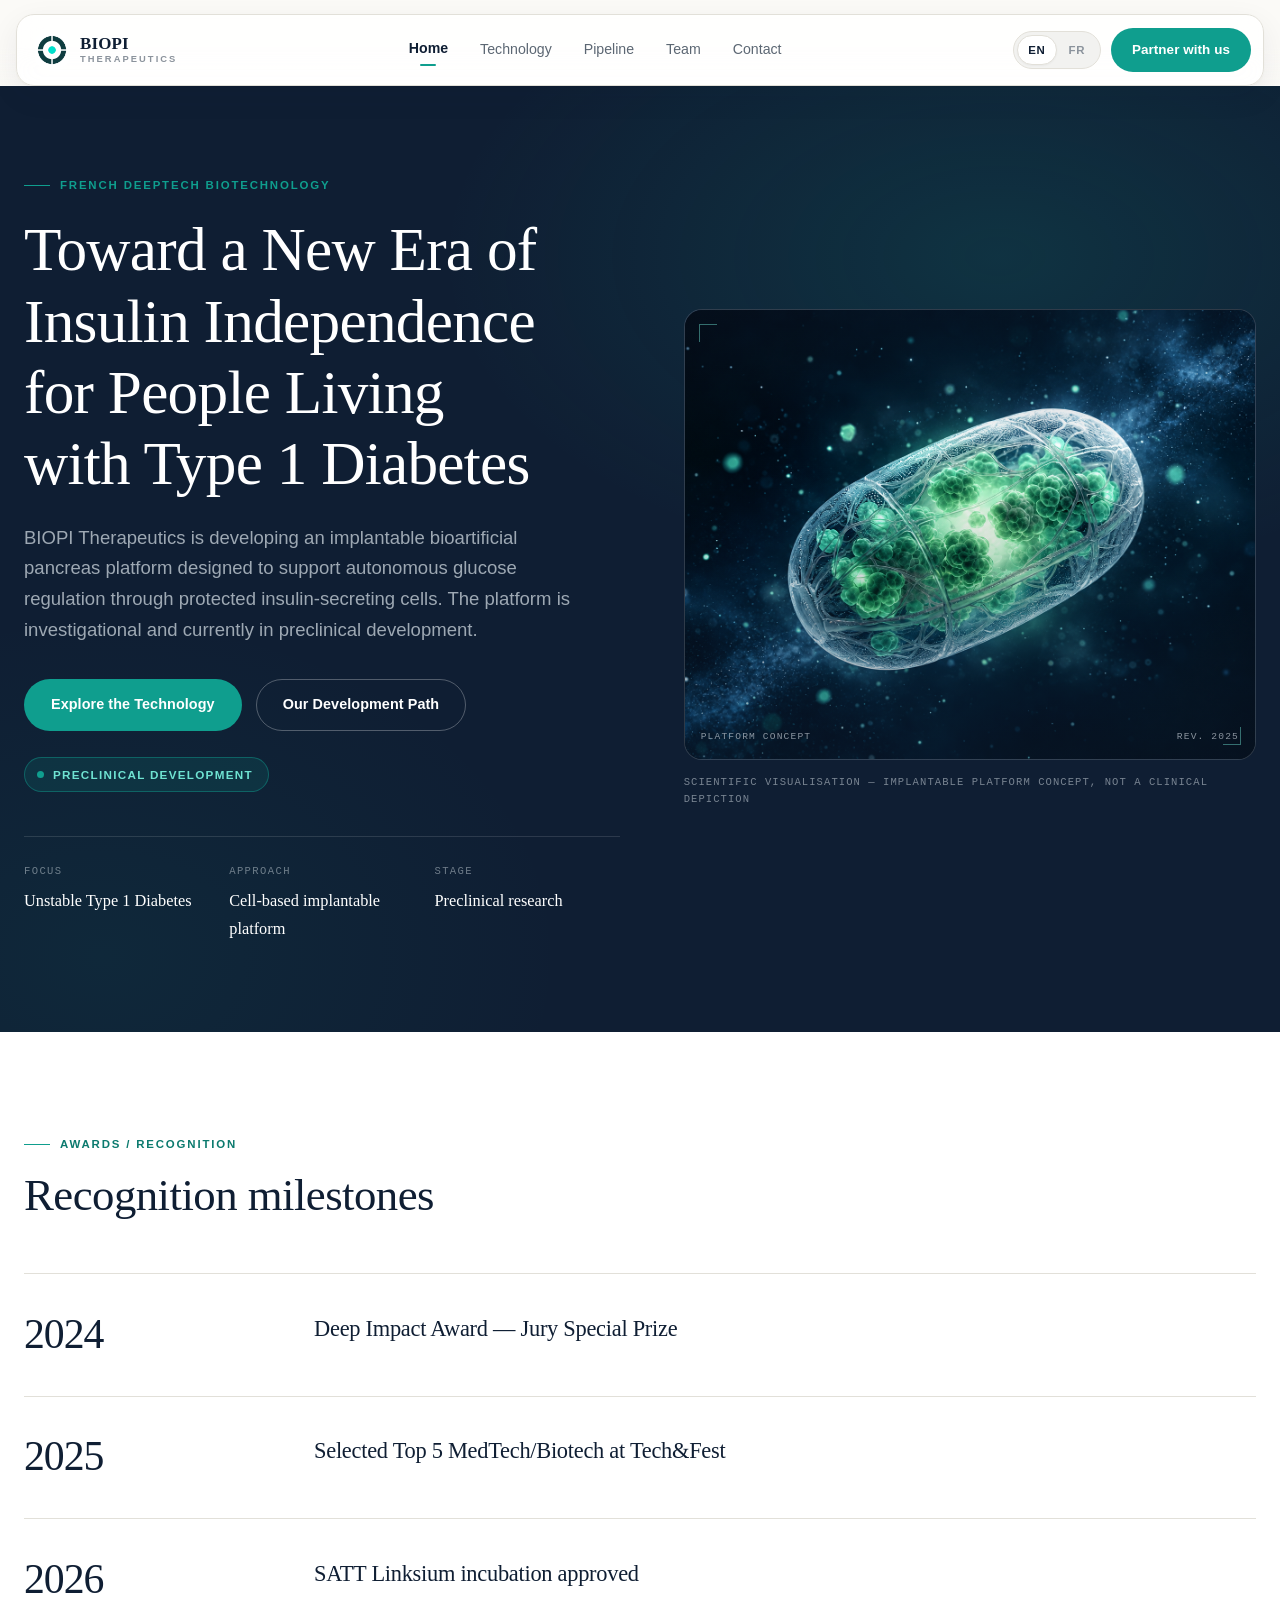
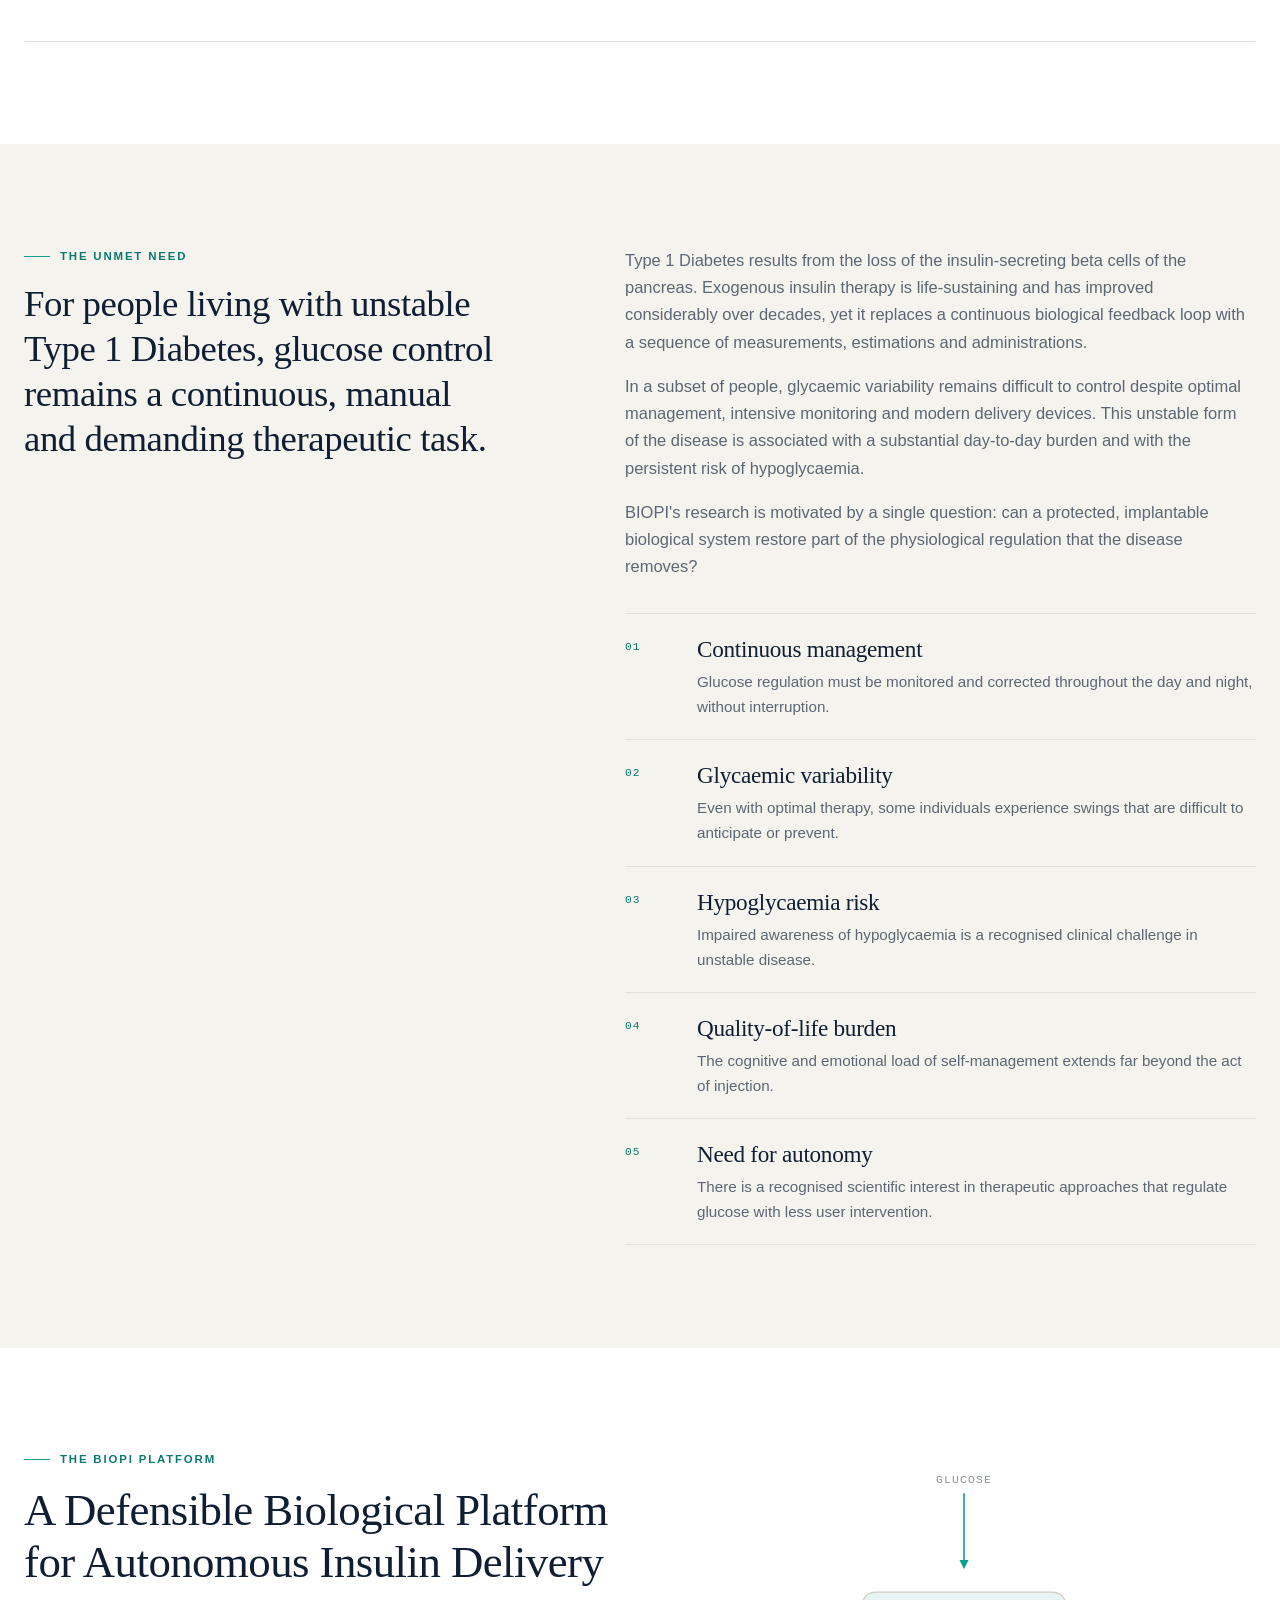
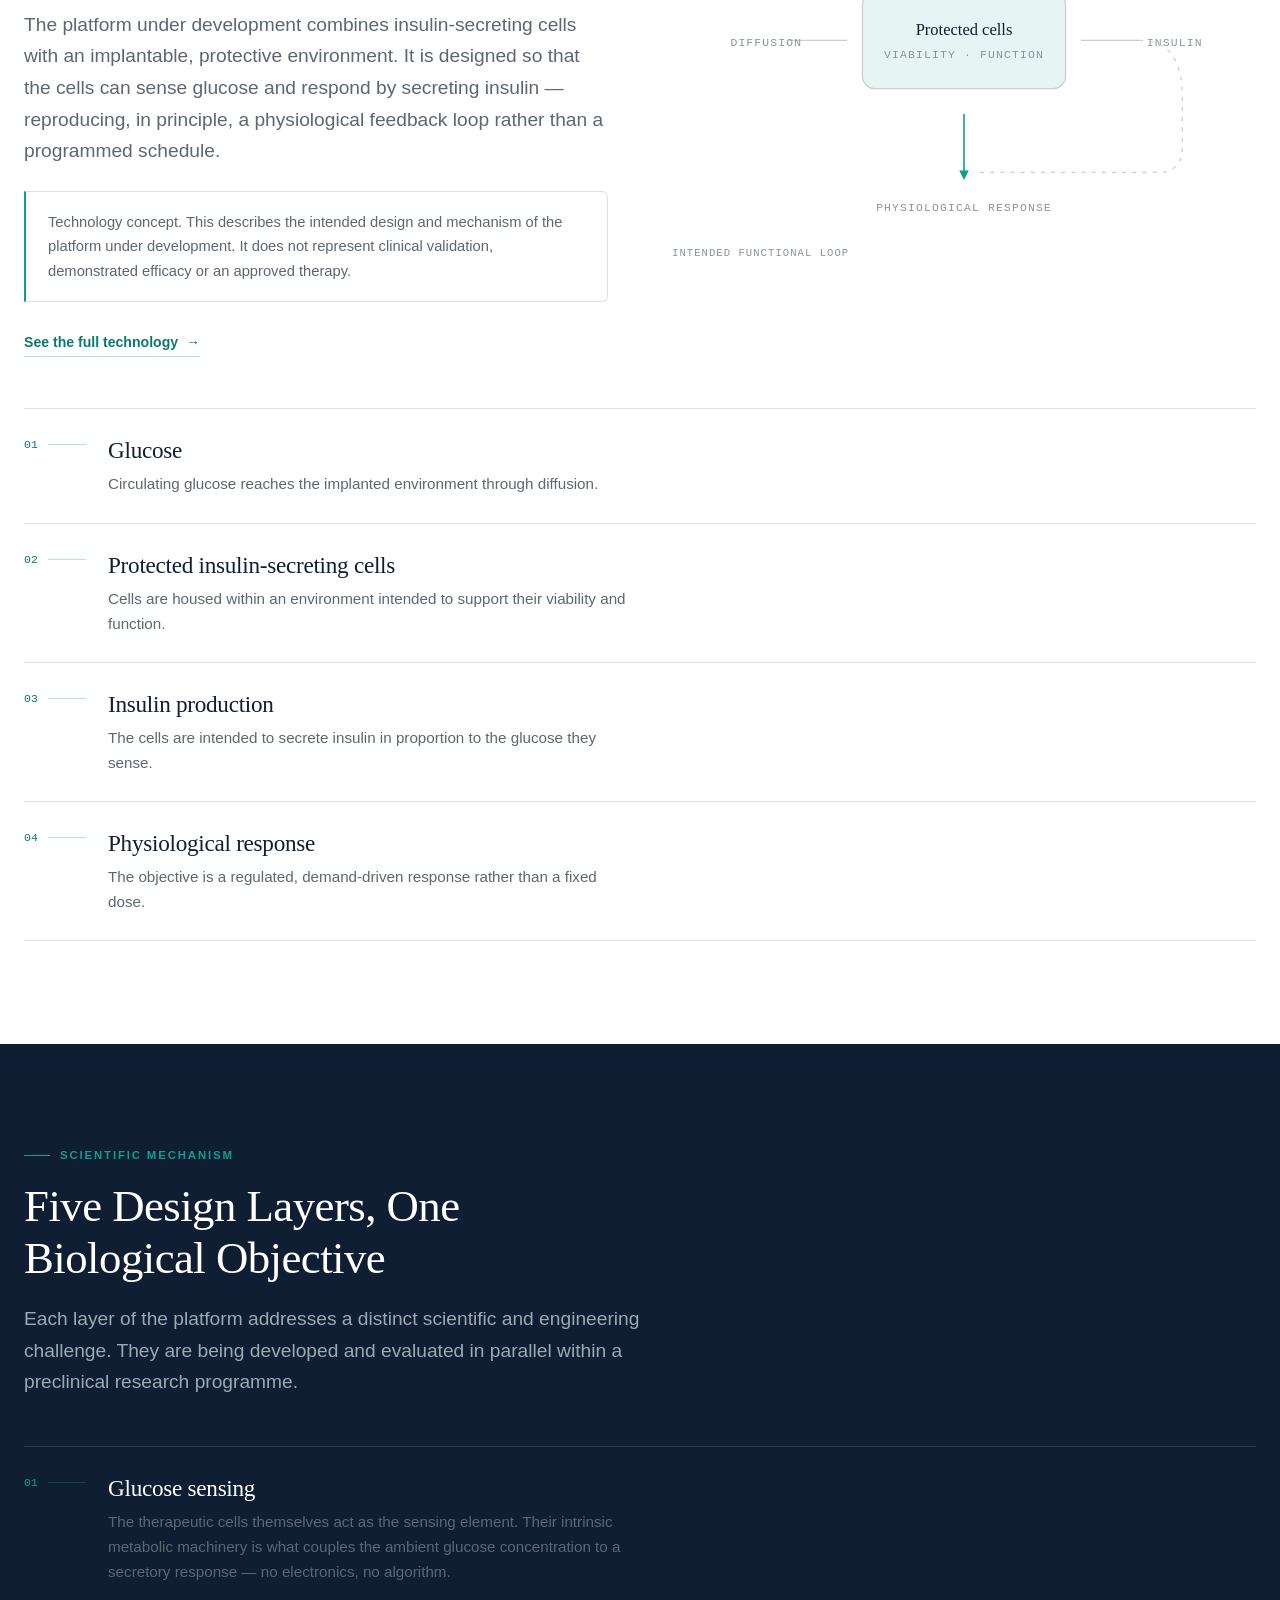
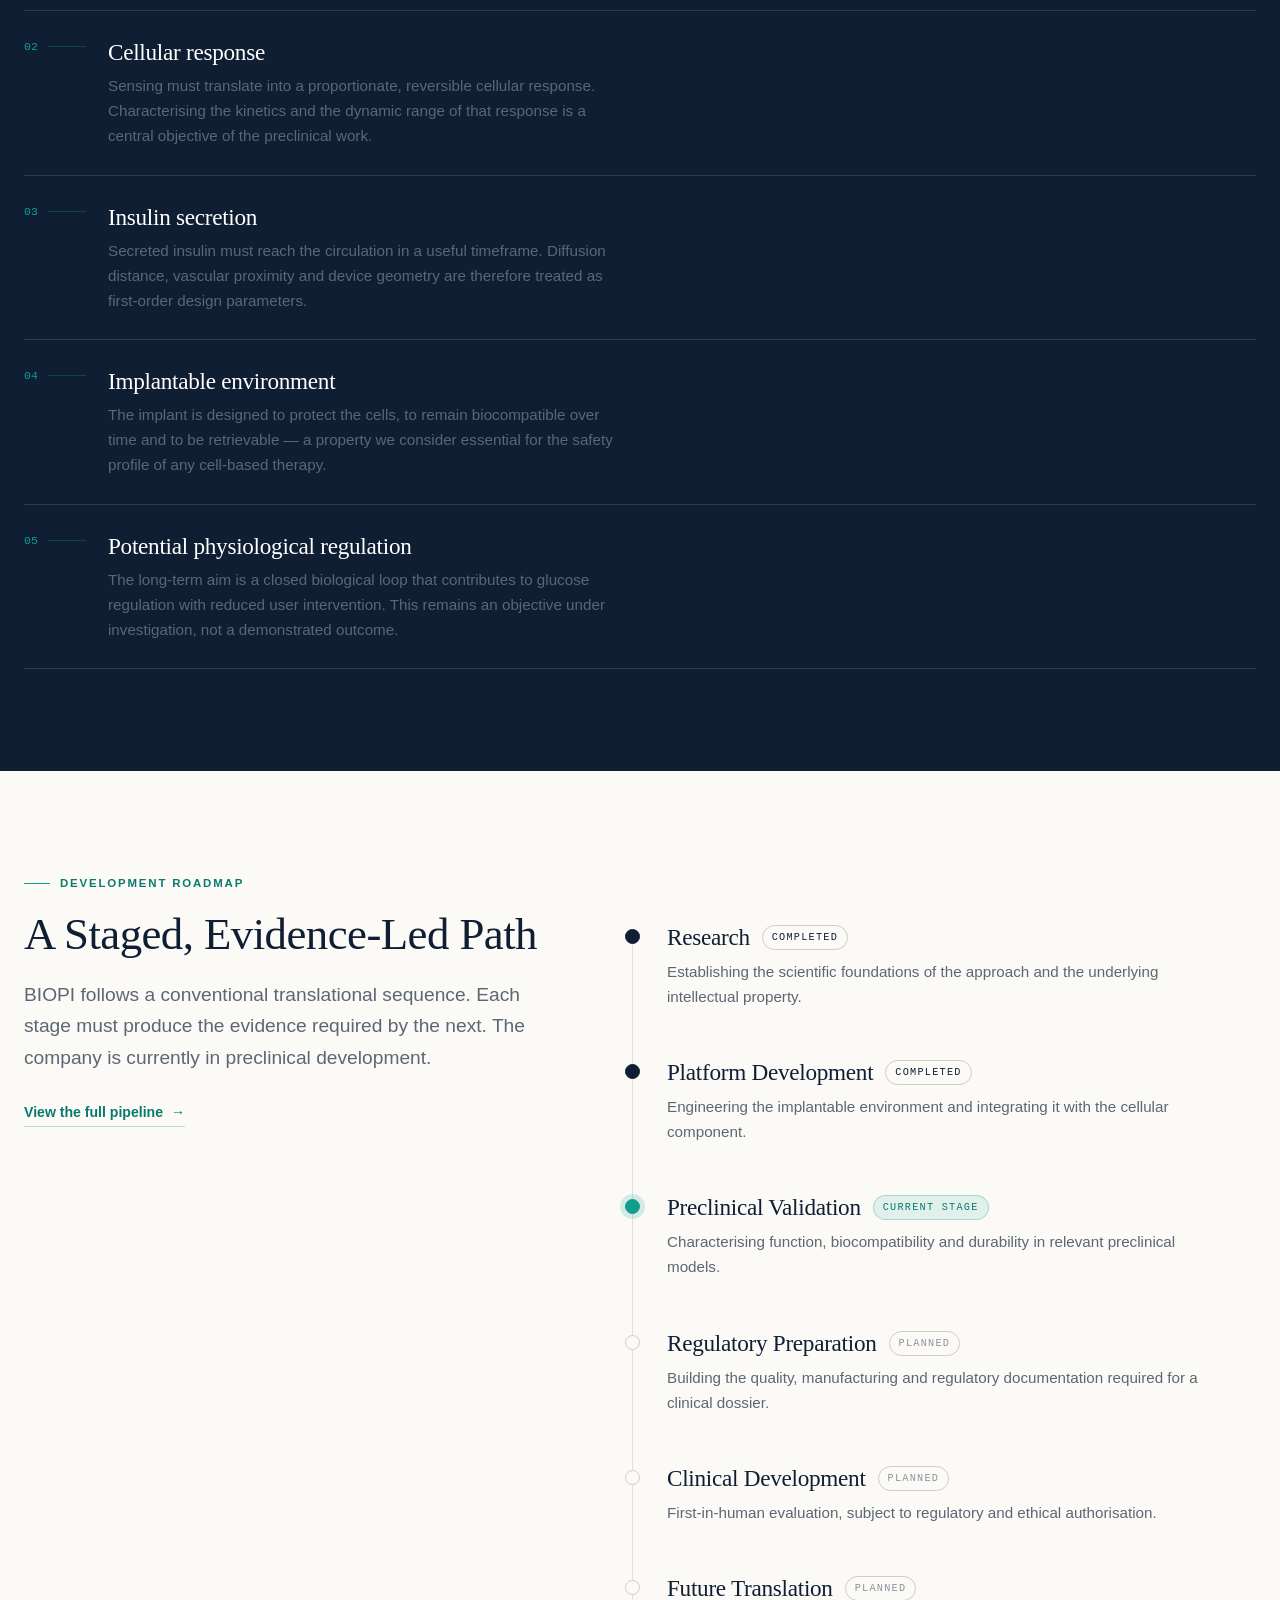
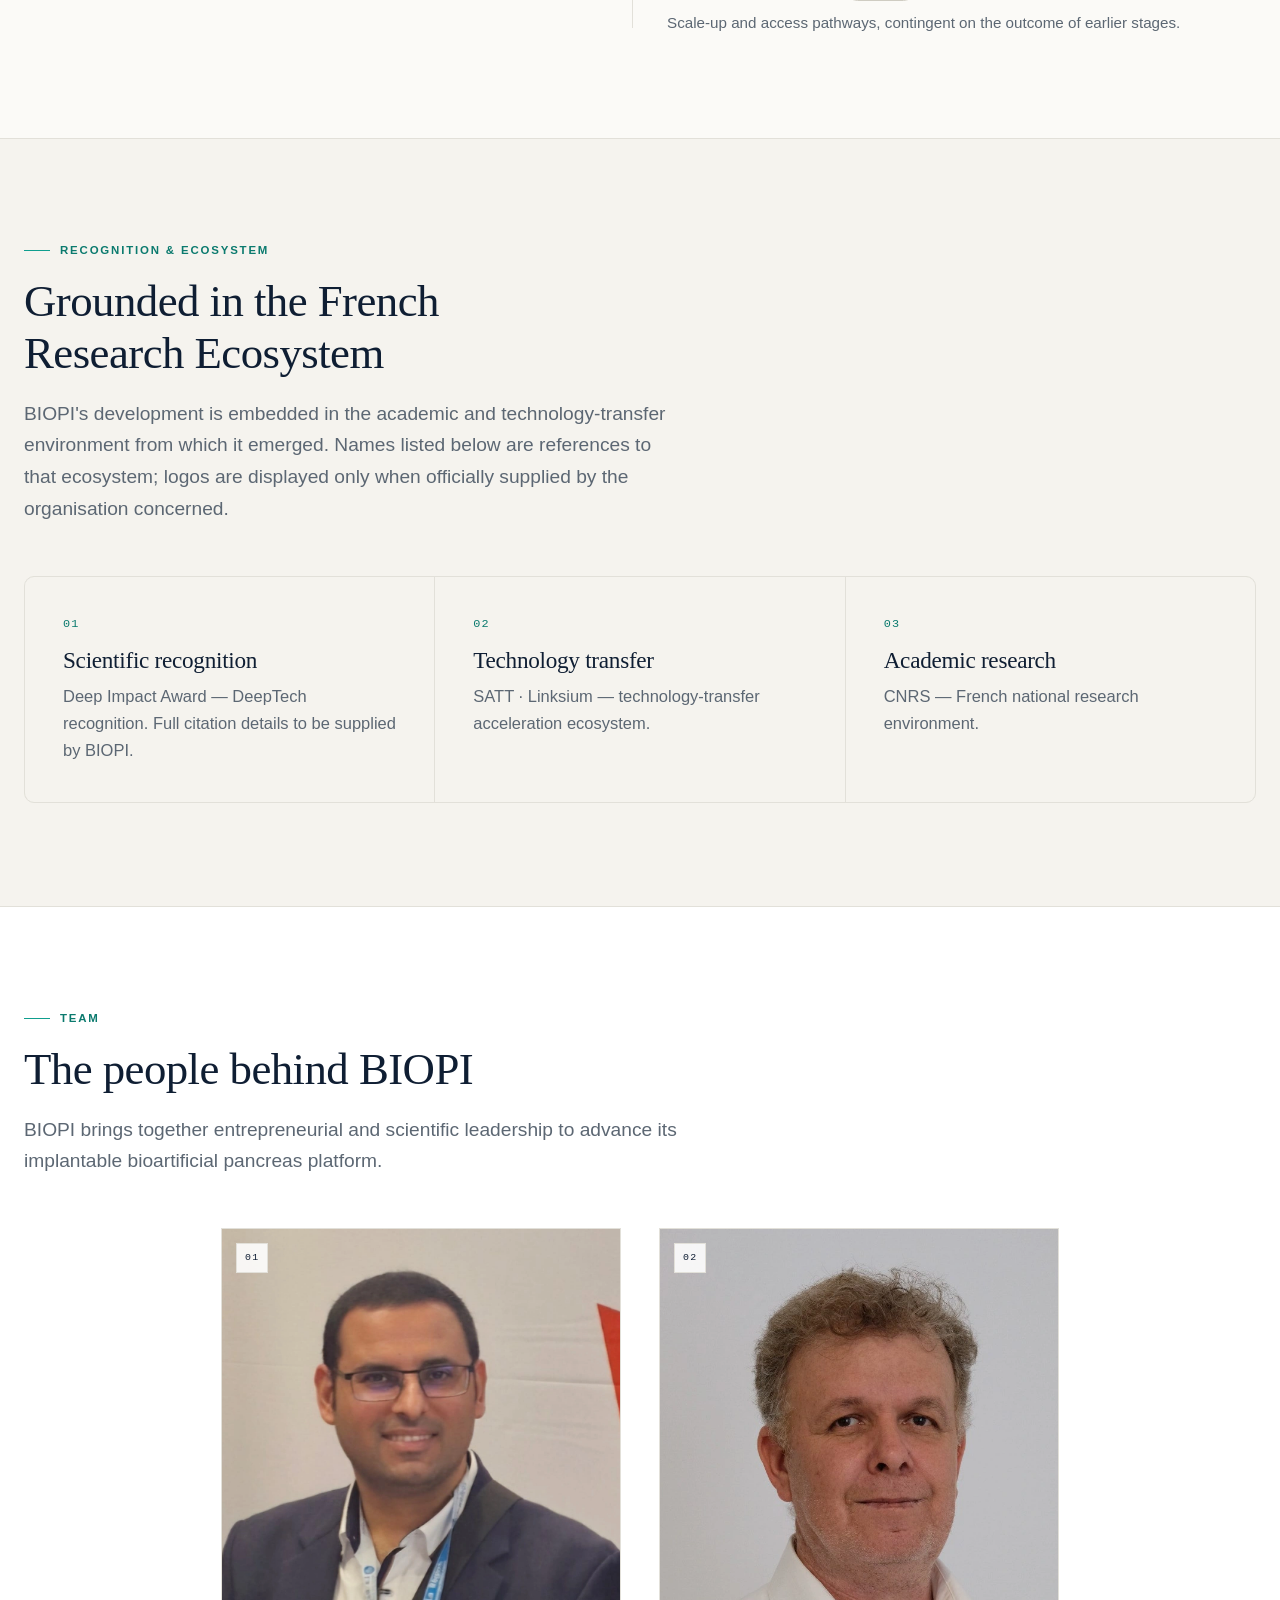
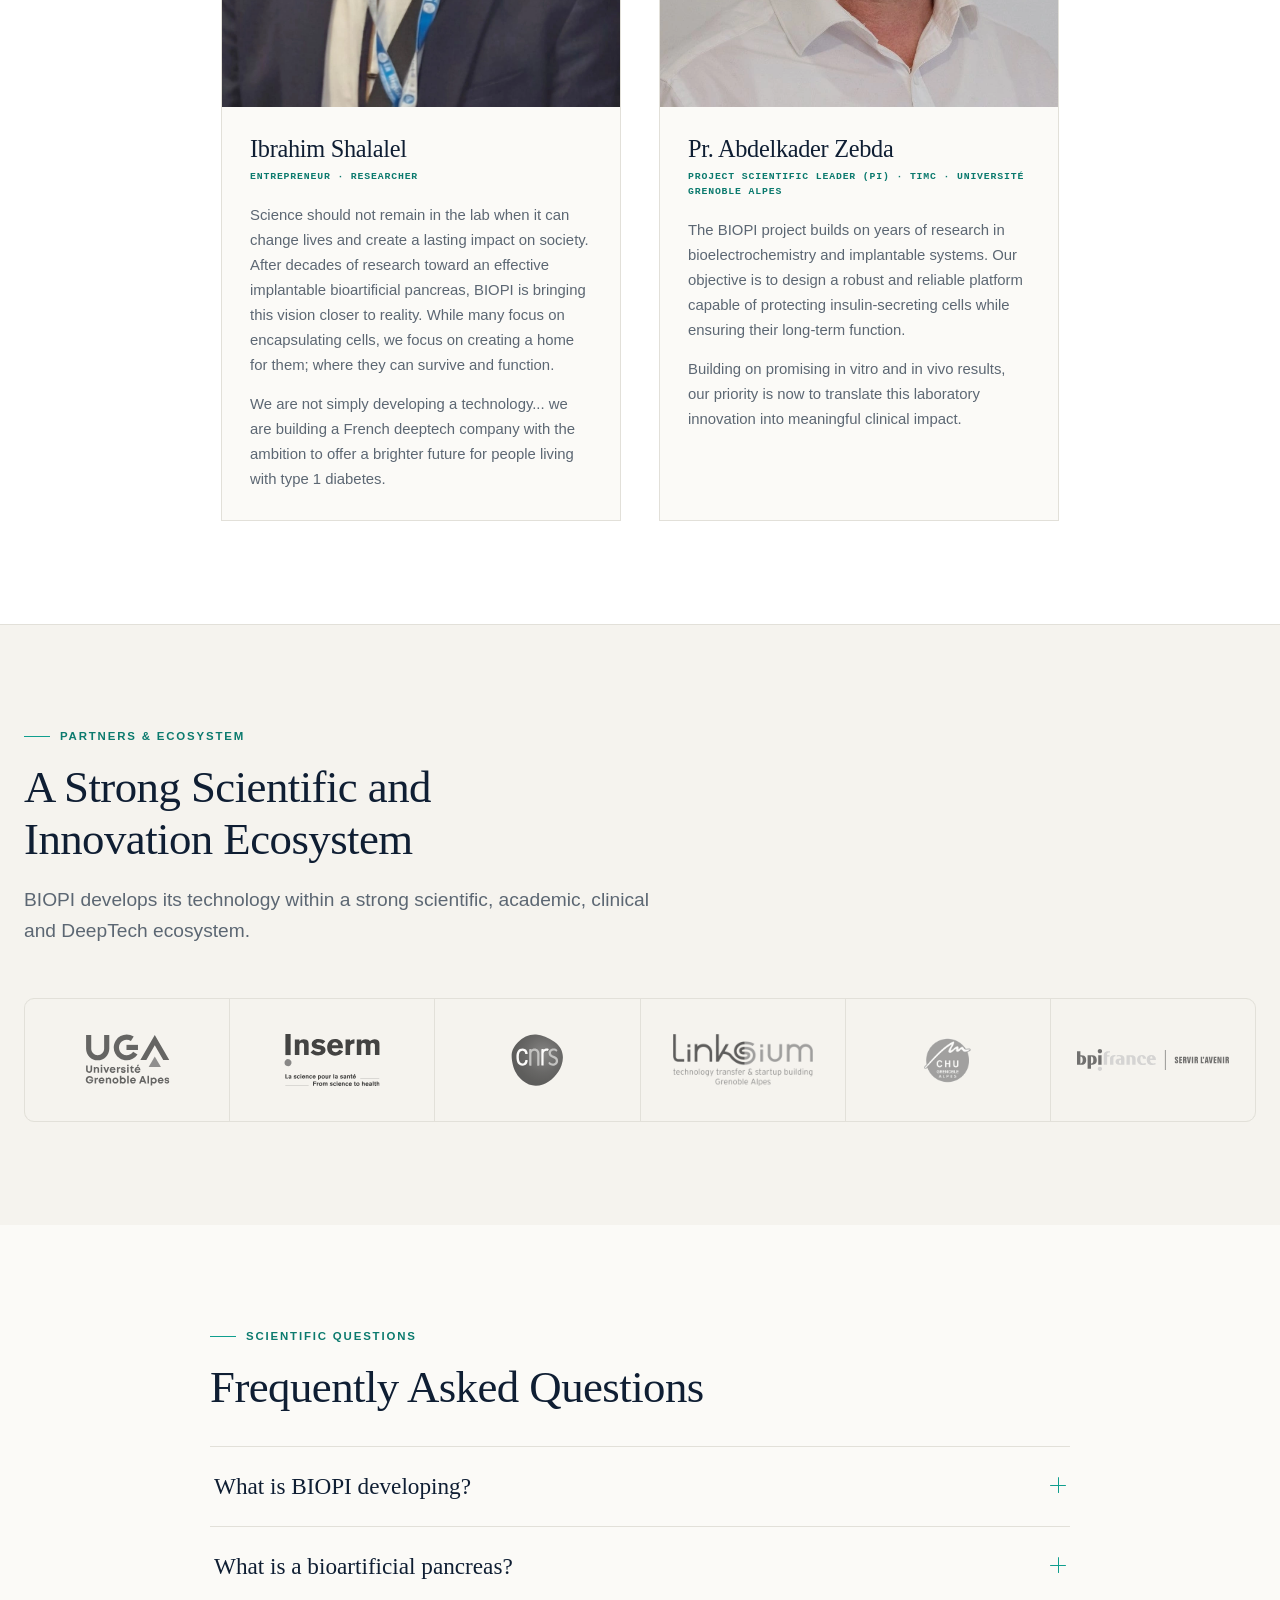
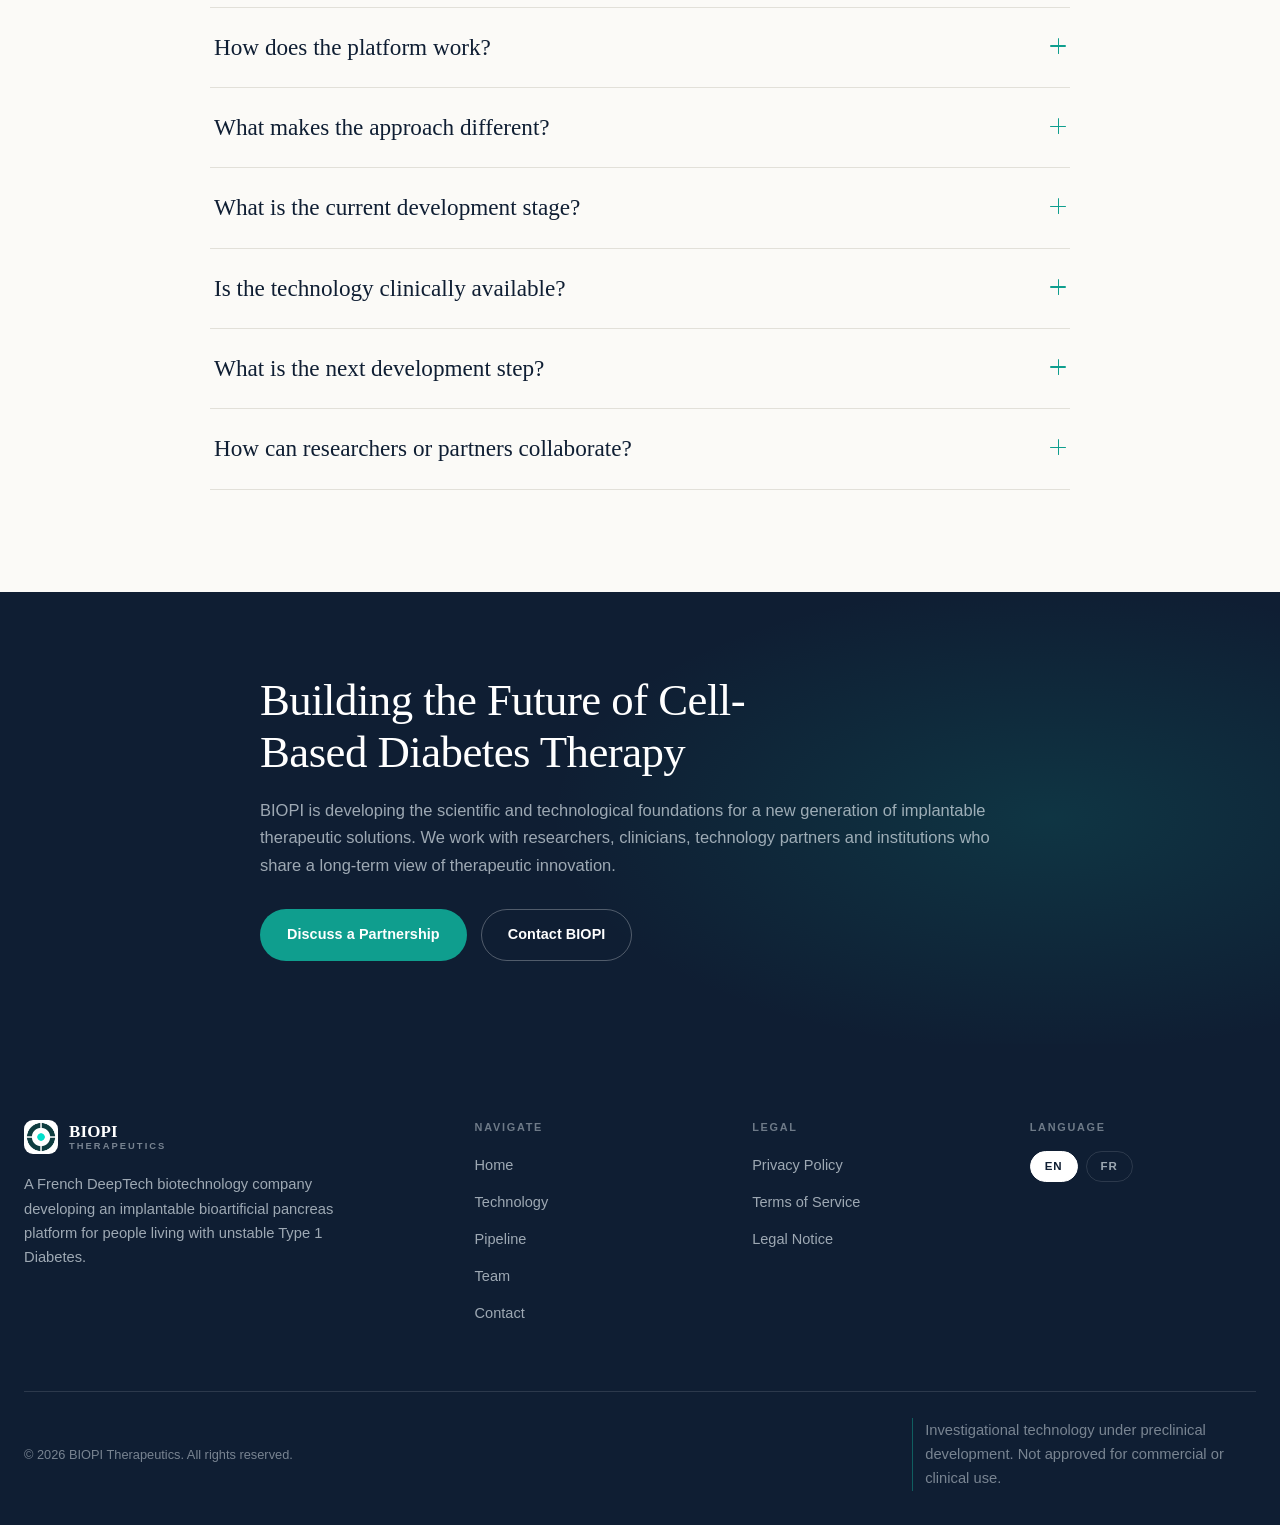
<file: biopi/index.html>
<!DOCTYPE html>
<html lang="en">
<head>
  <meta charset="UTF-8">
  <meta name="viewport" content="width=device-width, initial-scale=1">
  <title>BIOPI Therapeutics — Implantable Bioartificial Pancreas Platform</title>
  <meta name="description" content="BIOPI Therapeutics is a French DeepTech biotechnology company developing an implantable bioartificial pancreas platform for unstable Type 1 Diabetes. Preclinical development.">
  <meta name="keywords" content="BIOPI Therapeutics, bioartificial pancreas, Type 1 Diabetes, implantable platform, cell therapy, encapsulation, biotechnology, DeepTech, France, preclinical research">
  <meta name="author" content="BIOPI Therapeutics">
  <meta name="robots" content="index, follow">
  <link rel="canonical" href="https://www.biopi-therapeutics.com/">

  <meta property="og:type" content="website">
  <meta property="og:site_name" content="BIOPI Therapeutics">
  <meta property="og:locale" content="en_GB">
  <meta property="og:locale:alternate" content="fr_FR">
  <meta property="og:title" content="BIOPI Therapeutics — Implantable Bioartificial Pancreas Platform">
  <meta property="og:description" content="BIOPI Therapeutics is a French DeepTech biotechnology company developing an implantable bioartificial pancreas platform for unstable Type 1 Diabetes. Preclinical development.">
  <meta property="og:image" content="assets/img/apple-touch-icon.png">
  <meta name="twitter:card" content="summary_large_image">
  <meta name="twitter:title" content="BIOPI Therapeutics — Implantable Bioartificial Pancreas Platform">
  <meta name="twitter:description" content="BIOPI Therapeutics is a French DeepTech biotechnology company developing an implantable bioartificial pancreas platform for unstable Type 1 Diabetes. Preclinical development.">

  <link rel="icon" type="image/png" href="assets/img/apple-touch-icon.ico">
  <link rel="apple-touch-icon" sizes="180x180" href="assets/img/apple-touch-icon.png">
  <link rel="icon" type="image/png" sizes="192x192" href="assets/img/apple-touch-icon.png">
  <meta name="theme-color" content="#0F1E33">

  <link rel="stylesheet" href="css/style.css">
  <link rel="stylesheet" href="css/responsive.css">
  <link rel="stylesheet" href="css/animations.css">
</head>
<body data-page="home">
  <a class="skip-link" href="#main" data-i18n="a11y.skip">Skip to main content</a>
  <header class="site-header">
    <nav class="navbar" data-i18n-attr="aria-label:nav.aria.primary">
      <a class="brand" href="index.html" data-i18n-attr="aria-label:nav.aria.brand">
        <img class="brand__mark" src="assets/img/logo.png" alt="" width="34" height="34" aria-hidden="true">
        <span class="brand__text">
          <span class="brand__name" data-i18n="brand.name">BIOPI</span>
          <span class="brand__sub" data-i18n="brand.sub">Therapeutics</span>
        </span>
      </a>
      <ul class="nav-links">
          <li><a href="index.html" data-nav="home" data-i18n="nav.home">Home</a></li>
          <li><a href="technology.html" data-nav="technology" data-i18n="nav.technology">Technology</a></li>
          <li><a href="pipeline.html" data-nav="pipeline" data-i18n="nav.pipeline">Pipeline</a></li>
          <li><a href="team.html" data-nav="team" data-i18n="nav.team">Team</a></li>
          <li><a href="contact.html" data-nav="contact" data-i18n="nav.contact">Contact</a></li>
      </ul>
      <div class="nav-actions">
        <div class="lang-switch" data-lang-switch data-active="en" role="group" data-i18n-attr="aria-label:lang.aria.group">
          <span class="lang-switch__thumb" aria-hidden="true"></span>
          <button type="button" data-lang="en" aria-pressed="true" data-i18n-attr="aria-label:lang.aria.en">EN</button>
          <button type="button" data-lang="fr" aria-pressed="false" data-i18n-attr="aria-label:lang.aria.fr">FR</button>
        </div>
        <a class="btn btn--primary nav-cta" href="contact.html" data-i18n="nav.cta">Partner with us</a>
        <button class="nav-toggle" type="button" aria-expanded="false" aria-controls="mobile-menu" aria-label="Open the main menu">
          <span class="nav-toggle__bars" aria-hidden="true"></span>
        </button>
      </div>
    </nav>
    <div class="mobile-menu" id="mobile-menu" data-i18n-attr="aria-label:nav.aria.mobile">
      <ul>
          <li><a href="index.html" data-nav="home" data-i18n="nav.home">Home</a></li>
          <li><a href="technology.html" data-nav="technology" data-i18n="nav.technology">Technology</a></li>
          <li><a href="pipeline.html" data-nav="pipeline" data-i18n="nav.pipeline">Pipeline</a></li>
          <li><a href="team.html" data-nav="team" data-i18n="nav.team">Team</a></li>
          <li><a href="contact.html" data-nav="contact" data-i18n="nav.contact">Contact</a></li>
      </ul>
      <div class="mobile-menu__foot">
        <a class="btn btn--primary" href="contact.html" data-i18n="nav.cta" style="width:100%">Partner with us</a>
      </div>
    </div>
  </header>
  <main id="main">
    <section class="hero">
      <div class="shell hero__grid">
        <div>
          <p class="eyebrow hero__eyebrow" data-i18n="home.hero.eyebrow">French DeepTech biotechnology</p>
          <h1 data-i18n="home.hero.h1">Toward a New Era of Insulin Independence for People Living with Type 1 Diabetes</h1>
          <p class="hero__lede" data-i18n="home.hero.lede">BIOPI Therapeutics is developing an implantable bioartificial pancreas platform.</p>
          <div class="btn-row">
            <a class="btn btn--primary" href="technology.html" data-i18n="home.hero.cta1">Explore the Technology</a>
            <a class="btn btn--on-dark" href="pipeline.html" data-i18n="home.hero.cta2">Our Development Path</a>
          </div>
          <p style="margin-top:26px"><span class="status status--on-dark"><span class="status__dot" aria-hidden="true"></span><span data-i18n="home.hero.status">Preclinical Development</span></span></p>
          <div class="hero__meta">
            <div><span data-i18n="home.hero.meta1k">Focus</span><strong data-i18n="home.hero.meta1v">Unstable Type 1 Diabetes</strong></div>
            <div><span data-i18n="home.hero.meta2k">Approach</span><strong data-i18n="home.hero.meta2v">Cell-based implantable platform</strong></div>
            <div><span data-i18n="home.hero.meta3k">Stage</span><strong data-i18n="home.hero.meta3v">Preclinical research</strong></div>
          </div>
        </div>

        <figure class="hero__visual" style="margin:0">
          <div class="visual-frame">
            <img class="visual-fallback" src="assets/img/Model.png" alt="" hidden aria-hidden="true">
            <span class="visual-frame__veil" aria-hidden="true"></span>
            <span class="visual-frame__corner visual-frame__corner--tl" aria-hidden="true"></span>
            <span class="visual-frame__corner visual-frame__corner--br" aria-hidden="true"></span>
            <div class="visual-frame__ticks" aria-hidden="true">
              <span data-i18n="home.hero.tick1">Platform concept</span>
              <span data-i18n="home.hero.tick2">Rev. 2025</span>
            </div>
            <button class="video-toggle" type="button" hidden data-i18n="home.hero.videoPause">Pause</button>
          </div>
          <figcaption class="visual-caption" data-i18n="home.hero.videoCaption">Scientific visualisation.</figcaption>
        </figure>
      </div>
    </section>

  <aside class="recognition" aria-label="Recognition">
    <div class="shell recognition__inner">
      <p class="recognition__label" data-i18n="recog.label">BIOPI Therapeutics · Award-winning biotechnology innovation</p>
      <ul class="recognition__list">
        <li><span data-i18n="recog.1">Deep Impact Award</span></li>
        <li><span data-i18n="recog.2">SATT</span></li>
        <li><span data-i18n="recog.3">Linksium</span></li>
        <li><span data-i18n="recog.4">CNRS</span></li>
      </ul>
    </div>
  </aside>

    <section class="section section--paper2" aria-labelledby="need-h">
      <div class="shell split">
        <div data-reveal="left">
          <p class="eyebrow" data-i18n="need.eyebrow">The unmet need</p>
          <h2 class="split__statement" id="need-h" data-i18n="need.statement">Glucose control remains a continuous therapeutic task.</h2>
        </div>
        <div data-reveal>
          <div class="prose">
            <p data-i18n="need.p1">Paragraph.</p>
            <p data-i18n="need.p2">Paragraph.</p>
            <p data-i18n="need.p3">Paragraph.</p>
          </div>
          <ul class="annot-list">
        <li>
          <span class="annot-list__k">01</span>
          <div>
            <h3 data-i18n="need.i1t">Item</h3>
            <p data-i18n="need.i1d">Description</p>
          </div>
        </li>
        <li>
          <span class="annot-list__k">02</span>
          <div>
            <h3 data-i18n="need.i2t">Item</h3>
            <p data-i18n="need.i2d">Description</p>
          </div>
        </li>
        <li>
          <span class="annot-list__k">03</span>
          <div>
            <h3 data-i18n="need.i3t">Item</h3>
            <p data-i18n="need.i3d">Description</p>
          </div>
        </li>
        <li>
          <span class="annot-list__k">04</span>
          <div>
            <h3 data-i18n="need.i4t">Item</h3>
            <p data-i18n="need.i4d">Description</p>
          </div>
        </li>
        <li>
          <span class="annot-list__k">05</span>
          <div>
            <h3 data-i18n="need.i5t">Item</h3>
            <p data-i18n="need.i5d">Description</p>
          </div>
        </li>
          </ul>
          <p class="placeholder-note" data-i18n="need.note">Note.</p>
        </div>
      </div>
    </section>

    <section class="section section--white" aria-labelledby="plat-h">
      <div class="shell split split--even">
        <div data-reveal="left">
          <p class="eyebrow" data-i18n="plat.eyebrow">The BIOPI platform</p>
          <h2 id="plat-h" data-i18n="plat.h2">A Defensible Biological Platform for Autonomous Insulin Delivery</h2>
          <p class="lede" style="margin-top:20px" data-i18n="plat.lede">Lede.</p>
          <p class="callout" data-i18n="plat.disclaimer">Technology concept.</p>
          <p style="margin-top:26px"><a class="link-arrow" href="technology.html" data-i18n="plat.cta">See the full technology</a></p>
        </div>
        <figure style="margin:0" data-reveal>
          <svg class="schematic" viewBox="0 0 460 300" role="img" data-i18n-attr="aria-label:plat.diagram.aria">
          <rect x="150" y="112" width="160" height="76" rx="10" class="s-line s-fill"/>
          <text x="230" y="146" text-anchor="middle" class="s-title">Protected cells</text>
          <text x="230" y="164" text-anchor="middle" class="s-label">viability · function</text>
          <path d="M230 34 v58" class="s-accent" marker-end="url(#ar)"/>
          <path d="M230 208 v50" class="s-accent" marker-end="url(#ar)"/>
          <path d="M92 150 h46" class="s-line"/>
          <path d="M322 150 h46" class="s-line"/>
          <text x="230" y="26" text-anchor="middle" class="s-label">Glucose</text>
          <text x="230" y="284" text-anchor="middle" class="s-label">Physiological response</text>
          <text x="46" y="154" class="s-label">Diffusion</text>
          <text x="374" y="154" class="s-label">Insulin</text>
          <path d="M368 150 q34 0 34 44 v40 q0 20 -20 20 h-140" class="s-line" stroke-dasharray="3 5"/>
          <defs><marker id="ar" viewBox="0 0 8 8" refX="6" refY="4" markerWidth="6" markerHeight="6" orient="auto">
            <path d="M0 0 L8 4 L0 8 z" fill="#0F9E8E"/></marker></defs>
        </svg>
          <figcaption class="visual-caption" style="color:var(--text-faint)" data-i18n="plat.diagram.title">Intended functional loop</figcaption>
        </figure>
      </div>
      <div class="shell" style="margin-top:clamp(32px,4vw,56px)">
    <div class="flow">
      <article class="flow__step" data-reveal data-reveal-delay="1">
        <p class="flow__idx">01</p>
        <div class="flow__body">
          <h3 data-i18n="plat.s1t">Step</h3>
          <p data-i18n="plat.s1d">Description</p>
        </div>
      </article>
      <article class="flow__step" data-reveal data-reveal-delay="2">
        <p class="flow__idx">02</p>
        <div class="flow__body">
          <h3 data-i18n="plat.s2t">Step</h3>
          <p data-i18n="plat.s2d">Description</p>
        </div>
      </article>
      <article class="flow__step" data-reveal data-reveal-delay="3">
        <p class="flow__idx">03</p>
        <div class="flow__body">
          <h3 data-i18n="plat.s3t">Step</h3>
          <p data-i18n="plat.s3d">Description</p>
        </div>
      </article>
      <article class="flow__step" data-reveal data-reveal-delay="4">
        <p class="flow__idx">04</p>
        <div class="flow__body">
          <h3 data-i18n="plat.s4t">Step</h3>
          <p data-i18n="plat.s4d">Description</p>
        </div>
      </article>
    </div>
      </div>
    </section>

    <section class="section section--navy" aria-labelledby="mech-h">
      <div class="shell">
        <div style="max-width:720px">
          <p class="eyebrow" data-i18n="mech.eyebrow">Scientific mechanism</p>
          <h2 id="mech-h" data-i18n="mech.h2">Five Design Layers, One Biological Objective</h2>
          <p class="lede" style="margin-top:18px" data-i18n="mech.lede">Lede.</p>
        </div>
    <div class="flow">
      <article class="flow__step" data-reveal data-reveal-delay="1">
        <p class="flow__idx">01</p>
        <div class="flow__body">
          <h3 data-i18n="mech.l1t">Step</h3>
          <p data-i18n="mech.l1d">Description</p>
        </div>
      </article>
      <article class="flow__step" data-reveal data-reveal-delay="2">
        <p class="flow__idx">02</p>
        <div class="flow__body">
          <h3 data-i18n="mech.l2t">Step</h3>
          <p data-i18n="mech.l2d">Description</p>
        </div>
      </article>
      <article class="flow__step" data-reveal data-reveal-delay="3">
        <p class="flow__idx">03</p>
        <div class="flow__body">
          <h3 data-i18n="mech.l3t">Step</h3>
          <p data-i18n="mech.l3d">Description</p>
        </div>
      </article>
      <article class="flow__step" data-reveal data-reveal-delay="4">
        <p class="flow__idx">04</p>
        <div class="flow__body">
          <h3 data-i18n="mech.l4t">Step</h3>
          <p data-i18n="mech.l4d">Description</p>
        </div>
      </article>
      <article class="flow__step" data-reveal data-reveal-delay="4">
        <p class="flow__idx">05</p>
        <div class="flow__body">
          <h3 data-i18n="mech.l5t">Step</h3>
          <p data-i18n="mech.l5d">Description</p>
        </div>
      </article>
    </div>
      </div>
    </section>

    <section class="section" aria-labelledby="road-h">
      <div class="shell split">
        <div data-reveal="left">
          <p class="eyebrow" data-i18n="road.eyebrow">Development roadmap</p>
          <h2 id="road-h" data-i18n="road.h2">A Staged, Evidence-Led Path</h2>
          <p class="lede" style="margin-top:18px" data-i18n="road.lede">Lede.</p>
          <p style="margin-top:24px"><a class="link-arrow" href="pipeline.html" data-i18n="road.cta">View the full pipeline</a></p>
        </div>
        <div>
    <div class="timeline">
      <article class="tl-item" data-state="done" data-reveal>
        <div class="tl-item__meta">
          <h3 data-i18n="road.s1t">Stage</h3>
          <span class="tl-tag" data-i18n="road.tag.done">Stage</span>
        </div>
        <p data-i18n="road.s1d">Description</p>
      </article>
      <article class="tl-item" data-state="done" data-reveal>
        <div class="tl-item__meta">
          <h3 data-i18n="road.s2t">Stage</h3>
          <span class="tl-tag" data-i18n="road.tag.done">Stage</span>
        </div>
        <p data-i18n="road.s2d">Description</p>
      </article>
      <article class="tl-item" data-state="current" data-reveal>
        <div class="tl-item__meta">
          <h3 data-i18n="road.s3t">Stage</h3>
          <span class="tl-tag" data-i18n="road.tag.current">Stage</span>
        </div>
        <p data-i18n="road.s3d">Description</p>
      </article>
      <article class="tl-item" data-state="future" data-reveal>
        <div class="tl-item__meta">
          <h3 data-i18n="road.s4t">Stage</h3>
          <span class="tl-tag" data-i18n="road.tag.future">Stage</span>
        </div>
        <p data-i18n="road.s4d">Description</p>
      </article>
      <article class="tl-item" data-state="future" data-reveal>
        <div class="tl-item__meta">
          <h3 data-i18n="road.s5t">Stage</h3>
          <span class="tl-tag" data-i18n="road.tag.future">Stage</span>
        </div>
        <p data-i18n="road.s5d">Description</p>
      </article>
      <article class="tl-item" data-state="future" data-reveal>
        <div class="tl-item__meta">
          <h3 data-i18n="road.s6t">Stage</h3>
          <span class="tl-tag" data-i18n="road.tag.future">Stage</span>
        </div>
        <p data-i18n="road.s6d">Description</p>
      </article>
    </div>
        </div>
      </div>
    </section>

    <section class="section section--paper2 section--rule" aria-labelledby="mom-h">
      <div class="shell">
        <div style="max-width:720px" data-reveal>
          <p class="eyebrow" data-i18n="mom.eyebrow">Recognition &amp; ecosystem</p>
          <h2 id="mom-h" data-i18n="mom.h2">Grounded in the French Research Ecosystem</h2>
          <p class="lede" style="margin-top:18px" data-i18n="mom.lede">Lede.</p>
        </div>
        <div class="grid grid--3" style="margin-top:clamp(32px,4vw,52px)" data-reveal>
        <article>
          <span class="num-marker">01</span>
          <h3 data-i18n="mom.c1t">Category</h3>
          <p class="prose" style="margin-top:8px" data-i18n="mom.c1d">Description</p>
        </article>
        <article>
          <span class="num-marker">02</span>
          <h3 data-i18n="mom.c2t">Category</h3>
          <p class="prose" style="margin-top:8px" data-i18n="mom.c2d">Description</p>
        </article>
        <article>
          <span class="num-marker">03</span>
          <h3 data-i18n="mom.c3t">Category</h3>
          <p class="prose" style="margin-top:8px" data-i18n="mom.c3d">Description</p>
        </article>
        </div>
      </div>
    </section>

    <section class="section section--white" aria-labelledby="lead-h">
      <div class="shell">
        <div style="max-width:720px" data-reveal>
          <p class="eyebrow" data-i18n="lead.eyebrow">Scientific leadership</p>
          <h2 id="lead-h" data-i18n="lead.h2">Expertise Across Biology, Engineering and Translation</h2>
          <p class="lede" style="margin-top:18px" data-i18n="lead.lede">Lede.</p>
        </div>
        <div class="people" style="margin-top:clamp(32px,4vw,52px)">
        <article class="person" data-reveal>
          <p class="person__slot" aria-hidden="true" data-i18n="lead.placeholderInitial">—</p>
          <h3 data-i18n="lead.slot1t">Role group</h3>
          <p class="person__role" data-i18n="team.slot.role">Position to be published</p>
          <p class="person__bio" data-i18n="lead.slot1d">Placeholder.</p>
        </article>
        <article class="person" data-reveal>
          <p class="person__slot" aria-hidden="true" data-i18n="lead.placeholderInitial">—</p>
          <h3 data-i18n="lead.slot2t">Role group</h3>
          <p class="person__role" data-i18n="team.slot.role">Position to be published</p>
          <p class="person__bio" data-i18n="lead.slot2d">Placeholder.</p>
        </article>
        </div>
        <p style="margin-top:26px"><a class="link-arrow" href="team.html" data-i18n="lead.cta">Meet the team</a></p>
      </div>
    </section>

    <section class="section section--paper2 section--rule" aria-labelledby="partners-h">
      <div class="shell">
        <div style="max-width:720px" data-reveal>
          <p class="eyebrow" data-i18n="partners.eyebrow">Partners &amp; Ecosystem</p>
          <h2 id="partners-h" data-i18n="partners.h2">A Strong Scientific and Innovation Ecosystem</h2>
          <p class="lede" style="margin-top:18px" data-i18n="partners.lede">BIOPI develops its technology within a strong scientific, academic, clinical and DeepTech ecosystem.</p>
        </div>
        <ul class="partners" data-i18n-attr="aria-label:partners.aria" data-reveal>
          <li class="partner">
            <img class="partner__logo" src="assets/img/partners/uga.svg" alt="Université Grenoble Alpes" loading="lazy" decoding="async">
            <span class="partner__fallback" aria-hidden="true">Université Grenoble Alpes</span>
          </li>
          <li class="partner">
            <img class="partner__logo" src="assets/img/partners/inserm.svg" alt="Inserm" loading="lazy" decoding="async">
            <span class="partner__fallback" aria-hidden="true">Inserm</span>
          </li>
          <li class="partner">
            <img class="partner__logo" src="assets/img/partners/cnrs.svg" alt="CNRS" loading="lazy" decoding="async">
            <span class="partner__fallback" aria-hidden="true">CNRS</span>
          </li>
          <li class="partner">
            <img class="partner__logo" src="assets/img/partners/linksium.png" alt="Linksium" loading="lazy" decoding="async">
            <span class="partner__fallback" aria-hidden="true">Linksium</span>
          </li>
          <li class="partner">
            <img class="partner__logo" src="assets/img/partners/chu-grenoble-alpes.png" alt="CHU Grenoble Alpes" loading="lazy" decoding="async">
            <span class="partner__fallback" aria-hidden="true">CHU Grenoble Alpes</span>
          </li>
          <li class="partner">
            <img class="partner__logo" src="assets/img/partners/bpifrance.svg" alt="Bpifrance" loading="lazy" decoding="async">
            <span class="partner__fallback" aria-hidden="true">Bpifrance</span>
          </li>
        </ul>
      </div>
    </section>

    <section class="section" aria-labelledby="faq-h">
      <div class="shell--narrow">
        <div data-reveal>
          <p class="eyebrow" data-i18n="faq.eyebrow">Scientific questions</p>
          <h2 id="faq-h" data-i18n="faq.h2">Frequently Asked Questions</h2>
        </div>
    <div class="faq">
      <article class="faq__item">
        <h3>
          <button class="faq__q" type="button" id="faq-q1" aria-expanded="false" aria-controls="faq-a1">
            <span data-i18n="faq.q1">Question</span>
            <span class="faq__icon" aria-hidden="true"></span>
          </button>
        </h3>
        <div class="faq__a" id="faq-a1" role="region" aria-labelledby="faq-q1" aria-hidden="true">
          <div><p data-i18n="faq.a1">Answer</p></div>
        </div>
      </article>
      <article class="faq__item">
        <h3>
          <button class="faq__q" type="button" id="faq-q2" aria-expanded="false" aria-controls="faq-a2">
            <span data-i18n="faq.q2">Question</span>
            <span class="faq__icon" aria-hidden="true"></span>
          </button>
        </h3>
        <div class="faq__a" id="faq-a2" role="region" aria-labelledby="faq-q2" aria-hidden="true">
          <div><p data-i18n="faq.a2">Answer</p></div>
        </div>
      </article>
      <article class="faq__item">
        <h3>
          <button class="faq__q" type="button" id="faq-q3" aria-expanded="false" aria-controls="faq-a3">
            <span data-i18n="faq.q3">Question</span>
            <span class="faq__icon" aria-hidden="true"></span>
          </button>
        </h3>
        <div class="faq__a" id="faq-a3" role="region" aria-labelledby="faq-q3" aria-hidden="true">
          <div><p data-i18n="faq.a3">Answer</p></div>
        </div>
      </article>
      <article class="faq__item">
        <h3>
          <button class="faq__q" type="button" id="faq-q4" aria-expanded="false" aria-controls="faq-a4">
            <span data-i18n="faq.q4">Question</span>
            <span class="faq__icon" aria-hidden="true"></span>
          </button>
        </h3>
        <div class="faq__a" id="faq-a4" role="region" aria-labelledby="faq-q4" aria-hidden="true">
          <div><p data-i18n="faq.a4">Answer</p></div>
        </div>
      </article>
      <article class="faq__item">
        <h3>
          <button class="faq__q" type="button" id="faq-q5" aria-expanded="false" aria-controls="faq-a5">
            <span data-i18n="faq.q5">Question</span>
            <span class="faq__icon" aria-hidden="true"></span>
          </button>
        </h3>
        <div class="faq__a" id="faq-a5" role="region" aria-labelledby="faq-q5" aria-hidden="true">
          <div><p data-i18n="faq.a5">Answer</p></div>
        </div>
      </article>
      <article class="faq__item">
        <h3>
          <button class="faq__q" type="button" id="faq-q6" aria-expanded="false" aria-controls="faq-a6">
            <span data-i18n="faq.q6">Question</span>
            <span class="faq__icon" aria-hidden="true"></span>
          </button>
        </h3>
        <div class="faq__a" id="faq-a6" role="region" aria-labelledby="faq-q6" aria-hidden="true">
          <div><p data-i18n="faq.a6">Answer</p></div>
        </div>
      </article>
      <article class="faq__item">
        <h3>
          <button class="faq__q" type="button" id="faq-q7" aria-expanded="false" aria-controls="faq-a7">
            <span data-i18n="faq.q7">Question</span>
            <span class="faq__icon" aria-hidden="true"></span>
          </button>
        </h3>
        <div class="faq__a" id="faq-a7" role="region" aria-labelledby="faq-q7" aria-hidden="true">
          <div><p data-i18n="faq.a7">Answer</p></div>
        </div>
      </article>
      <article class="faq__item">
        <h3>
          <button class="faq__q" type="button" id="faq-q8" aria-expanded="false" aria-controls="faq-a8">
            <span data-i18n="faq.q8">Question</span>
            <span class="faq__icon" aria-hidden="true"></span>
          </button>
        </h3>
        <div class="faq__a" id="faq-a8" role="region" aria-labelledby="faq-q8" aria-hidden="true">
          <div><p data-i18n="faq.a8">Answer</p></div>
        </div>
      </article>
    </div>
      </div>
    </section>

  <section class="cta-band">
    <div class="shell cta-band__inner" data-reveal>
      <h2 data-i18n="cta.h2">Building the Future of Cell-Based Diabetes Therapy</h2>
      <p data-i18n="cta.p">BIOPI is developing the scientific and technological foundations for a new generation of implantable therapeutic solutions.</p>
      <div class="btn-row">
        <a class="btn btn--primary" href="contact.html" data-i18n="cta.primary">Discuss a Partnership</a>
        <a class="btn btn--on-dark" href="contact.html" data-i18n="cta.secondary">Contact BIOPI</a>
      </div>
    </div>
  </section>
  </main>
  <footer class="site-footer">
    <div class="shell">
      <div class="footer-grid">
        <div>
          <a class="brand footer-brand" href="index.html" data-i18n-attr="aria-label:nav.aria.brand">
        <img class="brand__mark" src="assets/img/logo.png" alt="" width="34" height="34" aria-hidden="true">
        <span class="brand__text">
          <span class="brand__name" data-i18n="brand.name">BIOPI</span>
          <span class="brand__sub" data-i18n="brand.sub">Therapeutics</span>
        </span>
      </a>
          <p data-i18n="footer.desc">A French DeepTech biotechnology company developing an implantable bioartificial pancreas platform.</p>
        </div>
        <nav class="footer-col" data-i18n-attr="aria-label:footer.navTitle">
          <h3 data-i18n="footer.navTitle">Navigate</h3>
          <ul>
            <li><a href="index.html" data-nav="home" data-i18n="nav.home">Home</a></li>
            <li><a href="technology.html" data-nav="technology" data-i18n="nav.technology">Technology</a></li>
            <li><a href="pipeline.html" data-nav="pipeline" data-i18n="nav.pipeline">Pipeline</a></li>
            <li><a href="team.html" data-nav="team" data-i18n="nav.team">Team</a></li>
            <li><a href="contact.html" data-nav="contact" data-i18n="nav.contact">Contact</a></li>
          </ul>
        </nav>
        <nav class="footer-col" data-i18n-attr="aria-label:footer.legalTitle">
          <h3 data-i18n="footer.legalTitle">Legal</h3>
          <ul>
            <li><a href="privacy-policy.html" data-i18n="footer.privacy">Privacy Policy</a></li>
            <li><a href="terms-of-service.html" data-i18n="footer.terms">Terms of Service</a></li>
            <li><a href="legal-notice.html" data-i18n="footer.legal">Legal Notice</a></li>
          </ul>
        </nav>
        <div class="footer-col">
          <h3 data-i18n="footer.langTitle">Language</h3>
          <div class="footer-lang" data-lang-switch data-active="en" role="group" data-i18n-attr="aria-label:lang.aria.group">
            <button type="button" data-lang="en" aria-pressed="true" data-i18n-attr="aria-label:lang.aria.en">EN</button>
            <button type="button" data-lang="fr" aria-pressed="false" data-i18n-attr="aria-label:lang.aria.fr">FR</button>
          </div>
        </div>
      </div>
      <div class="footer-bottom">
        <small><span data-i18n="footer.copyright">© 2026 BIOPI Therapeutics. All rights reserved.</span></small>
        <p class="footer-disclaimer" data-i18n="footer.disclaimer">Investigational technology under preclinical development. Not approved for commercial or clinical use.</p>
      </div>
    </div>
  </footer>

  <script src="js/i18n/en.js"></script>
  <script src="js/i18n/fr.js"></script>
  <script src="js/language.js" defer></script>
  <script src="js/navigation.js" defer></script>
  <script src="js/main.js" defer></script>
  <script src="js/faq.js" defer></script>
</body>
</html>
</file>
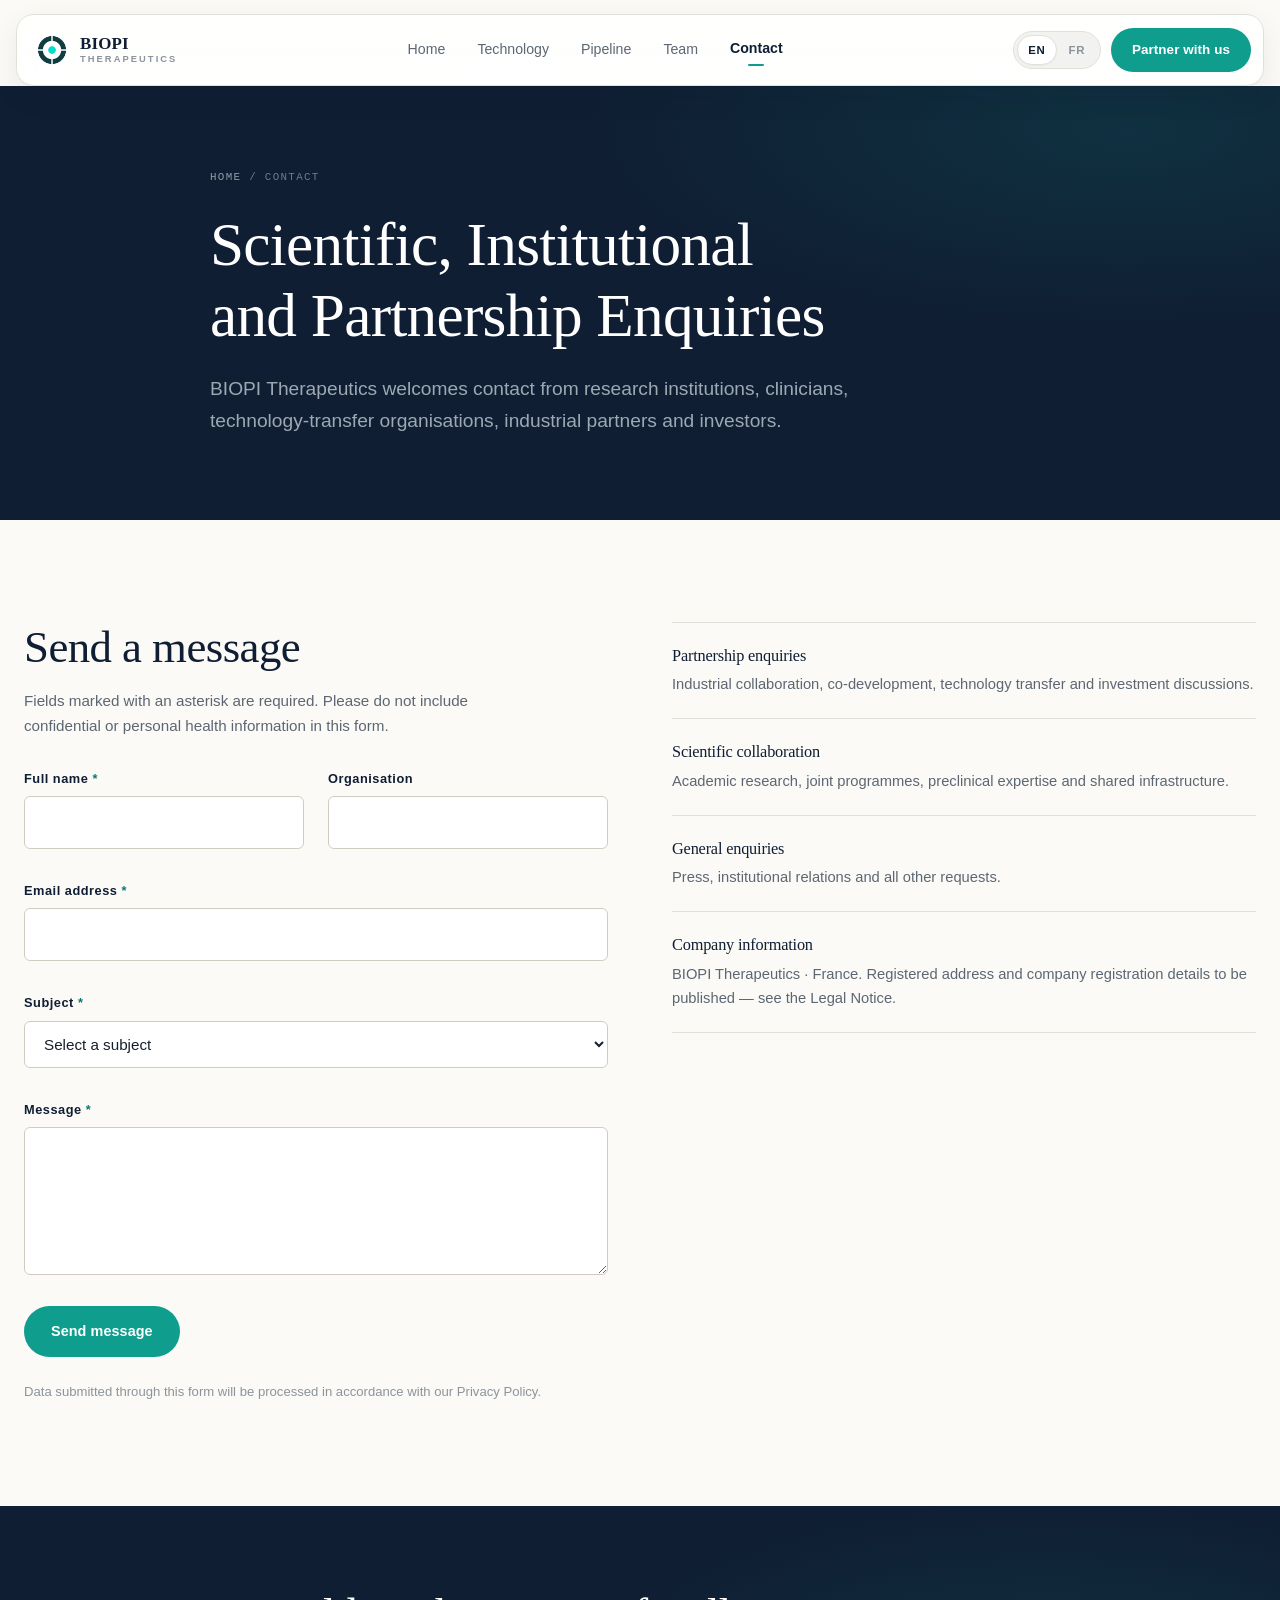
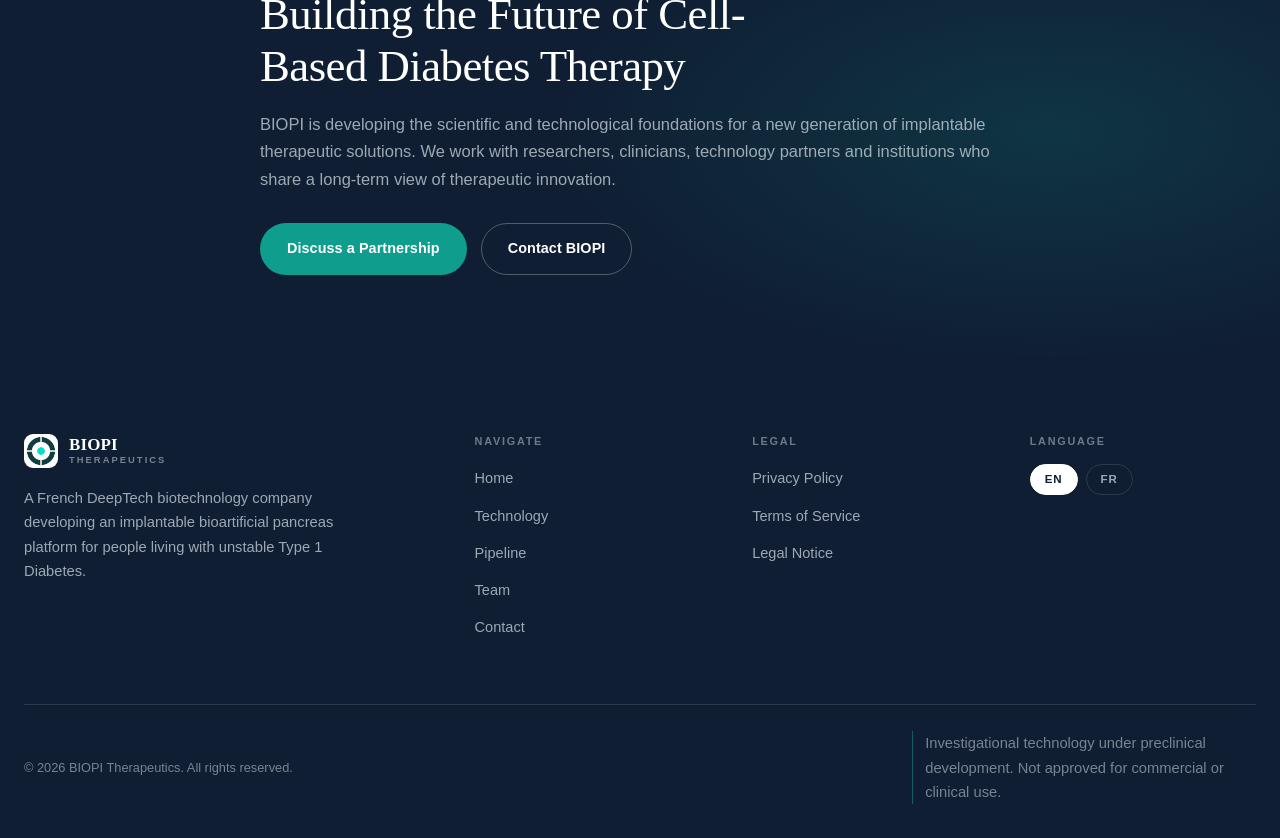
<file: biopi/contact.html>
<!DOCTYPE html>
<html lang="en">
<head>
  <meta charset="UTF-8">
  <meta name="viewport" content="width=device-width, initial-scale=1">
  <title>Contact — BIOPI Therapeutics</title>
  <meta name="description" content="Contact BIOPI Therapeutics for scientific collaboration, partnership or institutional enquiries.">
  <meta name="keywords" content="BIOPI Therapeutics, bioartificial pancreas, Type 1 Diabetes, implantable platform, cell therapy, encapsulation, biotechnology, DeepTech, France, preclinical research">
  <meta name="author" content="BIOPI Therapeutics">
  <meta name="robots" content="index, follow">
  <link rel="canonical" href="https://www.biopi-therapeutics.com/contact.html">

  <meta property="og:type" content="website">
  <meta property="og:site_name" content="BIOPI Therapeutics">
  <meta property="og:locale" content="en_GB">
  <meta property="og:locale:alternate" content="fr_FR">
  <meta property="og:title" content="Contact — BIOPI Therapeutics">
  <meta property="og:description" content="Contact BIOPI Therapeutics for scientific collaboration, partnership or institutional enquiries.">
  <meta property="og:image" content="assets/img/apple-touch-icon.png">
  <meta name="twitter:card" content="summary_large_image">
  <meta name="twitter:title" content="Contact — BIOPI Therapeutics">
  <meta name="twitter:description" content="Contact BIOPI Therapeutics for scientific collaboration, partnership or institutional enquiries.">

  <link rel="icon" type="image/png" sizes="32x32" href="assets/img/favicon-32.png">
  <link rel="apple-touch-icon" href="assets/img/apple-touch-icon.png">
  <meta name="theme-color" content="#0F1E33">

  <link rel="stylesheet" href="css/style.css">
  <link rel="stylesheet" href="css/responsive.css">
  <link rel="stylesheet" href="css/animations.css">
</head>
<body data-page="contact">
  <a class="skip-link" href="#main" data-i18n="a11y.skip">Skip to main content</a>
  <header class="site-header">
    <nav class="navbar" data-i18n-attr="aria-label:nav.aria.primary">
      <a class="brand" href="index.html" data-i18n-attr="aria-label:nav.aria.brand">
        <img class="brand__mark" src="assets/img/logo.png" alt="" width="34" height="34" aria-hidden="true">
        <span class="brand__text">
          <span class="brand__name" data-i18n="brand.name">BIOPI</span>
          <span class="brand__sub" data-i18n="brand.sub">Therapeutics</span>
        </span>
      </a>
      <ul class="nav-links">
          <li><a href="index.html" data-nav="home" data-i18n="nav.home">Home</a></li>
          <li><a href="technology.html" data-nav="technology" data-i18n="nav.technology">Technology</a></li>
          <li><a href="pipeline.html" data-nav="pipeline" data-i18n="nav.pipeline">Pipeline</a></li>
          <li><a href="team.html" data-nav="team" data-i18n="nav.team">Team</a></li>
          <li><a href="contact.html" data-nav="contact" data-i18n="nav.contact">Contact</a></li>
      </ul>
      <div class="nav-actions">
        <div class="lang-switch" data-lang-switch data-active="en" role="group" data-i18n-attr="aria-label:lang.aria.group">
          <span class="lang-switch__thumb" aria-hidden="true"></span>
          <button type="button" data-lang="en" aria-pressed="true" data-i18n-attr="aria-label:lang.aria.en">EN</button>
          <button type="button" data-lang="fr" aria-pressed="false" data-i18n-attr="aria-label:lang.aria.fr">FR</button>
        </div>
        <a class="btn btn--primary nav-cta" href="contact.html" data-i18n="nav.cta">Partner with us</a>
        <button class="nav-toggle" type="button" aria-expanded="false" aria-controls="mobile-menu" aria-label="Open the main menu">
          <span class="nav-toggle__bars" aria-hidden="true"></span>
        </button>
      </div>
    </nav>
    <div class="mobile-menu" id="mobile-menu" data-i18n-attr="aria-label:nav.aria.mobile">
      <ul>
          <li><a href="index.html" data-nav="home" data-i18n="nav.home">Home</a></li>
          <li><a href="technology.html" data-nav="technology" data-i18n="nav.technology">Technology</a></li>
          <li><a href="pipeline.html" data-nav="pipeline" data-i18n="nav.pipeline">Pipeline</a></li>
          <li><a href="team.html" data-nav="team" data-i18n="nav.team">Team</a></li>
          <li><a href="contact.html" data-nav="contact" data-i18n="nav.contact">Contact</a></li>
      </ul>
      <div class="mobile-menu__foot">
        <a class="btn btn--primary" href="contact.html" data-i18n="nav.cta" style="width:100%">Partner with us</a>
      </div>
    </div>
  </header>
  <main id="main">
  <section class="page-hero">
    <div class="shell page-hero__inner">
      <p class="breadcrumb"><a href="index.html" data-i18n="nav.home">Home</a> / <span data-i18n="nav.contact">Page</span></p>
      <h1 style="margin-top:22px" data-i18n="contact.hero.h1">Title</h1>
      <p class="lede" data-i18n="contact.hero.lede">Lede</p>
    </div>
  </section>

  <aside class="recognition" aria-label="Recognition">
    <div class="shell recognition__inner">
      <p class="recognition__label" data-i18n="recog.label">BIOPI Therapeutics · Award-winning biotechnology innovation</p>
      <ul class="recognition__list">
        <li><span data-i18n="recog.1">Deep Impact Award</span></li>
        <li><span data-i18n="recog.2">SATT</span></li>
        <li><span data-i18n="recog.3">Linksium</span></li>
        <li><span data-i18n="recog.4">CNRS</span></li>
      </ul>
    </div>
  </aside>

    <section class="section" aria-labelledby="form-h">
      <div class="shell split split--even">
        <div data-reveal="left">
          <h2 id="form-h" data-i18n="contact.form.h2">Send a message</h2>
          <p class="lede" style="margin-top:14px;font-size:.95rem" data-i18n="contact.form.intro">Intro.</p>

          <form class="form" id="contact-form" style="margin-top:30px" novalidate>
            <div class="form__row">
              <p class="field">
                <label for="cf-name"><span data-i18n="contact.form.name">Full name</span> <span class="req" aria-hidden="true">*</span></label>
                <input id="cf-name" name="name" type="text" autocomplete="name" required aria-describedby="err-name">
                <span class="field__error" id="err-name" role="alert"></span>
              </p>
              <p class="field">
                <label for="cf-org" data-i18n="contact.form.org">Organisation</label>
                <input id="cf-org" name="organisation" type="text" autocomplete="organization">
                <span class="field__error"></span>
              </p>
            </div>

            <p class="field">
              <label for="cf-email"><span data-i18n="contact.form.email">Email address</span> <span class="req" aria-hidden="true">*</span></label>
              <input id="cf-email" name="email" type="email" autocomplete="email" required aria-describedby="err-email">
              <span class="field__error" id="err-email" role="alert"></span>
            </p>

            <p class="field">
              <label for="cf-subject"><span data-i18n="contact.form.subject">Subject</span> <span class="req" aria-hidden="true">*</span></label>
              <select id="cf-subject" name="subject" required aria-describedby="err-subject">
                <option value="" data-i18n="contact.form.subject.default">Select a subject</option>
            <option value="partnership" data-i18n="contact.form.subject.partnership">partnership</option>
            <option value="scientific" data-i18n="contact.form.subject.scientific">scientific</option>
            <option value="investment" data-i18n="contact.form.subject.investment">investment</option>
            <option value="press" data-i18n="contact.form.subject.press">press</option>
            <option value="other" data-i18n="contact.form.subject.other">other</option>
              </select>
              <span class="field__error" id="err-subject" role="alert"></span>
            </p>

            <p class="field">
              <label for="cf-message"><span data-i18n="contact.form.message">Message</span> <span class="req" aria-hidden="true">*</span></label>
              <textarea id="cf-message" name="message" required aria-describedby="err-message"></textarea>
              <span class="field__error" id="err-message" role="alert"></span>
            </p>

            <p class="form-status" id="form-status" role="status" aria-live="polite" tabindex="-1"></p>

            <p><button class="btn btn--primary" type="submit" data-i18n="contact.form.submit">Send message</button></p>
            <p class="form__note" data-i18n="contact.form.privacy">Privacy note.</p>
          </form>
        </div>

        <div class="contact-aside" data-reveal>
        <div>
          <h3 data-i18n="contact.a1t">Category</h3>
          <p data-i18n="contact.a1d">Description</p>
        </div>
        <div>
          <h3 data-i18n="contact.a2t">Category</h3>
          <p data-i18n="contact.a2d">Description</p>
        </div>
        <div>
          <h3 data-i18n="contact.a3t">Category</h3>
          <p data-i18n="contact.a3d">Description</p>
        </div>
        <div>
          <h3 data-i18n="contact.a4t">Category</h3>
          <p data-i18n="contact.a4d">Description</p>
        </div>
        </div>
      </div>
    </section>

  <section class="cta-band">
    <div class="shell cta-band__inner" data-reveal>
      <h2 data-i18n="cta.h2">Building the Future of Cell-Based Diabetes Therapy</h2>
      <p data-i18n="cta.p">BIOPI is developing the scientific and technological foundations for a new generation of implantable therapeutic solutions.</p>
      <div class="btn-row">
        <a class="btn btn--primary" href="contact.html" data-i18n="cta.primary">Discuss a Partnership</a>
        <a class="btn btn--on-dark" href="contact.html" data-i18n="cta.secondary">Contact BIOPI</a>
      </div>
    </div>
  </section>
  </main>
  <footer class="site-footer">
    <div class="shell">
      <div class="footer-grid">
        <div>
          <a class="brand footer-brand" href="index.html" data-i18n-attr="aria-label:nav.aria.brand">
        <img class="brand__mark" src="assets/img/logo.png" alt="" width="34" height="34" aria-hidden="true">
        <span class="brand__text">
          <span class="brand__name" data-i18n="brand.name">BIOPI</span>
          <span class="brand__sub" data-i18n="brand.sub">Therapeutics</span>
        </span>
      </a>
          <p data-i18n="footer.desc">A French DeepTech biotechnology company developing an implantable bioartificial pancreas platform.</p>
        </div>
        <nav class="footer-col" data-i18n-attr="aria-label:footer.navTitle">
          <h3 data-i18n="footer.navTitle">Navigate</h3>
          <ul>
            <li><a href="index.html" data-nav="home" data-i18n="nav.home">Home</a></li>
            <li><a href="technology.html" data-nav="technology" data-i18n="nav.technology">Technology</a></li>
            <li><a href="pipeline.html" data-nav="pipeline" data-i18n="nav.pipeline">Pipeline</a></li>
            <li><a href="team.html" data-nav="team" data-i18n="nav.team">Team</a></li>
            <li><a href="contact.html" data-nav="contact" data-i18n="nav.contact">Contact</a></li>
          </ul>
        </nav>
        <nav class="footer-col" data-i18n-attr="aria-label:footer.legalTitle">
          <h3 data-i18n="footer.legalTitle">Legal</h3>
          <ul>
            <li><a href="privacy-policy.html" data-i18n="footer.privacy">Privacy Policy</a></li>
            <li><a href="terms-of-service.html" data-i18n="footer.terms">Terms of Service</a></li>
            <li><a href="legal-notice.html" data-i18n="footer.legal">Legal Notice</a></li>
          </ul>
        </nav>
        <div class="footer-col">
          <h3 data-i18n="footer.langTitle">Language</h3>
          <div class="footer-lang" data-lang-switch data-active="en" role="group" data-i18n-attr="aria-label:lang.aria.group">
            <button type="button" data-lang="en" aria-pressed="true" data-i18n-attr="aria-label:lang.aria.en">EN</button>
            <button type="button" data-lang="fr" aria-pressed="false" data-i18n-attr="aria-label:lang.aria.fr">FR</button>
          </div>
        </div>
      </div>
      <div class="footer-bottom">
        <small><span data-i18n="footer.copyright">© 2026 BIOPI Therapeutics. All rights reserved.</span></small>
        <p class="footer-disclaimer" data-i18n="footer.disclaimer">Investigational technology under preclinical development. Not approved for commercial or clinical use.</p>
      </div>
    </div>
  </footer>

  <script src="js/i18n/en.js"></script>
  <script src="js/i18n/fr.js"></script>
  <script src="js/language.js" defer></script>
  <script src="js/navigation.js" defer></script>
  <script src="js/main.js" defer></script>
  <script src="js/contact.js" defer></script>
</body>
</html>
</file>
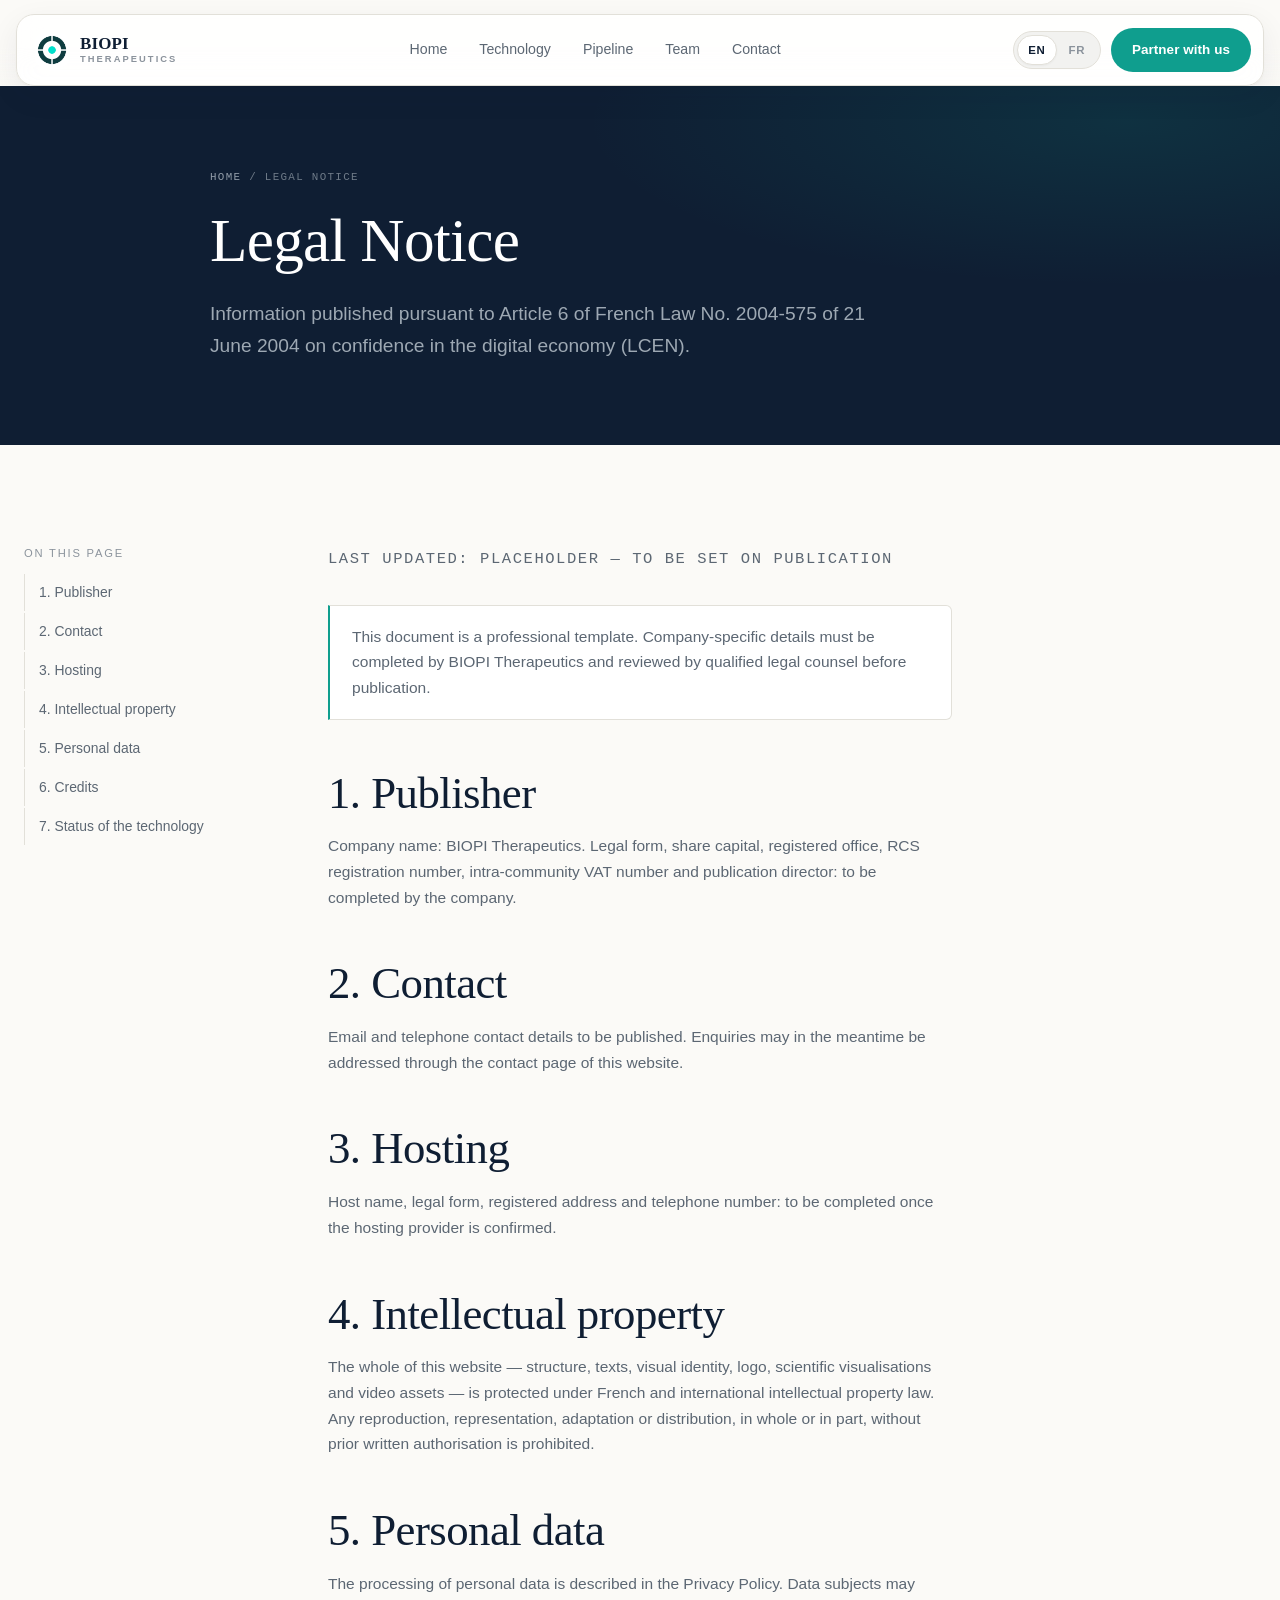
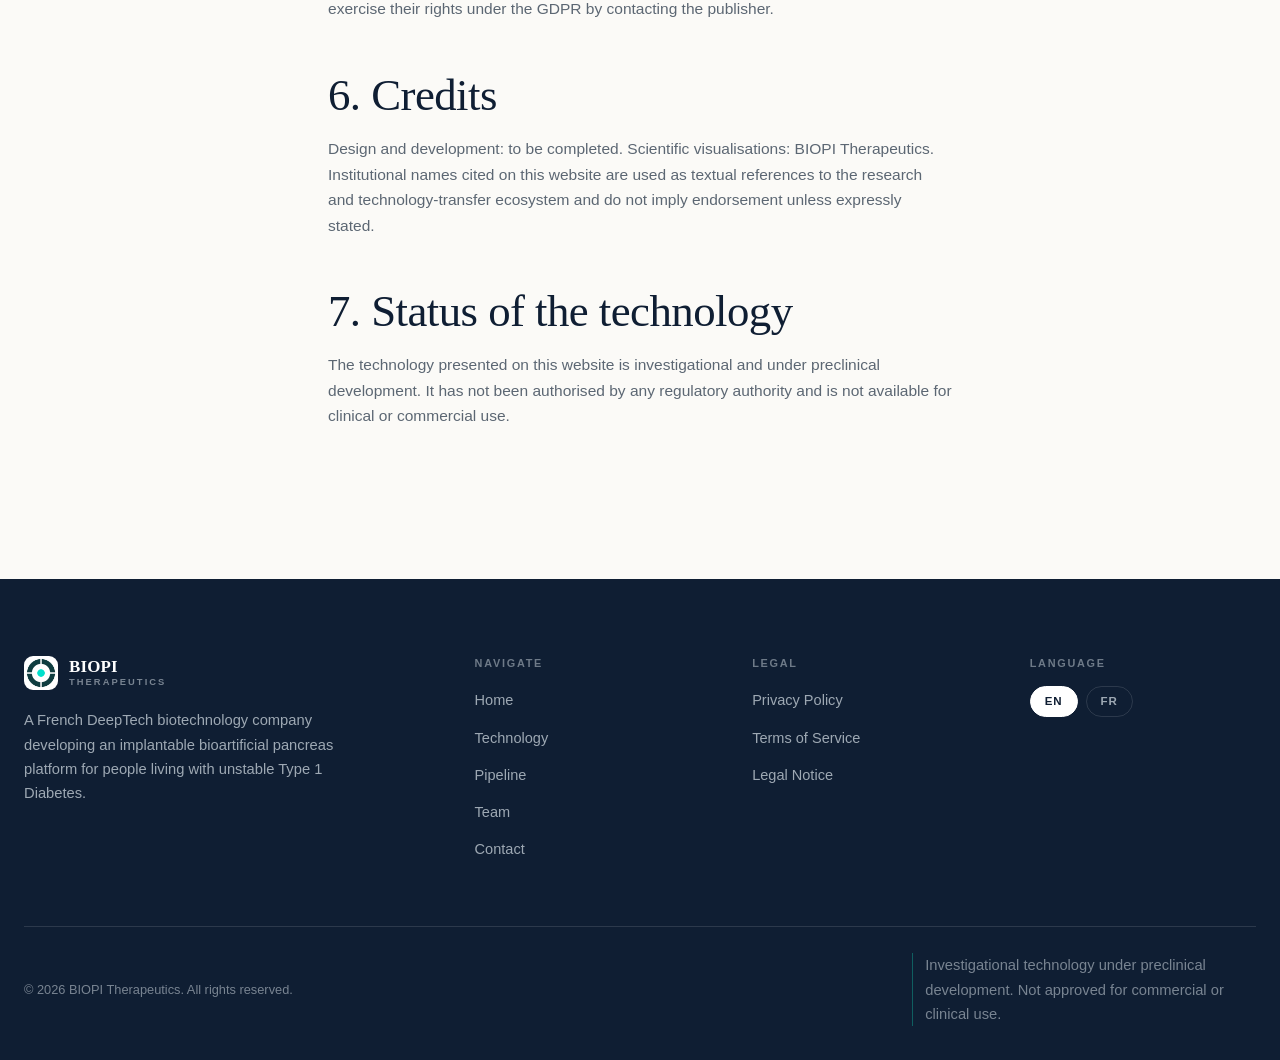
<file: biopi/legal-notice.html>
<!DOCTYPE html>
<html lang="en">
<head>
  <meta charset="UTF-8">
  <meta name="viewport" content="width=device-width, initial-scale=1">
  <title>Legal Notice — BIOPI Therapeutics</title>
  <meta name="description" content="Legal notice and publication information for the BIOPI Therapeutics website.">
  <meta name="keywords" content="BIOPI Therapeutics, bioartificial pancreas, Type 1 Diabetes, implantable platform, cell therapy, encapsulation, biotechnology, DeepTech, France, preclinical research">
  <meta name="author" content="BIOPI Therapeutics">
  <meta name="robots" content="index, follow">
  <link rel="canonical" href="https://www.biopi-therapeutics.com/legal-notice.html">

  <meta property="og:type" content="website">
  <meta property="og:site_name" content="BIOPI Therapeutics">
  <meta property="og:locale" content="en_GB">
  <meta property="og:locale:alternate" content="fr_FR">
  <meta property="og:title" content="Legal Notice — BIOPI Therapeutics">
  <meta property="og:description" content="Legal notice and publication information for the BIOPI Therapeutics website.">
  <meta property="og:image" content="assets/img/apple-touch-icon.png">
  <meta name="twitter:card" content="summary_large_image">
  <meta name="twitter:title" content="Legal Notice — BIOPI Therapeutics">
  <meta name="twitter:description" content="Legal notice and publication information for the BIOPI Therapeutics website.">

  <link rel="icon" type="image/png" sizes="32x32" href="assets/img/favicon-32.png">
  <link rel="apple-touch-icon" href="assets/img/apple-touch-icon.png">
  <meta name="theme-color" content="#0F1E33">

  <link rel="stylesheet" href="css/style.css">
  <link rel="stylesheet" href="css/responsive.css">
  <link rel="stylesheet" href="css/animations.css">
</head>
<body data-page="legal">
  <a class="skip-link" href="#main" data-i18n="a11y.skip">Skip to main content</a>
  <header class="site-header">
    <nav class="navbar" data-i18n-attr="aria-label:nav.aria.primary">
      <a class="brand" href="index.html" data-i18n-attr="aria-label:nav.aria.brand">
        <img class="brand__mark" src="assets/img/logo.png" alt="" width="34" height="34" aria-hidden="true">
        <span class="brand__text">
          <span class="brand__name" data-i18n="brand.name">BIOPI</span>
          <span class="brand__sub" data-i18n="brand.sub">Therapeutics</span>
        </span>
      </a>
      <ul class="nav-links">
          <li><a href="index.html" data-nav="home" data-i18n="nav.home">Home</a></li>
          <li><a href="technology.html" data-nav="technology" data-i18n="nav.technology">Technology</a></li>
          <li><a href="pipeline.html" data-nav="pipeline" data-i18n="nav.pipeline">Pipeline</a></li>
          <li><a href="team.html" data-nav="team" data-i18n="nav.team">Team</a></li>
          <li><a href="contact.html" data-nav="contact" data-i18n="nav.contact">Contact</a></li>
      </ul>
      <div class="nav-actions">
        <div class="lang-switch" data-lang-switch data-active="en" role="group" data-i18n-attr="aria-label:lang.aria.group">
          <span class="lang-switch__thumb" aria-hidden="true"></span>
          <button type="button" data-lang="en" aria-pressed="true" data-i18n-attr="aria-label:lang.aria.en">EN</button>
          <button type="button" data-lang="fr" aria-pressed="false" data-i18n-attr="aria-label:lang.aria.fr">FR</button>
        </div>
        <a class="btn btn--primary nav-cta" href="contact.html" data-i18n="nav.cta">Partner with us</a>
        <button class="nav-toggle" type="button" aria-expanded="false" aria-controls="mobile-menu" aria-label="Open the main menu">
          <span class="nav-toggle__bars" aria-hidden="true"></span>
        </button>
      </div>
    </nav>
    <div class="mobile-menu" id="mobile-menu" data-i18n-attr="aria-label:nav.aria.mobile">
      <ul>
          <li><a href="index.html" data-nav="home" data-i18n="nav.home">Home</a></li>
          <li><a href="technology.html" data-nav="technology" data-i18n="nav.technology">Technology</a></li>
          <li><a href="pipeline.html" data-nav="pipeline" data-i18n="nav.pipeline">Pipeline</a></li>
          <li><a href="team.html" data-nav="team" data-i18n="nav.team">Team</a></li>
          <li><a href="contact.html" data-nav="contact" data-i18n="nav.contact">Contact</a></li>
      </ul>
      <div class="mobile-menu__foot">
        <a class="btn btn--primary" href="contact.html" data-i18n="nav.cta" style="width:100%">Partner with us</a>
      </div>
    </div>
  </header>
  <main id="main">
    <section class="page-hero">
      <div class="shell page-hero__inner">
        <p class="breadcrumb"><a href="index.html" data-i18n="nav.home">Home</a> / <span data-i18n="footer.legal">Legal</span></p>
        <h1 data-i18n="legalp.h1">Title</h1>
        <p class="lede" style="margin-top:18px" data-i18n="legalp.lede">Lede.</p>
      </div>
    </section>

    <section class="section">
      <div class="shell doc">
        <nav class="toc" data-i18n-attr="aria-label:legal.toc">
          <h2 data-i18n="legal.toc">On this page</h2>
          <ol>
            <li><a href="#legalp-1" data-i18n="legalp.s1h">Section</a></li>
            <li><a href="#legalp-2" data-i18n="legalp.s2h">Section</a></li>
            <li><a href="#legalp-3" data-i18n="legalp.s3h">Section</a></li>
            <li><a href="#legalp-4" data-i18n="legalp.s4h">Section</a></li>
            <li><a href="#legalp-5" data-i18n="legalp.s5h">Section</a></li>
            <li><a href="#legalp-6" data-i18n="legalp.s6h">Section</a></li>
            <li><a href="#legalp-7" data-i18n="legalp.s7h">Section</a></li>
          </ol>
        </nav>
        <div class="doc-body">
          <p class="doc-meta" data-i18n="legal.updated">Last updated</p>
          <p class="callout" style="margin-bottom:var(--s-7)" data-i18n="legal.placeholderNote">Template note.</p>
        <section id="legalp-1">
          <h2 data-i18n="legalp.s1h">Heading</h2>
          <p data-i18n="legalp.s1p">Paragraph.</p>
        </section>
        <section id="legalp-2">
          <h2 data-i18n="legalp.s2h">Heading</h2>
          <p data-i18n="legalp.s2p">Paragraph.</p>
        </section>
        <section id="legalp-3">
          <h2 data-i18n="legalp.s3h">Heading</h2>
          <p data-i18n="legalp.s3p">Paragraph.</p>
        </section>
        <section id="legalp-4">
          <h2 data-i18n="legalp.s4h">Heading</h2>
          <p data-i18n="legalp.s4p">Paragraph.</p>
        </section>
        <section id="legalp-5">
          <h2 data-i18n="legalp.s5h">Heading</h2>
          <p data-i18n="legalp.s5p">Paragraph.</p>
        </section>
        <section id="legalp-6">
          <h2 data-i18n="legalp.s6h">Heading</h2>
          <p data-i18n="legalp.s6p">Paragraph.</p>
        </section>
        <section id="legalp-7">
          <h2 data-i18n="legalp.s7h">Heading</h2>
          <p data-i18n="legalp.s7p">Paragraph.</p>
        </section>
        </div>
      </div>
    </section>
  </main>
  <footer class="site-footer">
    <div class="shell">
      <div class="footer-grid">
        <div>
          <a class="brand footer-brand" href="index.html" data-i18n-attr="aria-label:nav.aria.brand">
        <img class="brand__mark" src="assets/img/logo.png" alt="" width="34" height="34" aria-hidden="true">
        <span class="brand__text">
          <span class="brand__name" data-i18n="brand.name">BIOPI</span>
          <span class="brand__sub" data-i18n="brand.sub">Therapeutics</span>
        </span>
      </a>
          <p data-i18n="footer.desc">A French DeepTech biotechnology company developing an implantable bioartificial pancreas platform.</p>
        </div>
        <nav class="footer-col" data-i18n-attr="aria-label:footer.navTitle">
          <h3 data-i18n="footer.navTitle">Navigate</h3>
          <ul>
            <li><a href="index.html" data-nav="home" data-i18n="nav.home">Home</a></li>
            <li><a href="technology.html" data-nav="technology" data-i18n="nav.technology">Technology</a></li>
            <li><a href="pipeline.html" data-nav="pipeline" data-i18n="nav.pipeline">Pipeline</a></li>
            <li><a href="team.html" data-nav="team" data-i18n="nav.team">Team</a></li>
            <li><a href="contact.html" data-nav="contact" data-i18n="nav.contact">Contact</a></li>
          </ul>
        </nav>
        <nav class="footer-col" data-i18n-attr="aria-label:footer.legalTitle">
          <h3 data-i18n="footer.legalTitle">Legal</h3>
          <ul>
            <li><a href="privacy-policy.html" data-i18n="footer.privacy">Privacy Policy</a></li>
            <li><a href="terms-of-service.html" data-i18n="footer.terms">Terms of Service</a></li>
            <li><a href="legal-notice.html" data-i18n="footer.legal">Legal Notice</a></li>
          </ul>
        </nav>
        <div class="footer-col">
          <h3 data-i18n="footer.langTitle">Language</h3>
          <div class="footer-lang" data-lang-switch data-active="en" role="group" data-i18n-attr="aria-label:lang.aria.group">
            <button type="button" data-lang="en" aria-pressed="true" data-i18n-attr="aria-label:lang.aria.en">EN</button>
            <button type="button" data-lang="fr" aria-pressed="false" data-i18n-attr="aria-label:lang.aria.fr">FR</button>
          </div>
        </div>
      </div>
      <div class="footer-bottom">
        <small><span data-i18n="footer.copyright">© 2026 BIOPI Therapeutics. All rights reserved.</span></small>
        <p class="footer-disclaimer" data-i18n="footer.disclaimer">Investigational technology under preclinical development. Not approved for commercial or clinical use.</p>
      </div>
    </div>
  </footer>

  <script src="js/i18n/en.js"></script>
  <script src="js/i18n/fr.js"></script>
  <script src="js/language.js" defer></script>
  <script src="js/navigation.js" defer></script>
  <script src="js/main.js" defer></script>

</body>
</html>
</file>
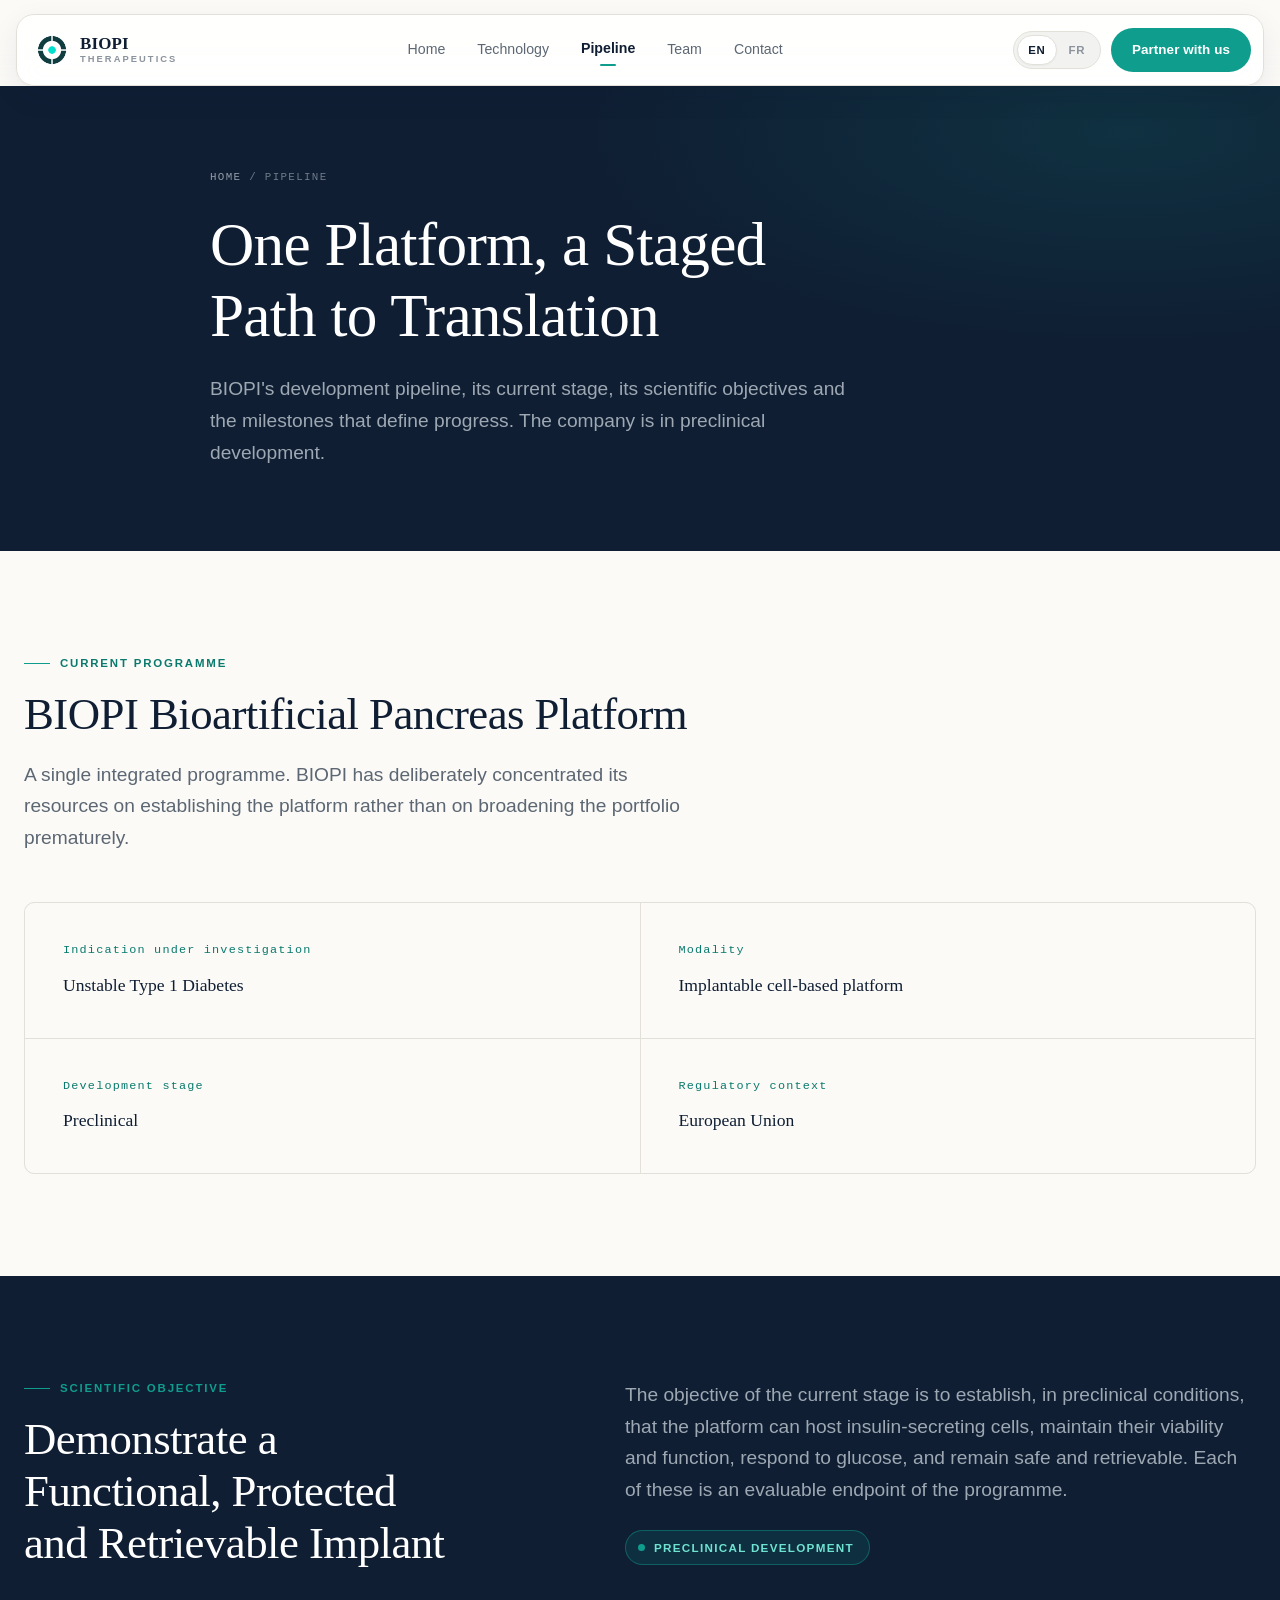
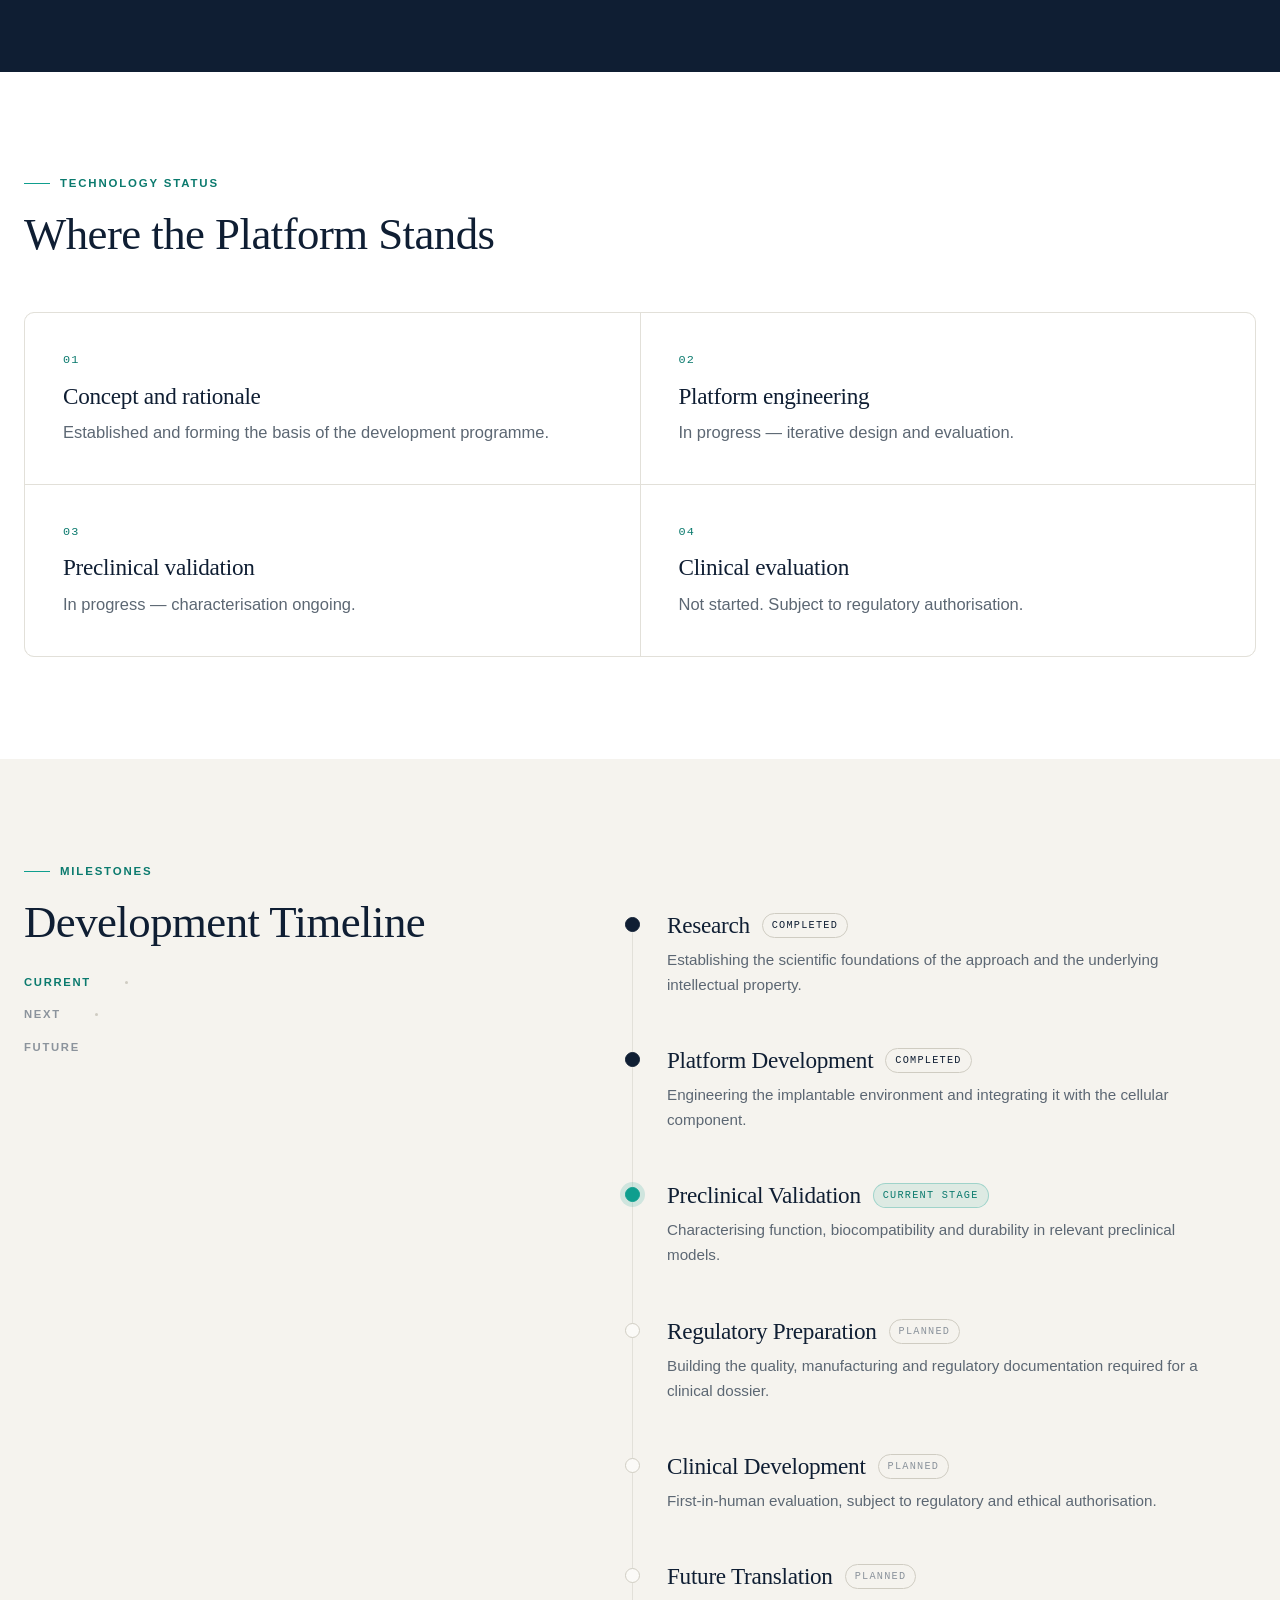
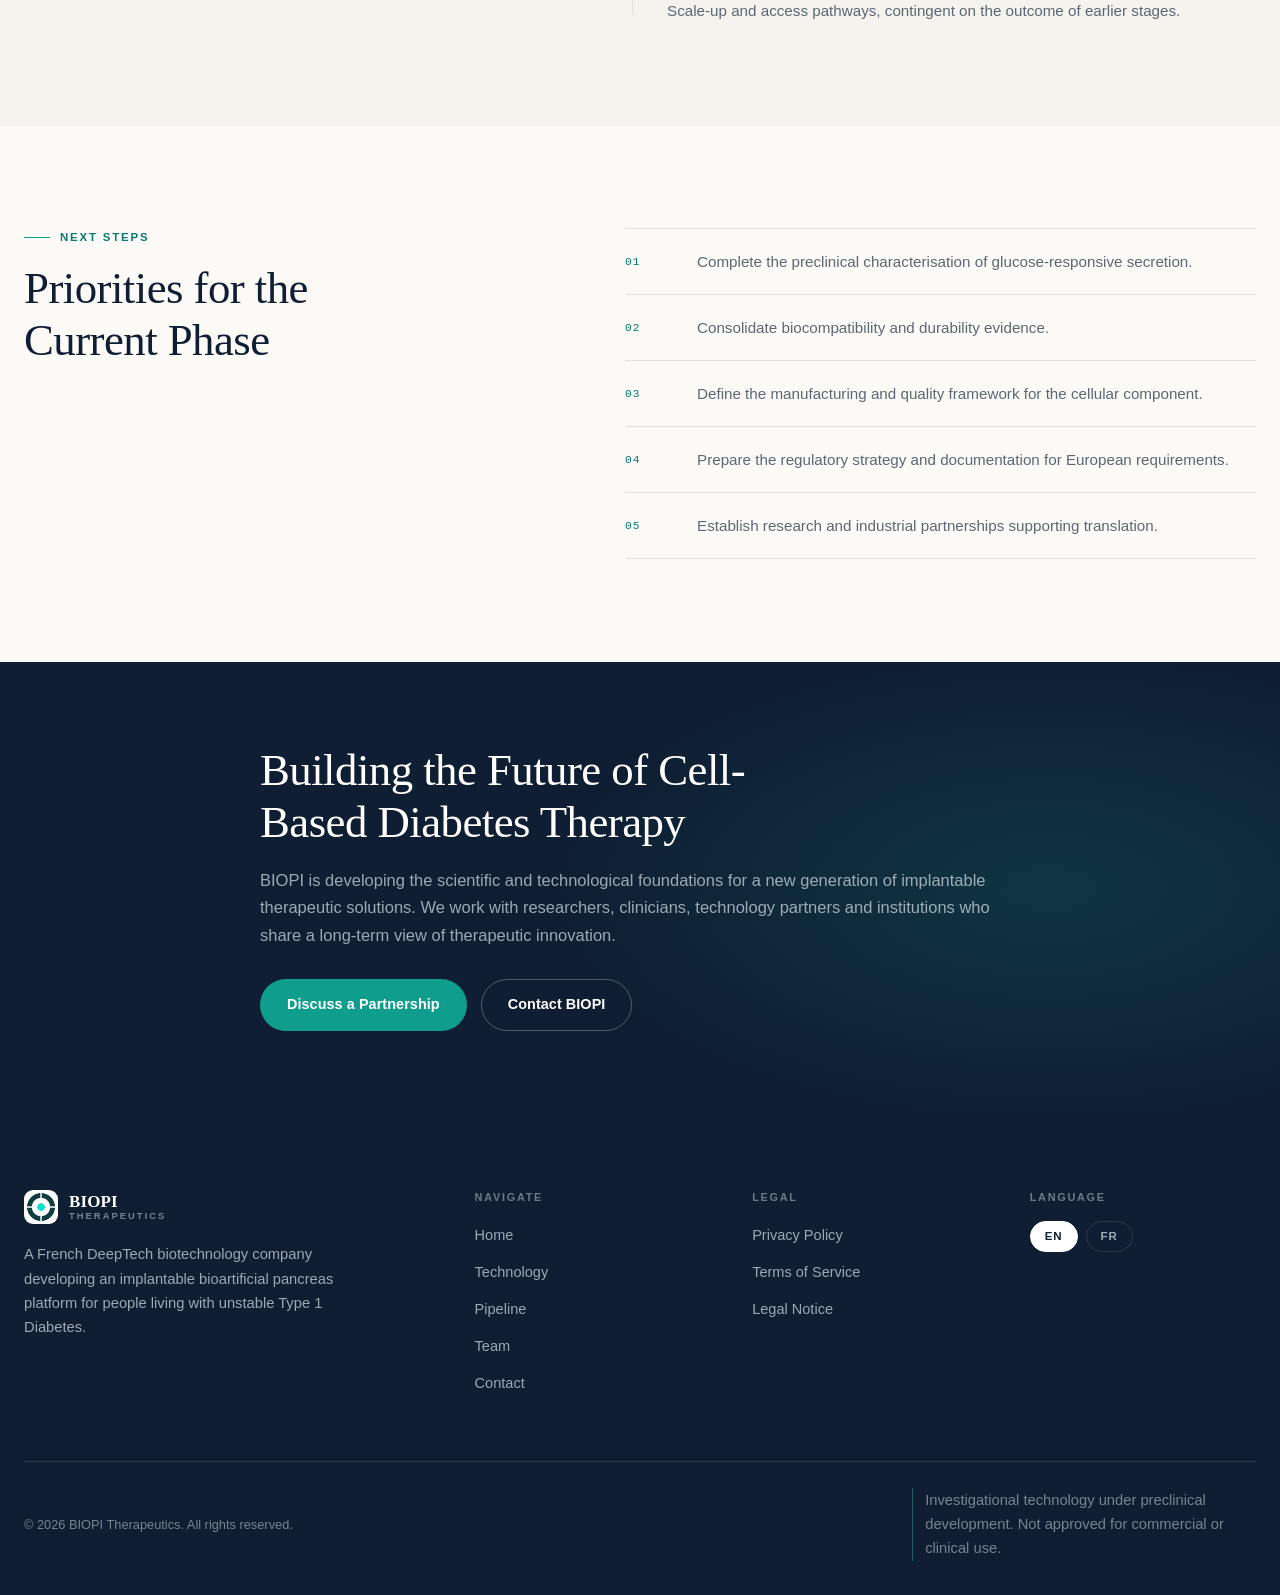
<file: biopi/pipeline.html>
<!DOCTYPE html>
<html lang="en">
<head>
  <meta charset="UTF-8">
  <meta name="viewport" content="width=device-width, initial-scale=1">
  <title>Pipeline — BIOPI Therapeutics</title>
  <meta name="description" content="BIOPI's development pipeline: research, platform development, preclinical validation, regulatory preparation and future clinical development.">
  <meta name="keywords" content="BIOPI Therapeutics, bioartificial pancreas, Type 1 Diabetes, implantable platform, cell therapy, encapsulation, biotechnology, DeepTech, France, preclinical research">
  <meta name="author" content="BIOPI Therapeutics">
  <meta name="robots" content="index, follow">
  <link rel="canonical" href="https://www.biopi-therapeutics.com/pipeline.html">

  <meta property="og:type" content="website">
  <meta property="og:site_name" content="BIOPI Therapeutics">
  <meta property="og:locale" content="en_GB">
  <meta property="og:locale:alternate" content="fr_FR">
  <meta property="og:title" content="Pipeline — BIOPI Therapeutics">
  <meta property="og:description" content="BIOPI's development pipeline: research, platform development, preclinical validation, regulatory preparation and future clinical development.">
  <meta property="og:image" content="assets/img/apple-touch-icon.png">
  <meta name="twitter:card" content="summary_large_image">
  <meta name="twitter:title" content="Pipeline — BIOPI Therapeutics">
  <meta name="twitter:description" content="BIOPI's development pipeline: research, platform development, preclinical validation, regulatory preparation and future clinical development.">

  <link rel="icon" type="image/png" sizes="32x32" href="assets/img/favicon-32.png">
  <link rel="apple-touch-icon" href="assets/img/apple-touch-icon.png">
  <meta name="theme-color" content="#0F1E33">

  <link rel="stylesheet" href="css/style.css">
  <link rel="stylesheet" href="css/responsive.css">
  <link rel="stylesheet" href="css/animations.css">
</head>
<body data-page="pipeline">
  <a class="skip-link" href="#main" data-i18n="a11y.skip">Skip to main content</a>
  <header class="site-header">
    <nav class="navbar" data-i18n-attr="aria-label:nav.aria.primary">
      <a class="brand" href="index.html" data-i18n-attr="aria-label:nav.aria.brand">
        <img class="brand__mark" src="assets/img/logo.png" alt="" width="34" height="34" aria-hidden="true">
        <span class="brand__text">
          <span class="brand__name" data-i18n="brand.name">BIOPI</span>
          <span class="brand__sub" data-i18n="brand.sub">Therapeutics</span>
        </span>
      </a>
      <ul class="nav-links">
          <li><a href="index.html" data-nav="home" data-i18n="nav.home">Home</a></li>
          <li><a href="technology.html" data-nav="technology" data-i18n="nav.technology">Technology</a></li>
          <li><a href="pipeline.html" data-nav="pipeline" data-i18n="nav.pipeline">Pipeline</a></li>
          <li><a href="team.html" data-nav="team" data-i18n="nav.team">Team</a></li>
          <li><a href="contact.html" data-nav="contact" data-i18n="nav.contact">Contact</a></li>
      </ul>
      <div class="nav-actions">
        <div class="lang-switch" data-lang-switch data-active="en" role="group" data-i18n-attr="aria-label:lang.aria.group">
          <span class="lang-switch__thumb" aria-hidden="true"></span>
          <button type="button" data-lang="en" aria-pressed="true" data-i18n-attr="aria-label:lang.aria.en">EN</button>
          <button type="button" data-lang="fr" aria-pressed="false" data-i18n-attr="aria-label:lang.aria.fr">FR</button>
        </div>
        <a class="btn btn--primary nav-cta" href="contact.html" data-i18n="nav.cta">Partner with us</a>
        <button class="nav-toggle" type="button" aria-expanded="false" aria-controls="mobile-menu" aria-label="Open the main menu">
          <span class="nav-toggle__bars" aria-hidden="true"></span>
        </button>
      </div>
    </nav>
    <div class="mobile-menu" id="mobile-menu" data-i18n-attr="aria-label:nav.aria.mobile">
      <ul>
          <li><a href="index.html" data-nav="home" data-i18n="nav.home">Home</a></li>
          <li><a href="technology.html" data-nav="technology" data-i18n="nav.technology">Technology</a></li>
          <li><a href="pipeline.html" data-nav="pipeline" data-i18n="nav.pipeline">Pipeline</a></li>
          <li><a href="team.html" data-nav="team" data-i18n="nav.team">Team</a></li>
          <li><a href="contact.html" data-nav="contact" data-i18n="nav.contact">Contact</a></li>
      </ul>
      <div class="mobile-menu__foot">
        <a class="btn btn--primary" href="contact.html" data-i18n="nav.cta" style="width:100%">Partner with us</a>
      </div>
    </div>
  </header>
  <main id="main">
  <section class="page-hero">
    <div class="shell page-hero__inner">
      <p class="breadcrumb"><a href="index.html" data-i18n="nav.home">Home</a> / <span data-i18n="nav.pipeline">Page</span></p>
      <h1 style="margin-top:22px" data-i18n="pipe.hero.h1">Title</h1>
      <p class="lede" data-i18n="pipe.hero.lede">Lede</p>
    </div>
  </section>

  <aside class="recognition" aria-label="Recognition">
    <div class="shell recognition__inner">
      <p class="recognition__label" data-i18n="recog.label">BIOPI Therapeutics · Award-winning biotechnology innovation</p>
      <ul class="recognition__list">
        <li><span data-i18n="recog.1">Deep Impact Award</span></li>
        <li><span data-i18n="recog.2">SATT</span></li>
        <li><span data-i18n="recog.3">Linksium</span></li>
        <li><span data-i18n="recog.4">CNRS</span></li>
      </ul>
    </div>
  </aside>

    <section class="section" aria-labelledby="prog-h">
      <div class="shell">
        <div style="max-width:720px" data-reveal>
          <p class="eyebrow" data-i18n="pipe.prog.eyebrow">Current programme</p>
          <h2 id="prog-h" data-i18n="pipe.prog.h2">BIOPI Bioartificial Pancreas Platform</h2>
          <p class="lede" style="margin-top:18px" data-i18n="pipe.prog.p">Description.</p>
        </div>
        <div class="grid grid--2" style="margin-top:clamp(32px,4vw,48px)" data-reveal>
        <div>
          <span class="num-marker" data-i18n="pipe.prog.indicationK">Key</span>
          <p style="font-family:var(--serif);font-size:1.1rem;color:var(--navy)" data-i18n="pipe.prog.indicationV">Value</p>
        </div>
        <div>
          <span class="num-marker" data-i18n="pipe.prog.modalityK">Key</span>
          <p style="font-family:var(--serif);font-size:1.1rem;color:var(--navy)" data-i18n="pipe.prog.modalityV">Value</p>
        </div>
        <div>
          <span class="num-marker" data-i18n="pipe.prog.stageK">Key</span>
          <p style="font-family:var(--serif);font-size:1.1rem;color:var(--navy)" data-i18n="pipe.prog.stageV">Value</p>
        </div>
        <div>
          <span class="num-marker" data-i18n="pipe.prog.geoK">Key</span>
          <p style="font-family:var(--serif);font-size:1.1rem;color:var(--navy)" data-i18n="pipe.prog.geoV">Value</p>
        </div>
        </div>
      </div>
    </section>

    <section class="section section--navy" aria-labelledby="obj-h">
      <div class="shell split">
        <div data-reveal="left">
          <p class="eyebrow" data-i18n="pipe.obj.eyebrow">Scientific objective</p>
          <h2 id="obj-h" data-i18n="pipe.obj.h2">Demonstrate a Functional, Protected and Retrievable Implant</h2>
        </div>
        <div data-reveal>
          <p class="lede" data-i18n="pipe.obj.p">Objective.</p>
          <p style="margin-top:24px"><span class="status status--on-dark"><span class="status__dot" aria-hidden="true"></span><span data-i18n="home.hero.status">Preclinical Development</span></span></p>
        </div>
      </div>
    </section>

    <section class="section section--white" aria-labelledby="stat-h">
      <div class="shell">
        <div style="max-width:680px" data-reveal>
          <p class="eyebrow" data-i18n="pipe.stat.eyebrow">Technology status</p>
          <h2 id="stat-h" data-i18n="pipe.stat.h2">Where the Platform Stands</h2>
        </div>
        <div class="grid grid--2" style="margin-top:clamp(32px,4vw,52px)" data-reveal>
        <article>
          <span class="num-marker">01</span>
          <h3 data-i18n="pipe.stat.s1t">Status</h3>
          <p class="prose" style="margin-top:8px" data-i18n="pipe.stat.s1d">Description</p>
        </article>
        <article>
          <span class="num-marker">02</span>
          <h3 data-i18n="pipe.stat.s2t">Status</h3>
          <p class="prose" style="margin-top:8px" data-i18n="pipe.stat.s2d">Description</p>
        </article>
        <article>
          <span class="num-marker">03</span>
          <h3 data-i18n="pipe.stat.s3t">Status</h3>
          <p class="prose" style="margin-top:8px" data-i18n="pipe.stat.s3d">Description</p>
        </article>
        <article>
          <span class="num-marker">04</span>
          <h3 data-i18n="pipe.stat.s4t">Status</h3>
          <p class="prose" style="margin-top:8px" data-i18n="pipe.stat.s4d">Description</p>
        </article>
        </div>
      </div>
    </section>

    <section class="section section--paper2" aria-labelledby="mile-h">
      <div class="shell split">
        <div data-reveal="left">
          <p class="eyebrow" data-i18n="pipe.mile.eyebrow">Milestones</p>
          <h2 id="mile-h" data-i18n="pipe.mile.h2">Development Timeline</h2>
          <ul class="recognition__list" style="margin-top:24px;gap:14px;flex-direction:column;align-items:flex-start">
            <li style="color:var(--teal-dark)"><span data-i18n="pipe.legend.current">Current</span></li>
            <li><span data-i18n="pipe.legend.next">Next</span></li>
            <li><span data-i18n="pipe.legend.future">Future</span></li>
          </ul>
        </div>
        <div>
    <div class="timeline">
      <article class="tl-item" data-state="done" data-reveal>
        <div class="tl-item__meta">
          <h3 data-i18n="road.s1t">Stage</h3>
          <span class="tl-tag" data-i18n="road.tag.done">Stage</span>
        </div>
        <p data-i18n="road.s1d">Description</p>
      </article>
      <article class="tl-item" data-state="done" data-reveal>
        <div class="tl-item__meta">
          <h3 data-i18n="road.s2t">Stage</h3>
          <span class="tl-tag" data-i18n="road.tag.done">Stage</span>
        </div>
        <p data-i18n="road.s2d">Description</p>
      </article>
      <article class="tl-item" data-state="current" data-reveal>
        <div class="tl-item__meta">
          <h3 data-i18n="road.s3t">Stage</h3>
          <span class="tl-tag" data-i18n="road.tag.current">Stage</span>
        </div>
        <p data-i18n="road.s3d">Description</p>
      </article>
      <article class="tl-item" data-state="future" data-reveal>
        <div class="tl-item__meta">
          <h3 data-i18n="road.s4t">Stage</h3>
          <span class="tl-tag" data-i18n="road.tag.future">Stage</span>
        </div>
        <p data-i18n="road.s4d">Description</p>
      </article>
      <article class="tl-item" data-state="future" data-reveal>
        <div class="tl-item__meta">
          <h3 data-i18n="road.s5t">Stage</h3>
          <span class="tl-tag" data-i18n="road.tag.future">Stage</span>
        </div>
        <p data-i18n="road.s5d">Description</p>
      </article>
      <article class="tl-item" data-state="future" data-reveal>
        <div class="tl-item__meta">
          <h3 data-i18n="road.s6t">Stage</h3>
          <span class="tl-tag" data-i18n="road.tag.future">Stage</span>
        </div>
        <p data-i18n="road.s6d">Description</p>
      </article>
    </div>
        </div>
      </div>
    </section>

    <section class="section" aria-labelledby="next-h">
      <div class="shell split">
        <div data-reveal="left">
          <p class="eyebrow" data-i18n="pipe.next.eyebrow">Next steps</p>
          <h2 id="next-h" data-i18n="pipe.next.h2">Priorities for the Current Phase</h2>
        </div>
        <ul class="annot-list" style="margin-top:0" data-reveal>
        <li>
          <span class="annot-list__k">01</span>
          <div><p data-i18n="pipe.next.n1">Step</p></div>
        </li>
        <li>
          <span class="annot-list__k">02</span>
          <div><p data-i18n="pipe.next.n2">Step</p></div>
        </li>
        <li>
          <span class="annot-list__k">03</span>
          <div><p data-i18n="pipe.next.n3">Step</p></div>
        </li>
        <li>
          <span class="annot-list__k">04</span>
          <div><p data-i18n="pipe.next.n4">Step</p></div>
        </li>
        <li>
          <span class="annot-list__k">05</span>
          <div><p data-i18n="pipe.next.n5">Step</p></div>
        </li>
        </ul>
      </div>
    </section>

  <section class="cta-band">
    <div class="shell cta-band__inner" data-reveal>
      <h2 data-i18n="cta.h2">Building the Future of Cell-Based Diabetes Therapy</h2>
      <p data-i18n="cta.p">BIOPI is developing the scientific and technological foundations for a new generation of implantable therapeutic solutions.</p>
      <div class="btn-row">
        <a class="btn btn--primary" href="contact.html" data-i18n="cta.primary">Discuss a Partnership</a>
        <a class="btn btn--on-dark" href="contact.html" data-i18n="cta.secondary">Contact BIOPI</a>
      </div>
    </div>
  </section>
  </main>
  <footer class="site-footer">
    <div class="shell">
      <div class="footer-grid">
        <div>
          <a class="brand footer-brand" href="index.html" data-i18n-attr="aria-label:nav.aria.brand">
        <img class="brand__mark" src="assets/img/logo.png" alt="" width="34" height="34" aria-hidden="true">
        <span class="brand__text">
          <span class="brand__name" data-i18n="brand.name">BIOPI</span>
          <span class="brand__sub" data-i18n="brand.sub">Therapeutics</span>
        </span>
      </a>
          <p data-i18n="footer.desc">A French DeepTech biotechnology company developing an implantable bioartificial pancreas platform.</p>
        </div>
        <nav class="footer-col" data-i18n-attr="aria-label:footer.navTitle">
          <h3 data-i18n="footer.navTitle">Navigate</h3>
          <ul>
            <li><a href="index.html" data-nav="home" data-i18n="nav.home">Home</a></li>
            <li><a href="technology.html" data-nav="technology" data-i18n="nav.technology">Technology</a></li>
            <li><a href="pipeline.html" data-nav="pipeline" data-i18n="nav.pipeline">Pipeline</a></li>
            <li><a href="team.html" data-nav="team" data-i18n="nav.team">Team</a></li>
            <li><a href="contact.html" data-nav="contact" data-i18n="nav.contact">Contact</a></li>
          </ul>
        </nav>
        <nav class="footer-col" data-i18n-attr="aria-label:footer.legalTitle">
          <h3 data-i18n="footer.legalTitle">Legal</h3>
          <ul>
            <li><a href="privacy-policy.html" data-i18n="footer.privacy">Privacy Policy</a></li>
            <li><a href="terms-of-service.html" data-i18n="footer.terms">Terms of Service</a></li>
            <li><a href="legal-notice.html" data-i18n="footer.legal">Legal Notice</a></li>
          </ul>
        </nav>
        <div class="footer-col">
          <h3 data-i18n="footer.langTitle">Language</h3>
          <div class="footer-lang" data-lang-switch data-active="en" role="group" data-i18n-attr="aria-label:lang.aria.group">
            <button type="button" data-lang="en" aria-pressed="true" data-i18n-attr="aria-label:lang.aria.en">EN</button>
            <button type="button" data-lang="fr" aria-pressed="false" data-i18n-attr="aria-label:lang.aria.fr">FR</button>
          </div>
        </div>
      </div>
      <div class="footer-bottom">
        <small><span data-i18n="footer.copyright">© 2026 BIOPI Therapeutics. All rights reserved.</span></small>
        <p class="footer-disclaimer" data-i18n="footer.disclaimer">Investigational technology under preclinical development. Not approved for commercial or clinical use.</p>
      </div>
    </div>
  </footer>

  <script src="js/i18n/en.js"></script>
  <script src="js/i18n/fr.js"></script>
  <script src="js/language.js" defer></script>
  <script src="js/navigation.js" defer></script>
  <script src="js/main.js" defer></script>

</body>
</html>
</file>
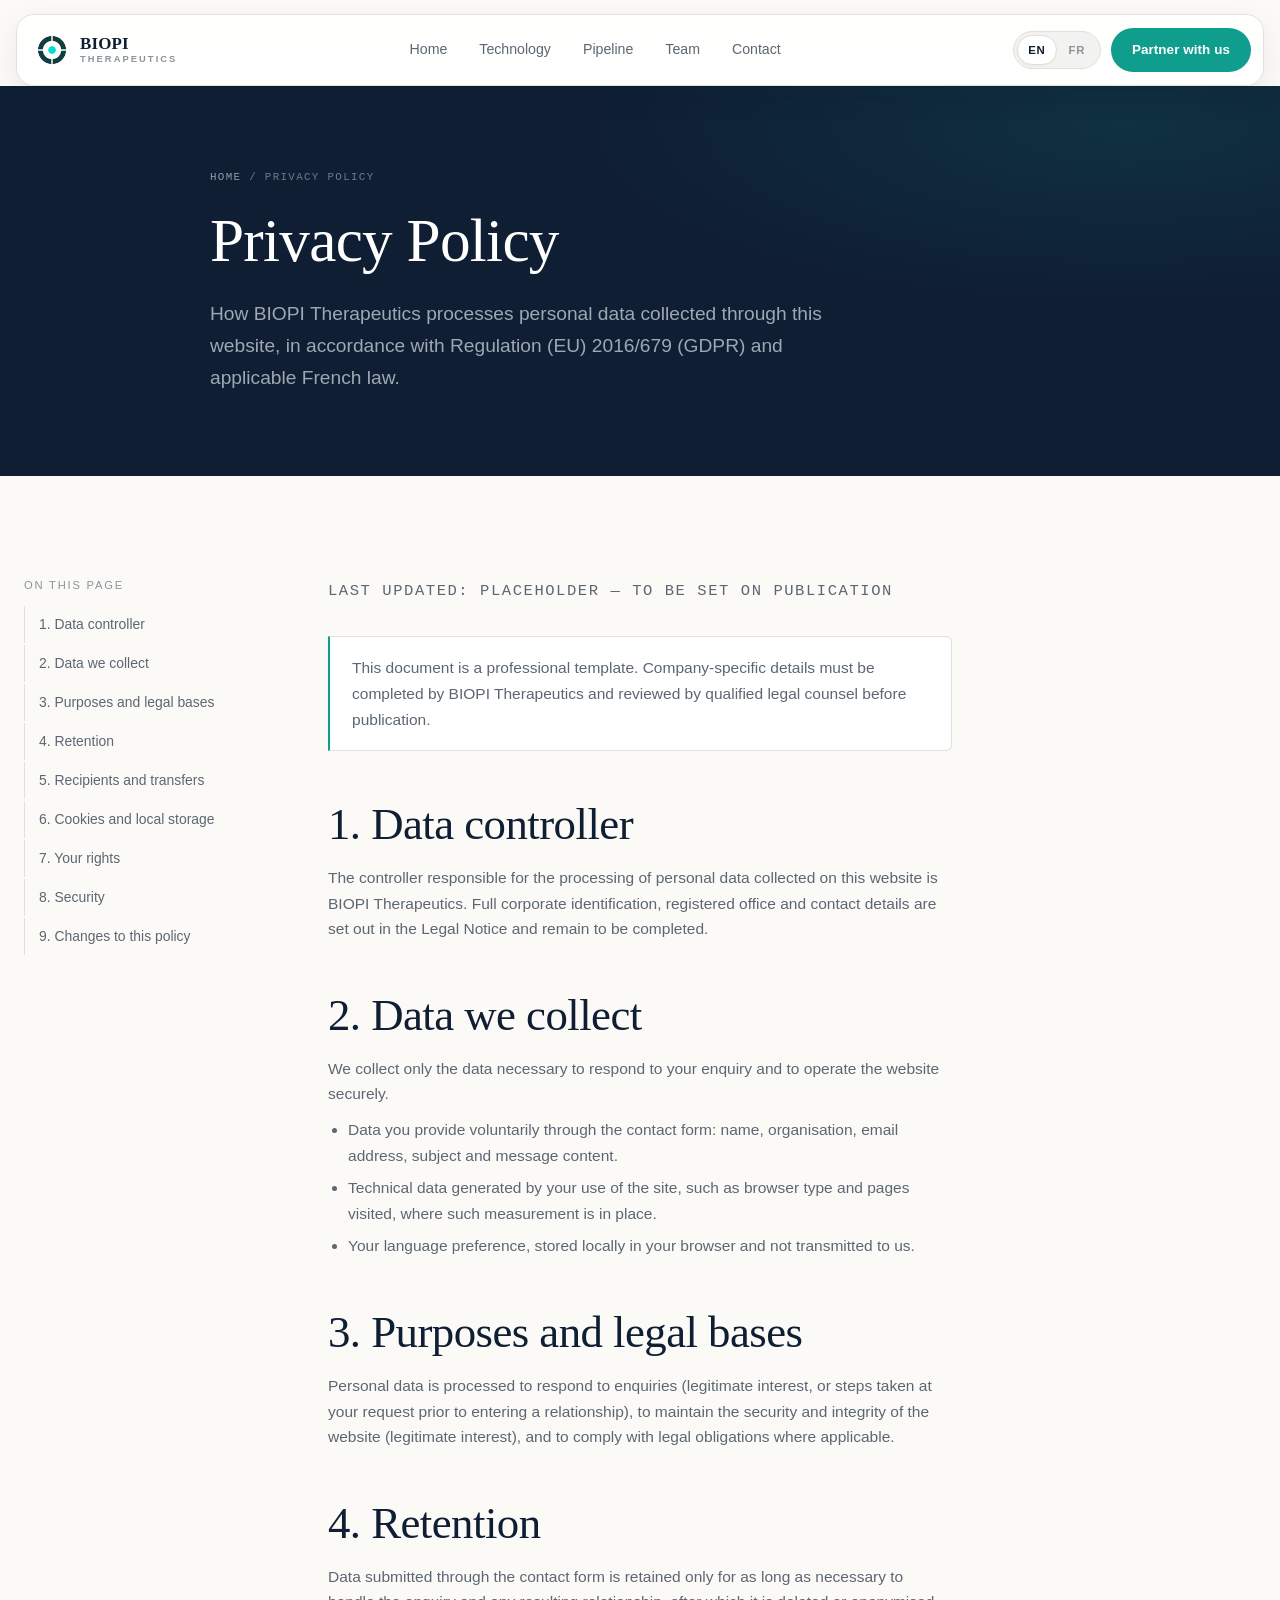
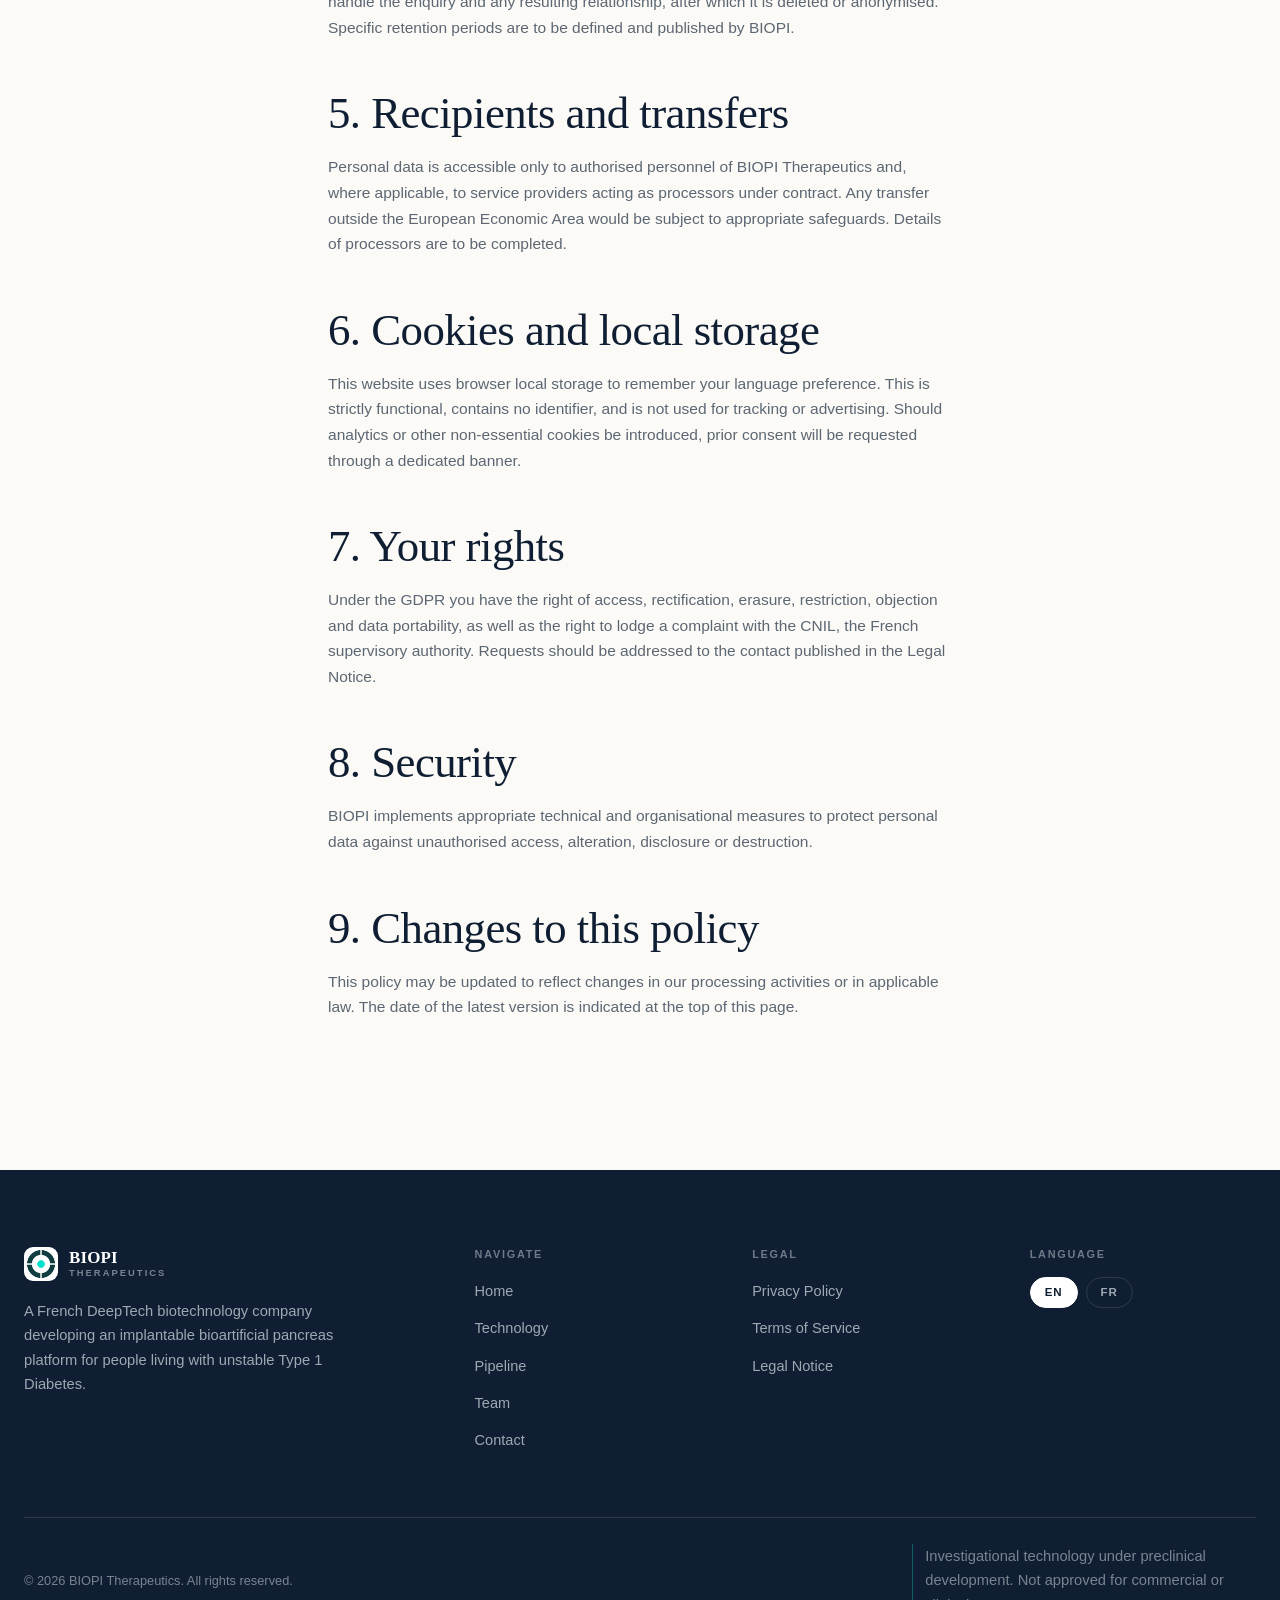
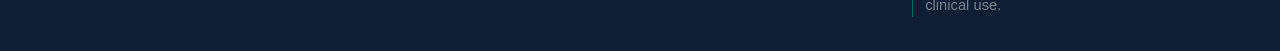
<file: biopi/privacy-policy.html>
<!DOCTYPE html>
<html lang="en">
<head>
  <meta charset="UTF-8">
  <meta name="viewport" content="width=device-width, initial-scale=1">
  <title>Privacy Policy — BIOPI Therapeutics</title>
  <meta name="description" content="How BIOPI Therapeutics collects, uses and protects personal data, in line with the GDPR.">
  <meta name="keywords" content="BIOPI Therapeutics, bioartificial pancreas, Type 1 Diabetes, implantable platform, cell therapy, encapsulation, biotechnology, DeepTech, France, preclinical research">
  <meta name="author" content="BIOPI Therapeutics">
  <meta name="robots" content="index, follow">
  <link rel="canonical" href="https://www.biopi-therapeutics.com/privacy-policy.html">

  <meta property="og:type" content="website">
  <meta property="og:site_name" content="BIOPI Therapeutics">
  <meta property="og:locale" content="en_GB">
  <meta property="og:locale:alternate" content="fr_FR">
  <meta property="og:title" content="Privacy Policy — BIOPI Therapeutics">
  <meta property="og:description" content="How BIOPI Therapeutics collects, uses and protects personal data, in line with the GDPR.">
  <meta property="og:image" content="assets/img/apple-touch-icon.png">
  <meta name="twitter:card" content="summary_large_image">
  <meta name="twitter:title" content="Privacy Policy — BIOPI Therapeutics">
  <meta name="twitter:description" content="How BIOPI Therapeutics collects, uses and protects personal data, in line with the GDPR.">

  <link rel="icon" type="image/png" sizes="32x32" href="assets/img/favicon-32.png">
  <link rel="apple-touch-icon" href="assets/img/apple-touch-icon.png">
  <meta name="theme-color" content="#0F1E33">

  <link rel="stylesheet" href="css/style.css">
  <link rel="stylesheet" href="css/responsive.css">
  <link rel="stylesheet" href="css/animations.css">
</head>
<body data-page="privacy">
  <a class="skip-link" href="#main" data-i18n="a11y.skip">Skip to main content</a>
  <header class="site-header">
    <nav class="navbar" data-i18n-attr="aria-label:nav.aria.primary">
      <a class="brand" href="index.html" data-i18n-attr="aria-label:nav.aria.brand">
        <img class="brand__mark" src="assets/img/logo.png" alt="" width="34" height="34" aria-hidden="true">
        <span class="brand__text">
          <span class="brand__name" data-i18n="brand.name">BIOPI</span>
          <span class="brand__sub" data-i18n="brand.sub">Therapeutics</span>
        </span>
      </a>
      <ul class="nav-links">
          <li><a href="index.html" data-nav="home" data-i18n="nav.home">Home</a></li>
          <li><a href="technology.html" data-nav="technology" data-i18n="nav.technology">Technology</a></li>
          <li><a href="pipeline.html" data-nav="pipeline" data-i18n="nav.pipeline">Pipeline</a></li>
          <li><a href="team.html" data-nav="team" data-i18n="nav.team">Team</a></li>
          <li><a href="contact.html" data-nav="contact" data-i18n="nav.contact">Contact</a></li>
      </ul>
      <div class="nav-actions">
        <div class="lang-switch" data-lang-switch data-active="en" role="group" data-i18n-attr="aria-label:lang.aria.group">
          <span class="lang-switch__thumb" aria-hidden="true"></span>
          <button type="button" data-lang="en" aria-pressed="true" data-i18n-attr="aria-label:lang.aria.en">EN</button>
          <button type="button" data-lang="fr" aria-pressed="false" data-i18n-attr="aria-label:lang.aria.fr">FR</button>
        </div>
        <a class="btn btn--primary nav-cta" href="contact.html" data-i18n="nav.cta">Partner with us</a>
        <button class="nav-toggle" type="button" aria-expanded="false" aria-controls="mobile-menu" aria-label="Open the main menu">
          <span class="nav-toggle__bars" aria-hidden="true"></span>
        </button>
      </div>
    </nav>
    <div class="mobile-menu" id="mobile-menu" data-i18n-attr="aria-label:nav.aria.mobile">
      <ul>
          <li><a href="index.html" data-nav="home" data-i18n="nav.home">Home</a></li>
          <li><a href="technology.html" data-nav="technology" data-i18n="nav.technology">Technology</a></li>
          <li><a href="pipeline.html" data-nav="pipeline" data-i18n="nav.pipeline">Pipeline</a></li>
          <li><a href="team.html" data-nav="team" data-i18n="nav.team">Team</a></li>
          <li><a href="contact.html" data-nav="contact" data-i18n="nav.contact">Contact</a></li>
      </ul>
      <div class="mobile-menu__foot">
        <a class="btn btn--primary" href="contact.html" data-i18n="nav.cta" style="width:100%">Partner with us</a>
      </div>
    </div>
  </header>
  <main id="main">
    <section class="page-hero">
      <div class="shell page-hero__inner">
        <p class="breadcrumb"><a href="index.html" data-i18n="nav.home">Home</a> / <span data-i18n="footer.privacy">Legal</span></p>
        <h1 data-i18n="priv.h1">Title</h1>
        <p class="lede" style="margin-top:18px" data-i18n="priv.lede">Lede.</p>
      </div>
    </section>

    <section class="section">
      <div class="shell doc">
        <nav class="toc" data-i18n-attr="aria-label:legal.toc">
          <h2 data-i18n="legal.toc">On this page</h2>
          <ol>
            <li><a href="#priv-1" data-i18n="priv.s1h">Section</a></li>
            <li><a href="#priv-2" data-i18n="priv.s2h">Section</a></li>
            <li><a href="#priv-3" data-i18n="priv.s3h">Section</a></li>
            <li><a href="#priv-4" data-i18n="priv.s4h">Section</a></li>
            <li><a href="#priv-5" data-i18n="priv.s5h">Section</a></li>
            <li><a href="#priv-6" data-i18n="priv.s6h">Section</a></li>
            <li><a href="#priv-7" data-i18n="priv.s7h">Section</a></li>
            <li><a href="#priv-8" data-i18n="priv.s8h">Section</a></li>
            <li><a href="#priv-9" data-i18n="priv.s9h">Section</a></li>
          </ol>
        </nav>
        <div class="doc-body">
          <p class="doc-meta" data-i18n="legal.updated">Last updated</p>
          <p class="callout" style="margin-bottom:var(--s-7)" data-i18n="legal.placeholderNote">Template note.</p>
        <section id="priv-1">
          <h2 data-i18n="priv.s1h">Heading</h2>
          <p data-i18n="priv.s1p">Paragraph.</p>
        </section>
        <section id="priv-2">
          <h2 data-i18n="priv.s2h">Heading</h2>
          <p data-i18n="priv.s2p">Paragraph.</p>
          <ul>
            <li data-i18n="priv.s2l1">Item</li>
            <li data-i18n="priv.s2l2">Item</li>
            <li data-i18n="priv.s2l3">Item</li>
          </ul>
        </section>
        <section id="priv-3">
          <h2 data-i18n="priv.s3h">Heading</h2>
          <p data-i18n="priv.s3p">Paragraph.</p>
        </section>
        <section id="priv-4">
          <h2 data-i18n="priv.s4h">Heading</h2>
          <p data-i18n="priv.s4p">Paragraph.</p>
        </section>
        <section id="priv-5">
          <h2 data-i18n="priv.s5h">Heading</h2>
          <p data-i18n="priv.s5p">Paragraph.</p>
        </section>
        <section id="priv-6">
          <h2 data-i18n="priv.s6h">Heading</h2>
          <p data-i18n="priv.s6p">Paragraph.</p>
        </section>
        <section id="priv-7">
          <h2 data-i18n="priv.s7h">Heading</h2>
          <p data-i18n="priv.s7p">Paragraph.</p>
        </section>
        <section id="priv-8">
          <h2 data-i18n="priv.s8h">Heading</h2>
          <p data-i18n="priv.s8p">Paragraph.</p>
        </section>
        <section id="priv-9">
          <h2 data-i18n="priv.s9h">Heading</h2>
          <p data-i18n="priv.s9p">Paragraph.</p>
        </section>
        </div>
      </div>
    </section>
  </main>
  <footer class="site-footer">
    <div class="shell">
      <div class="footer-grid">
        <div>
          <a class="brand footer-brand" href="index.html" data-i18n-attr="aria-label:nav.aria.brand">
        <img class="brand__mark" src="assets/img/logo.png" alt="" width="34" height="34" aria-hidden="true">
        <span class="brand__text">
          <span class="brand__name" data-i18n="brand.name">BIOPI</span>
          <span class="brand__sub" data-i18n="brand.sub">Therapeutics</span>
        </span>
      </a>
          <p data-i18n="footer.desc">A French DeepTech biotechnology company developing an implantable bioartificial pancreas platform.</p>
        </div>
        <nav class="footer-col" data-i18n-attr="aria-label:footer.navTitle">
          <h3 data-i18n="footer.navTitle">Navigate</h3>
          <ul>
            <li><a href="index.html" data-nav="home" data-i18n="nav.home">Home</a></li>
            <li><a href="technology.html" data-nav="technology" data-i18n="nav.technology">Technology</a></li>
            <li><a href="pipeline.html" data-nav="pipeline" data-i18n="nav.pipeline">Pipeline</a></li>
            <li><a href="team.html" data-nav="team" data-i18n="nav.team">Team</a></li>
            <li><a href="contact.html" data-nav="contact" data-i18n="nav.contact">Contact</a></li>
          </ul>
        </nav>
        <nav class="footer-col" data-i18n-attr="aria-label:footer.legalTitle">
          <h3 data-i18n="footer.legalTitle">Legal</h3>
          <ul>
            <li><a href="privacy-policy.html" data-i18n="footer.privacy">Privacy Policy</a></li>
            <li><a href="terms-of-service.html" data-i18n="footer.terms">Terms of Service</a></li>
            <li><a href="legal-notice.html" data-i18n="footer.legal">Legal Notice</a></li>
          </ul>
        </nav>
        <div class="footer-col">
          <h3 data-i18n="footer.langTitle">Language</h3>
          <div class="footer-lang" data-lang-switch data-active="en" role="group" data-i18n-attr="aria-label:lang.aria.group">
            <button type="button" data-lang="en" aria-pressed="true" data-i18n-attr="aria-label:lang.aria.en">EN</button>
            <button type="button" data-lang="fr" aria-pressed="false" data-i18n-attr="aria-label:lang.aria.fr">FR</button>
          </div>
        </div>
      </div>
      <div class="footer-bottom">
        <small><span data-i18n="footer.copyright">© 2026 BIOPI Therapeutics. All rights reserved.</span></small>
        <p class="footer-disclaimer" data-i18n="footer.disclaimer">Investigational technology under preclinical development. Not approved for commercial or clinical use.</p>
      </div>
    </div>
  </footer>

  <script src="js/i18n/en.js"></script>
  <script src="js/i18n/fr.js"></script>
  <script src="js/language.js" defer></script>
  <script src="js/navigation.js" defer></script>
  <script src="js/main.js" defer></script>

</body>
</html>
</file>
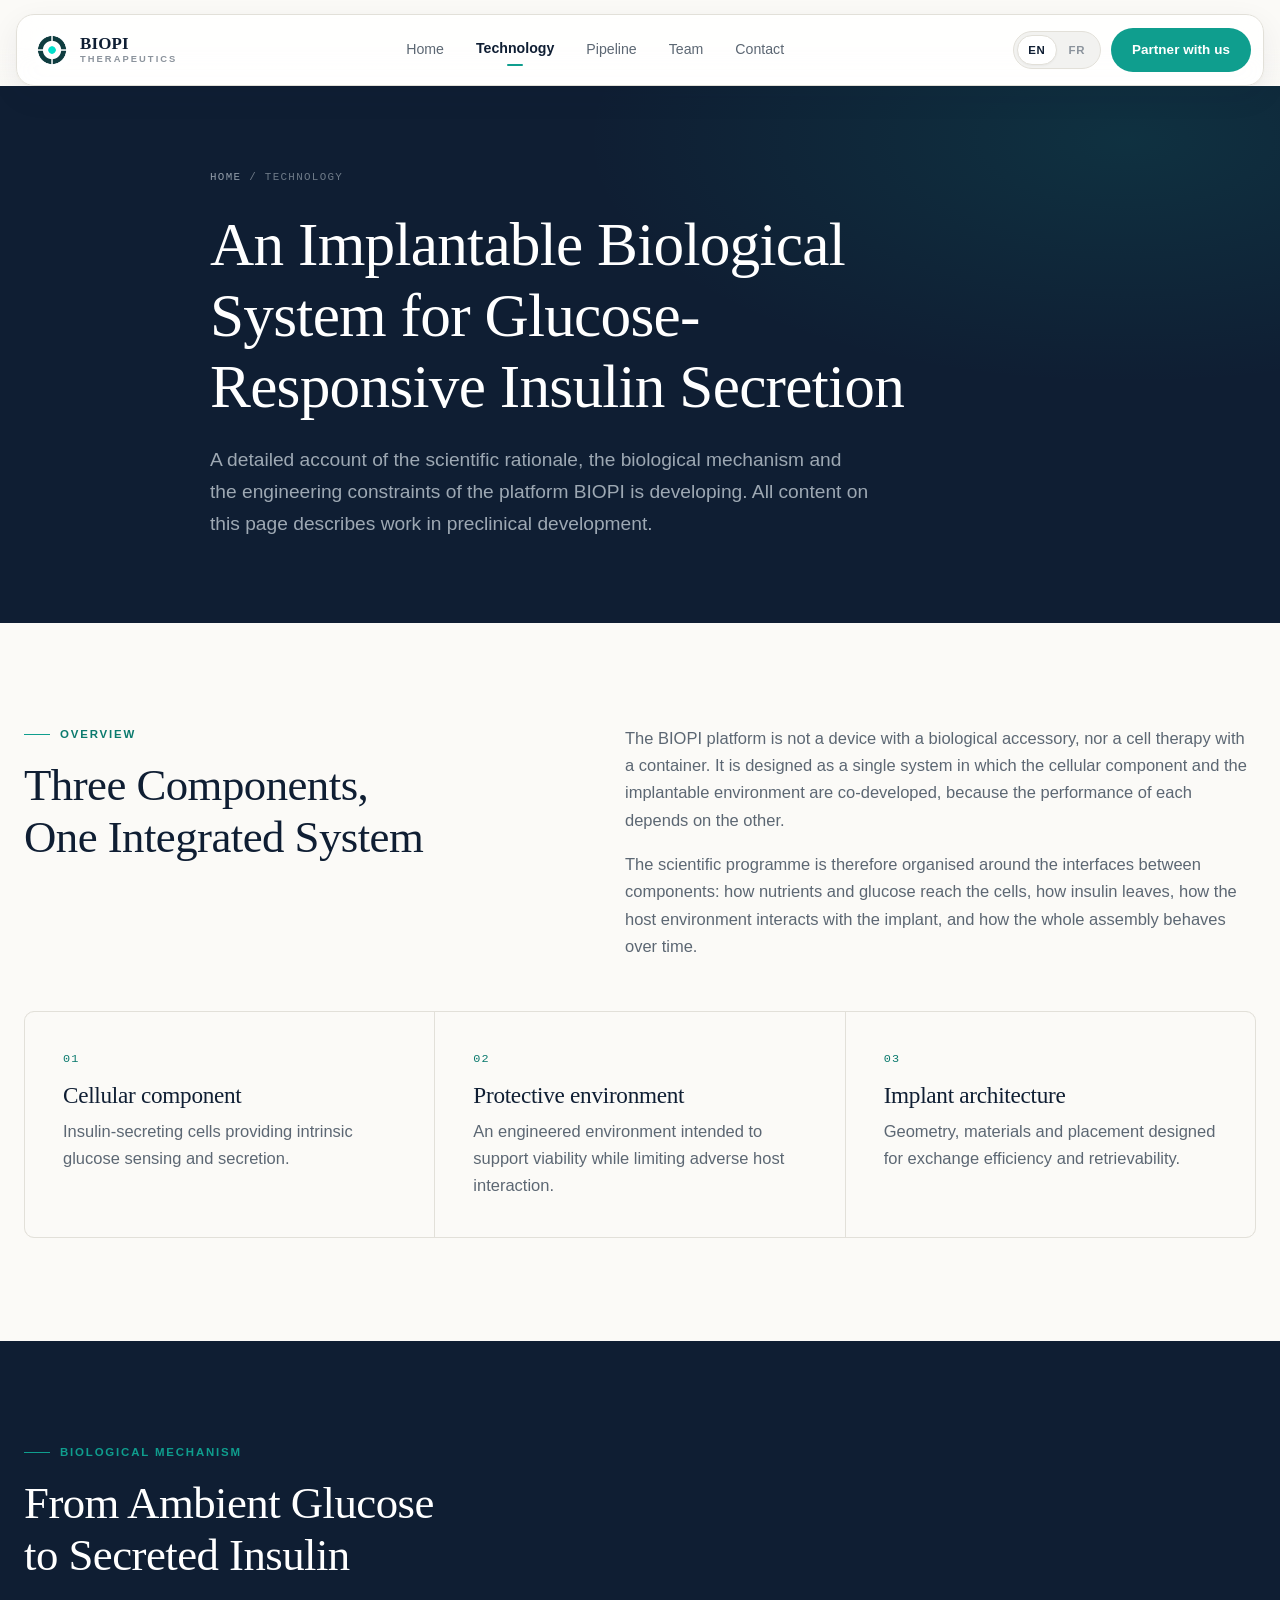
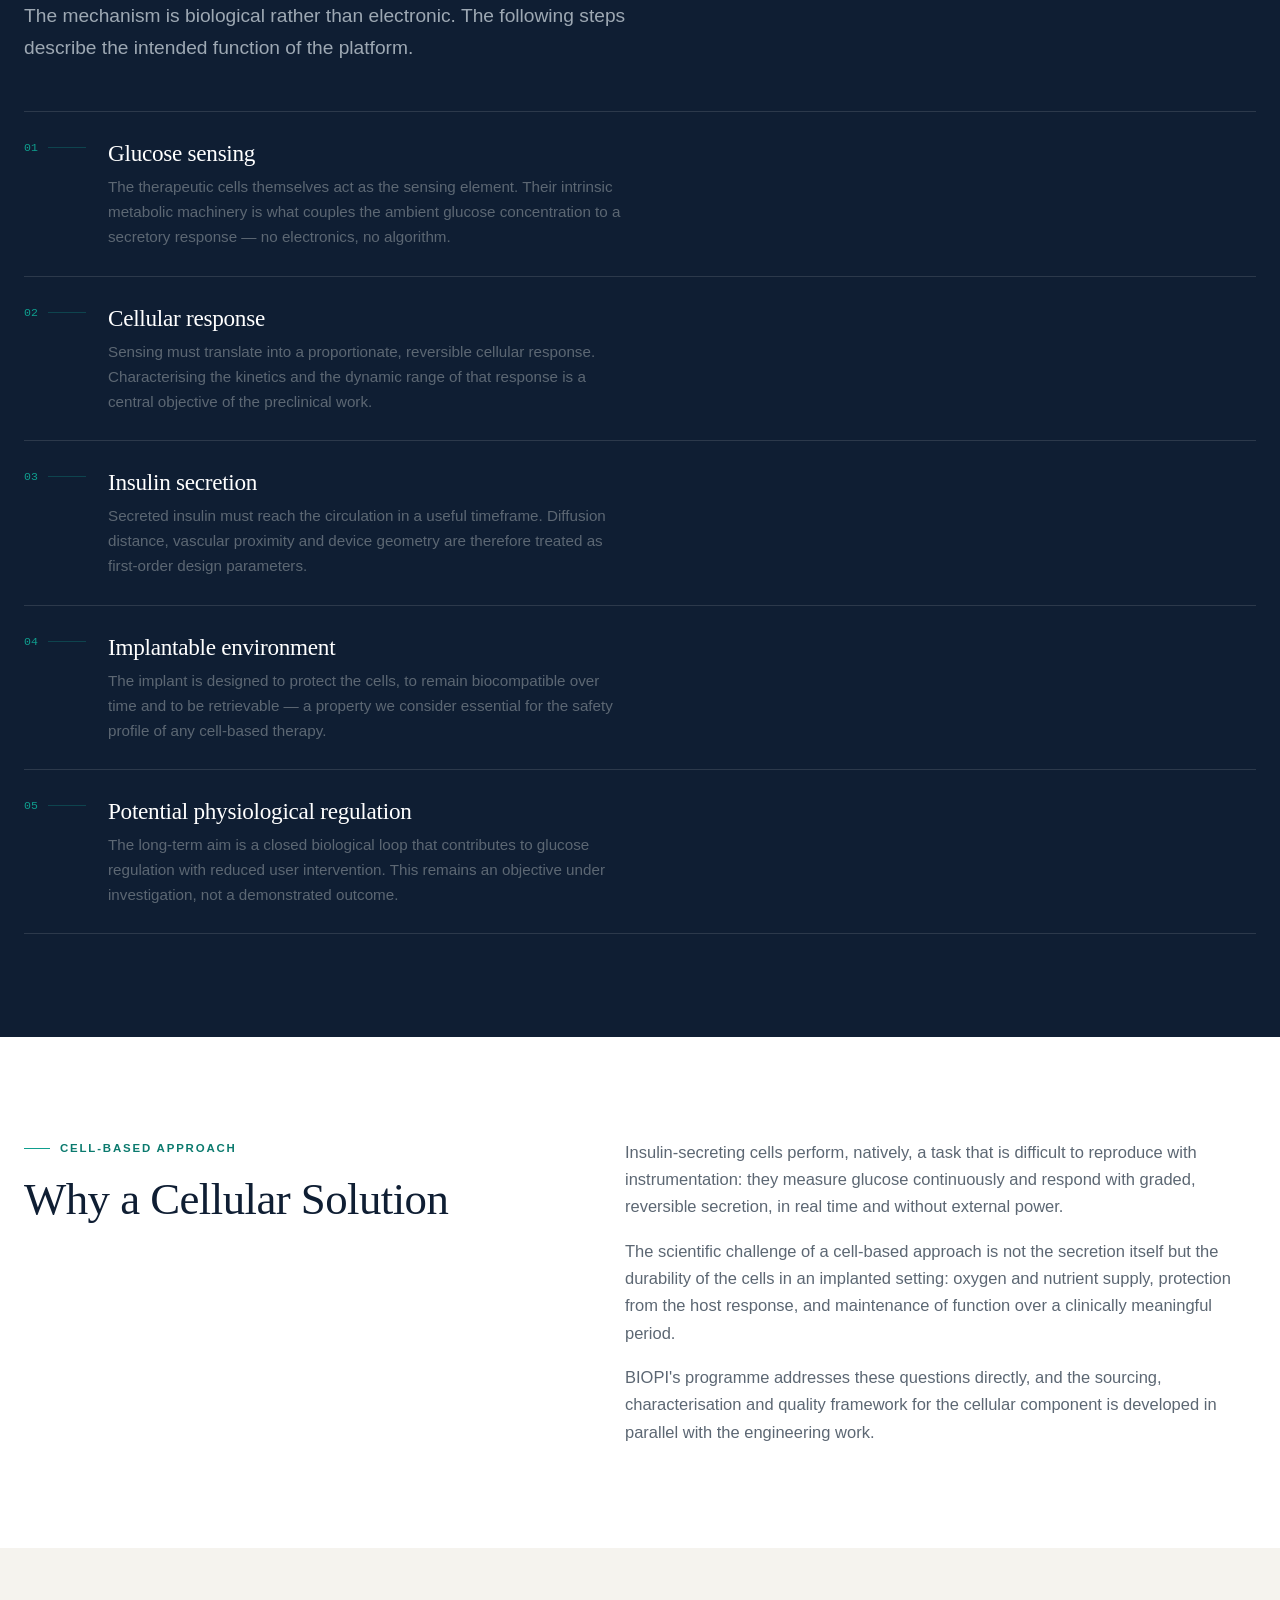
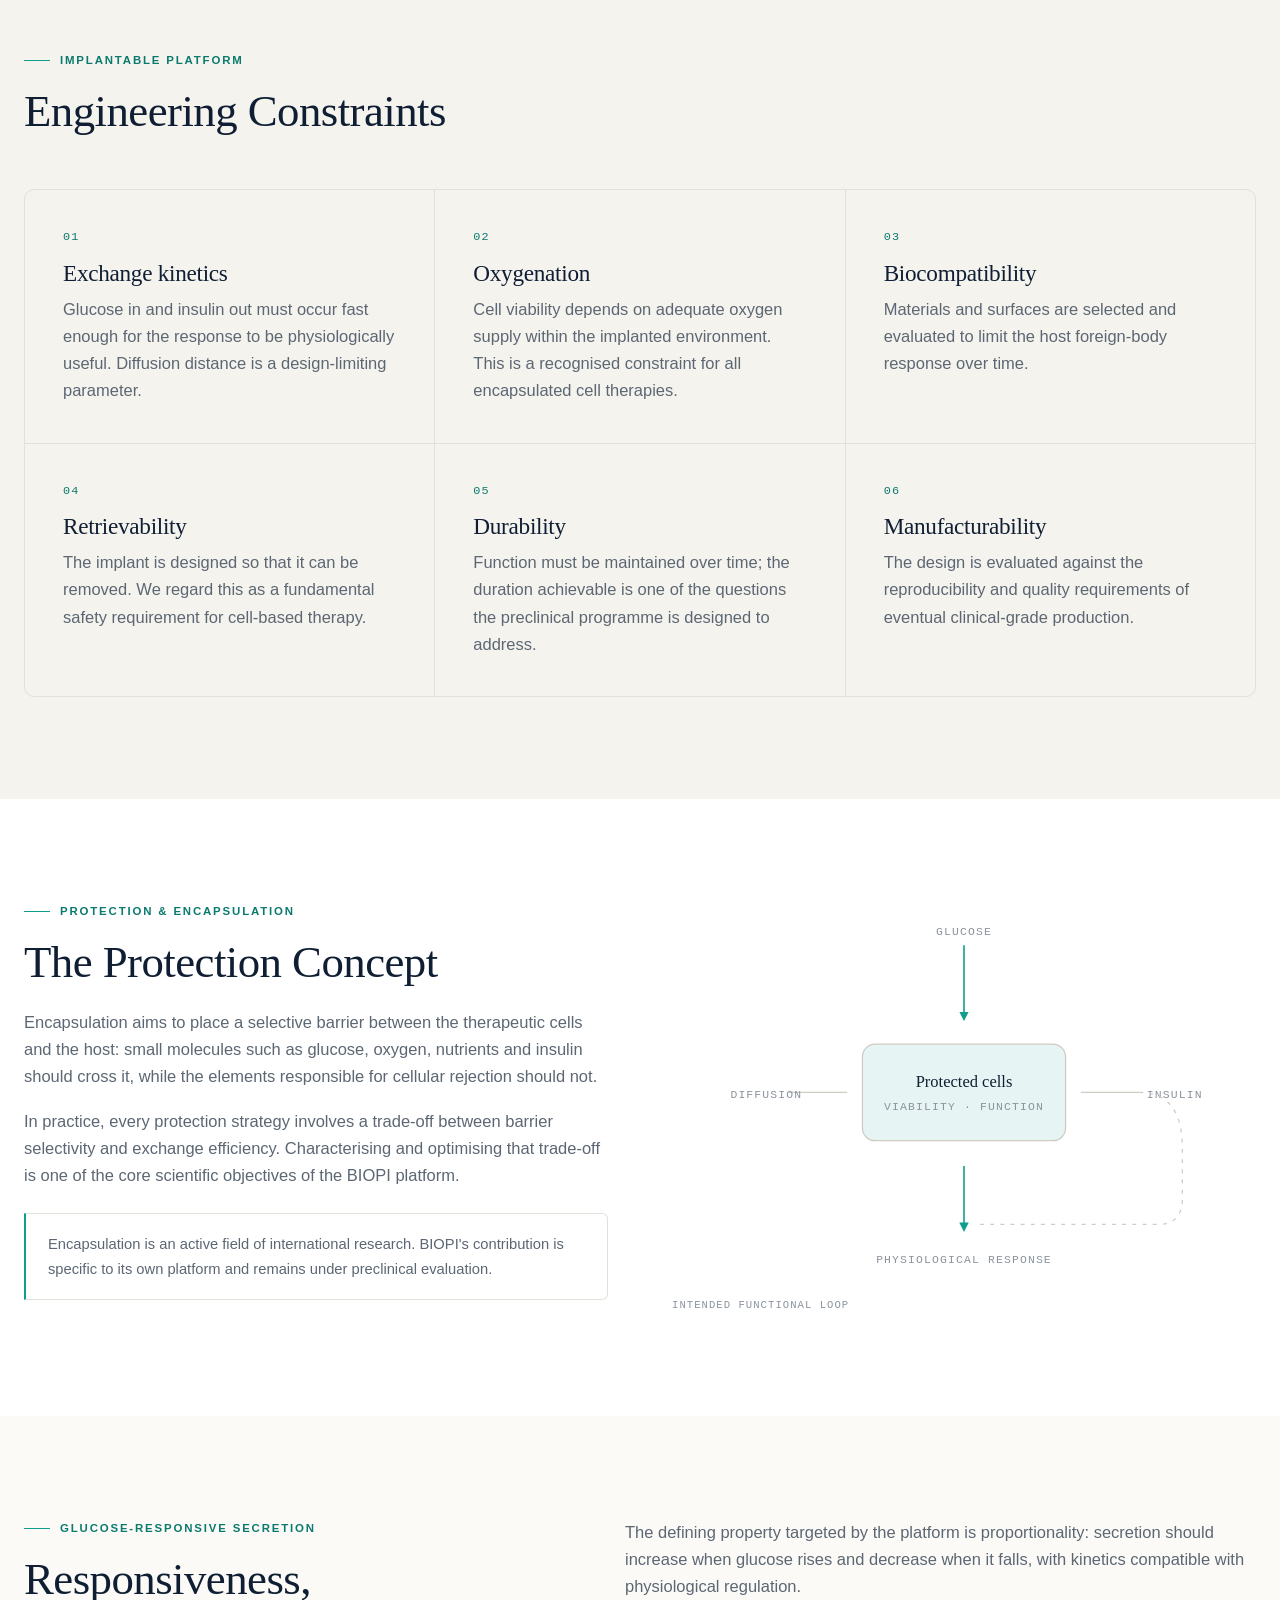
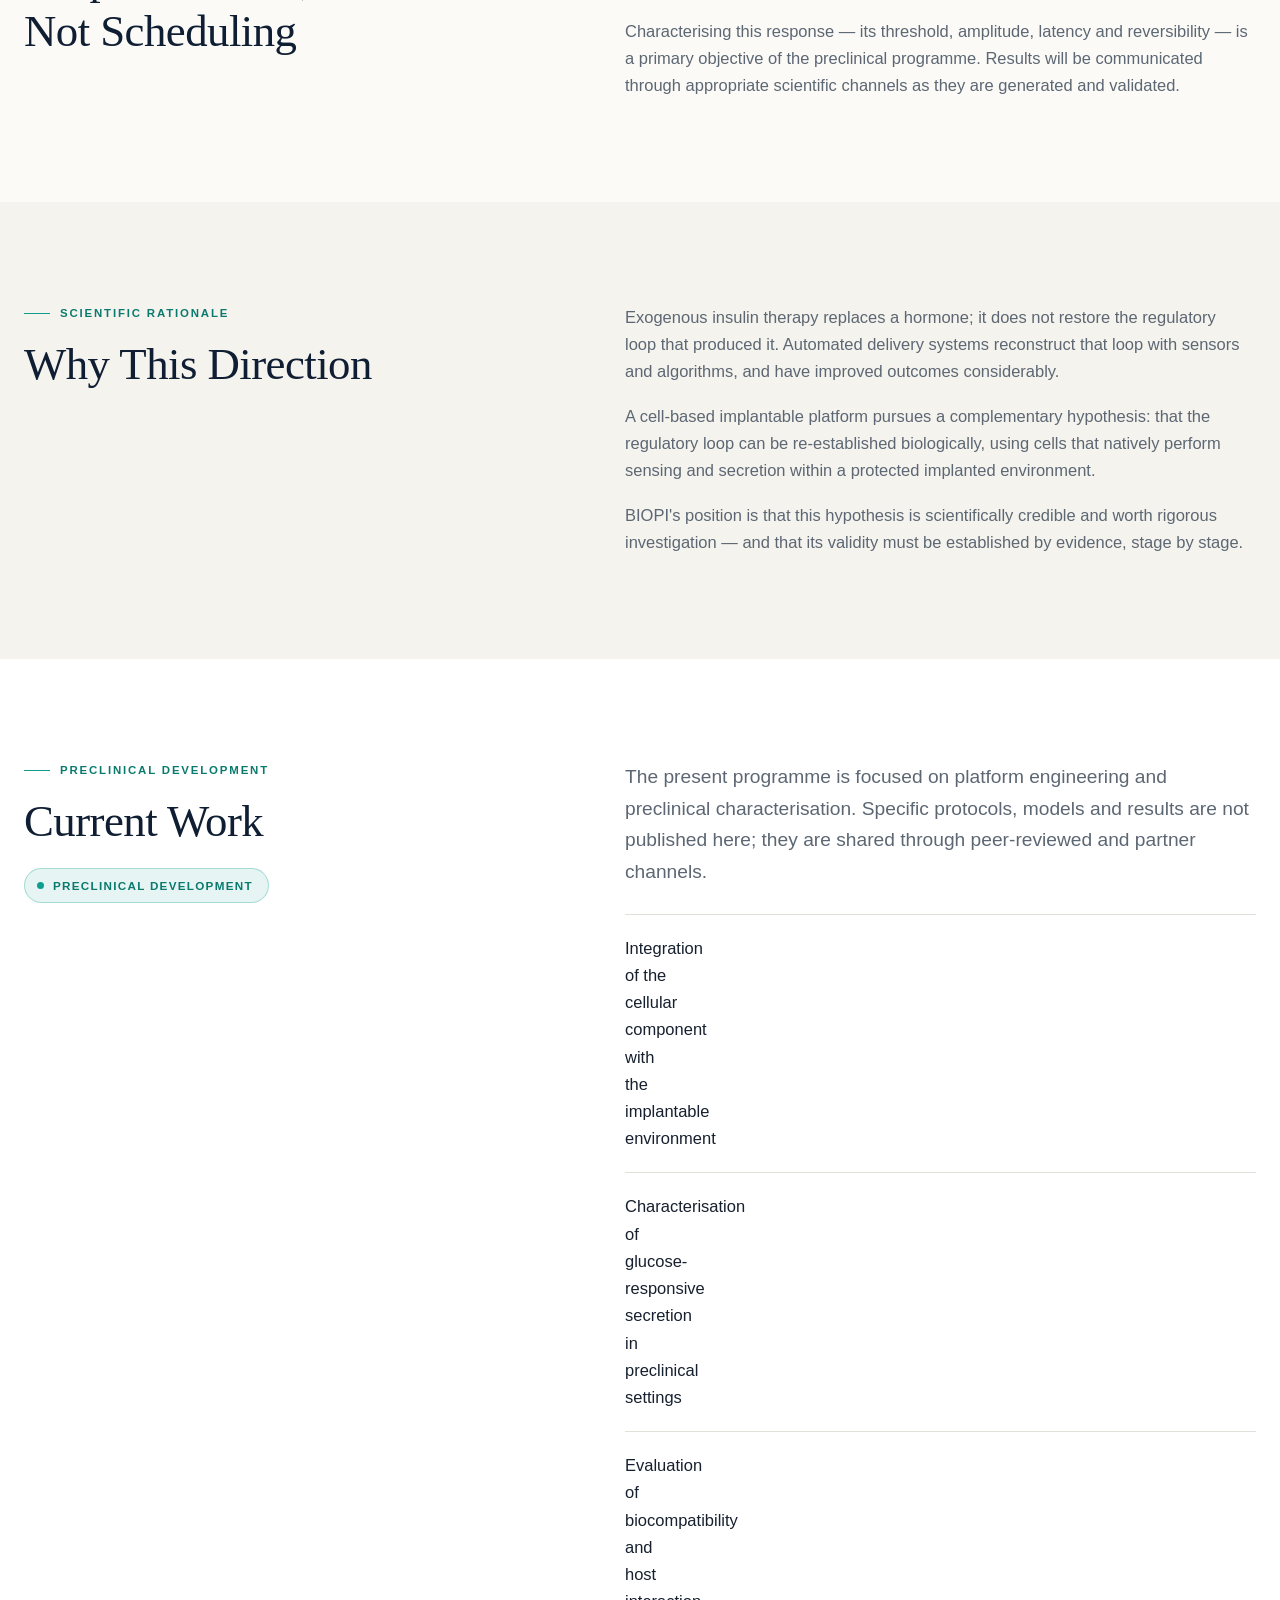
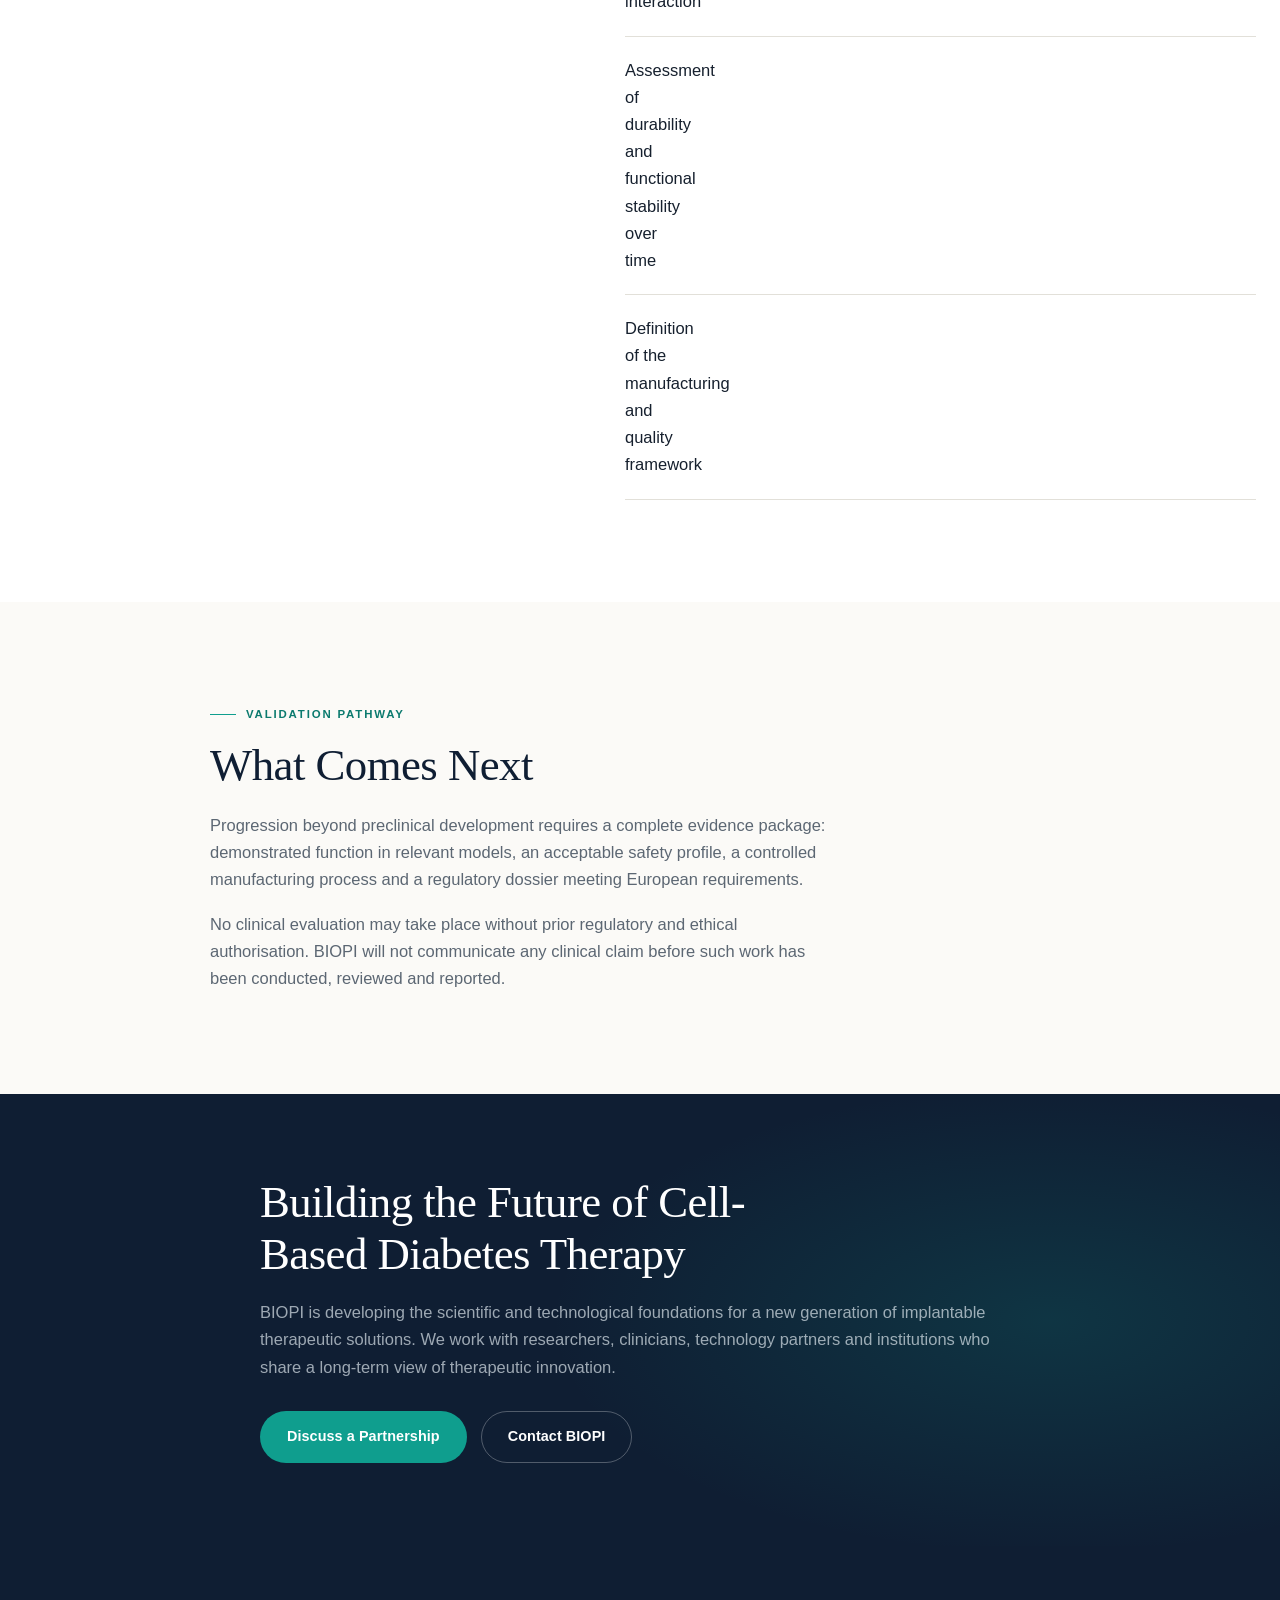
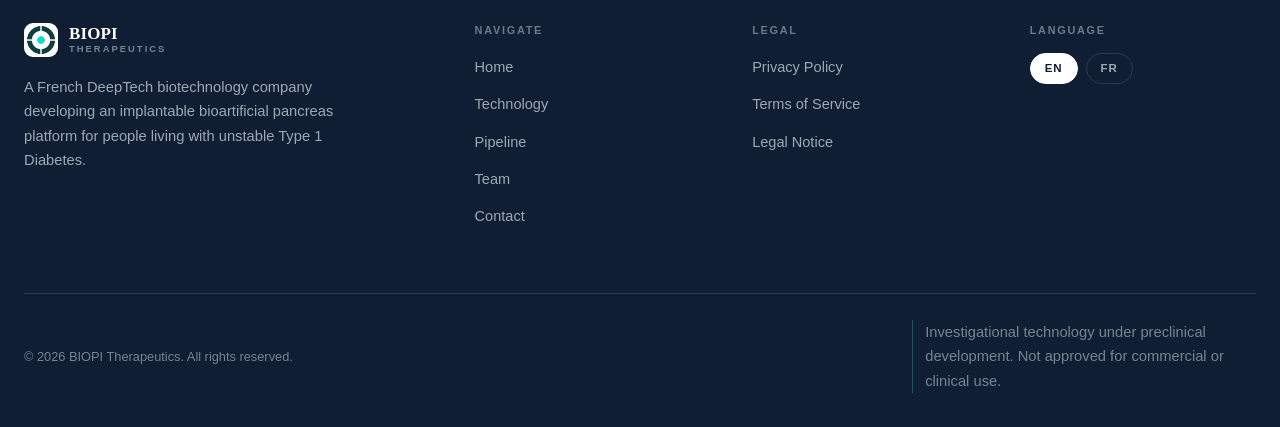
<file: biopi/technology.html>
<!DOCTYPE html>
<html lang="en">
<head>
  <meta charset="UTF-8">
  <meta name="viewport" content="width=device-width, initial-scale=1">
  <title>Technology — BIOPI Therapeutics</title>
  <meta name="description" content="The scientific rationale behind BIOPI's bioartificial pancreas: protected insulin-secreting cells, glucose-responsive secretion and an implantable, retrievable environment.">
  <meta name="keywords" content="BIOPI Therapeutics, bioartificial pancreas, Type 1 Diabetes, implantable platform, cell therapy, encapsulation, biotechnology, DeepTech, France, preclinical research">
  <meta name="author" content="BIOPI Therapeutics">
  <meta name="robots" content="index, follow">
  <link rel="canonical" href="https://www.biopi-therapeutics.com/technology.html">

  <meta property="og:type" content="website">
  <meta property="og:site_name" content="BIOPI Therapeutics">
  <meta property="og:locale" content="en_GB">
  <meta property="og:locale:alternate" content="fr_FR">
  <meta property="og:title" content="Technology — BIOPI Therapeutics">
  <meta property="og:description" content="The scientific rationale behind BIOPI's bioartificial pancreas: protected insulin-secreting cells, glucose-responsive secretion and an implantable, retrievable environment.">
  <meta property="og:image" content="assets/img/apple-touch-icon.png">
  <meta name="twitter:card" content="summary_large_image">
  <meta name="twitter:title" content="Technology — BIOPI Therapeutics">
  <meta name="twitter:description" content="The scientific rationale behind BIOPI's bioartificial pancreas: protected insulin-secreting cells, glucose-responsive secretion and an implantable, retrievable environment.">

  <link rel="icon" type="image/png" sizes="32x32" href="assets/img/favicon-32.png">
  <link rel="apple-touch-icon" href="assets/img/apple-touch-icon.png">
  <meta name="theme-color" content="#0F1E33">

  <link rel="stylesheet" href="css/style.css">
  <link rel="stylesheet" href="css/responsive.css">
  <link rel="stylesheet" href="css/animations.css">
</head>
<body data-page="technology">
  <a class="skip-link" href="#main" data-i18n="a11y.skip">Skip to main content</a>
  <header class="site-header">
    <nav class="navbar" data-i18n-attr="aria-label:nav.aria.primary">
      <a class="brand" href="index.html" data-i18n-attr="aria-label:nav.aria.brand">
        <img class="brand__mark" src="assets/img/logo.png" alt="" width="34" height="34" aria-hidden="true">
        <span class="brand__text">
          <span class="brand__name" data-i18n="brand.name">BIOPI</span>
          <span class="brand__sub" data-i18n="brand.sub">Therapeutics</span>
        </span>
      </a>
      <ul class="nav-links">
          <li><a href="index.html" data-nav="home" data-i18n="nav.home">Home</a></li>
          <li><a href="technology.html" data-nav="technology" data-i18n="nav.technology">Technology</a></li>
          <li><a href="pipeline.html" data-nav="pipeline" data-i18n="nav.pipeline">Pipeline</a></li>
          <li><a href="team.html" data-nav="team" data-i18n="nav.team">Team</a></li>
          <li><a href="contact.html" data-nav="contact" data-i18n="nav.contact">Contact</a></li>
      </ul>
      <div class="nav-actions">
        <div class="lang-switch" data-lang-switch data-active="en" role="group" data-i18n-attr="aria-label:lang.aria.group">
          <span class="lang-switch__thumb" aria-hidden="true"></span>
          <button type="button" data-lang="en" aria-pressed="true" data-i18n-attr="aria-label:lang.aria.en">EN</button>
          <button type="button" data-lang="fr" aria-pressed="false" data-i18n-attr="aria-label:lang.aria.fr">FR</button>
        </div>
        <a class="btn btn--primary nav-cta" href="contact.html" data-i18n="nav.cta">Partner with us</a>
        <button class="nav-toggle" type="button" aria-expanded="false" aria-controls="mobile-menu" aria-label="Open the main menu">
          <span class="nav-toggle__bars" aria-hidden="true"></span>
        </button>
      </div>
    </nav>
    <div class="mobile-menu" id="mobile-menu" data-i18n-attr="aria-label:nav.aria.mobile">
      <ul>
          <li><a href="index.html" data-nav="home" data-i18n="nav.home">Home</a></li>
          <li><a href="technology.html" data-nav="technology" data-i18n="nav.technology">Technology</a></li>
          <li><a href="pipeline.html" data-nav="pipeline" data-i18n="nav.pipeline">Pipeline</a></li>
          <li><a href="team.html" data-nav="team" data-i18n="nav.team">Team</a></li>
          <li><a href="contact.html" data-nav="contact" data-i18n="nav.contact">Contact</a></li>
      </ul>
      <div class="mobile-menu__foot">
        <a class="btn btn--primary" href="contact.html" data-i18n="nav.cta" style="width:100%">Partner with us</a>
      </div>
    </div>
  </header>
  <main id="main">
  <section class="page-hero">
    <div class="shell page-hero__inner">
      <p class="breadcrumb"><a href="index.html" data-i18n="nav.home">Home</a> / <span data-i18n="nav.technology">Page</span></p>
      <h1 style="margin-top:22px" data-i18n="tech.hero.h1">Title</h1>
      <p class="lede" data-i18n="tech.hero.lede">Lede</p>
    </div>
  </section>

  <aside class="recognition" aria-label="Recognition">
    <div class="shell recognition__inner">
      <p class="recognition__label" data-i18n="recog.label">BIOPI Therapeutics · Award-winning biotechnology innovation</p>
      <ul class="recognition__list">
        <li><span data-i18n="recog.1">Deep Impact Award</span></li>
        <li><span data-i18n="recog.2">SATT</span></li>
        <li><span data-i18n="recog.3">Linksium</span></li>
        <li><span data-i18n="recog.4">CNRS</span></li>
      </ul>
    </div>
  </aside>

    <section class="section" aria-labelledby="ov-h">
      <div class="shell split">
        <div data-reveal="left">
          <p class="eyebrow" data-i18n="tech.ov.eyebrow">Overview</p>
          <h2 id="ov-h" data-i18n="tech.ov.h2">Three Components, One Integrated System</h2>
        </div>
        <div class="prose" data-reveal>
          <p data-i18n="tech.ov.p1">Paragraph.</p>
          <p data-i18n="tech.ov.p2">Paragraph.</p>
        </div>
      </div>
      <div class="shell" style="margin-top:clamp(32px,4vw,52px)">
        <div class="grid grid--3" data-reveal>
        <article>
          <span class="num-marker">01</span>
          <h3 data-i18n="tech.ov.c1t">Component</h3>
          <p class="prose" style="margin-top:8px" data-i18n="tech.ov.c1d">Description</p>
        </article>
        <article>
          <span class="num-marker">02</span>
          <h3 data-i18n="tech.ov.c2t">Component</h3>
          <p class="prose" style="margin-top:8px" data-i18n="tech.ov.c2d">Description</p>
        </article>
        <article>
          <span class="num-marker">03</span>
          <h3 data-i18n="tech.ov.c3t">Component</h3>
          <p class="prose" style="margin-top:8px" data-i18n="tech.ov.c3d">Description</p>
        </article>
        </div>
      </div>
    </section>

    <section class="section section--navy" aria-labelledby="bio-h">
      <div class="shell">
        <div style="max-width:700px">
          <p class="eyebrow" data-i18n="tech.bio.eyebrow">Biological mechanism</p>
          <h2 id="bio-h" data-i18n="tech.bio.h2">From Ambient Glucose to Secreted Insulin</h2>
          <p class="lede" style="margin-top:18px" data-i18n="tech.bio.lede">Lede.</p>
        </div>
    <div class="flow">
      <article class="flow__step" data-reveal data-reveal-delay="1">
        <p class="flow__idx">01</p>
        <div class="flow__body">
          <h3 data-i18n="mech.l1t">Step</h3>
          <p data-i18n="mech.l1d">Description</p>
        </div>
      </article>
      <article class="flow__step" data-reveal data-reveal-delay="2">
        <p class="flow__idx">02</p>
        <div class="flow__body">
          <h3 data-i18n="mech.l2t">Step</h3>
          <p data-i18n="mech.l2d">Description</p>
        </div>
      </article>
      <article class="flow__step" data-reveal data-reveal-delay="3">
        <p class="flow__idx">03</p>
        <div class="flow__body">
          <h3 data-i18n="mech.l3t">Step</h3>
          <p data-i18n="mech.l3d">Description</p>
        </div>
      </article>
      <article class="flow__step" data-reveal data-reveal-delay="4">
        <p class="flow__idx">04</p>
        <div class="flow__body">
          <h3 data-i18n="mech.l4t">Step</h3>
          <p data-i18n="mech.l4d">Description</p>
        </div>
      </article>
      <article class="flow__step" data-reveal data-reveal-delay="4">
        <p class="flow__idx">05</p>
        <div class="flow__body">
          <h3 data-i18n="mech.l5t">Step</h3>
          <p data-i18n="mech.l5d">Description</p>
        </div>
      </article>
    </div>
      </div>
    </section>

    <section class="section section--white" aria-labelledby="cell-h">
      <div class="shell split">
        <div data-reveal="left">
          <p class="eyebrow" data-i18n="tech.cell.eyebrow">Cell-based approach</p>
          <h2 id="cell-h" data-i18n="tech.cell.h2">Why a Cellular Solution</h2>
        </div>
        <div class="prose" data-reveal>
          <p data-i18n="tech.cell.p1">Paragraph.</p>
          <p data-i18n="tech.cell.p2">Paragraph.</p>
          <p data-i18n="tech.cell.p3">Paragraph.</p>
        </div>
      </div>
    </section>

    <section class="section section--paper2" aria-labelledby="impl-h">
      <div class="shell">
        <div style="max-width:680px" data-reveal>
          <p class="eyebrow" data-i18n="tech.impl.eyebrow">Implantable platform</p>
          <h2 id="impl-h" data-i18n="tech.impl.h2">Engineering Constraints</h2>
        </div>
        <div class="grid grid--3" style="margin-top:clamp(32px,4vw,52px)" data-reveal>
        <article>
          <span class="num-marker">01</span>
          <h3 data-i18n="tech.impl.i1t">Constraint</h3>
          <p class="prose" style="margin-top:8px" data-i18n="tech.impl.i1d">Description</p>
        </article>
        <article>
          <span class="num-marker">02</span>
          <h3 data-i18n="tech.impl.i2t">Constraint</h3>
          <p class="prose" style="margin-top:8px" data-i18n="tech.impl.i2d">Description</p>
        </article>
        <article>
          <span class="num-marker">03</span>
          <h3 data-i18n="tech.impl.i3t">Constraint</h3>
          <p class="prose" style="margin-top:8px" data-i18n="tech.impl.i3d">Description</p>
        </article>
        <article>
          <span class="num-marker">04</span>
          <h3 data-i18n="tech.impl.i4t">Constraint</h3>
          <p class="prose" style="margin-top:8px" data-i18n="tech.impl.i4d">Description</p>
        </article>
        <article>
          <span class="num-marker">05</span>
          <h3 data-i18n="tech.impl.i5t">Constraint</h3>
          <p class="prose" style="margin-top:8px" data-i18n="tech.impl.i5d">Description</p>
        </article>
        <article>
          <span class="num-marker">06</span>
          <h3 data-i18n="tech.impl.i6t">Constraint</h3>
          <p class="prose" style="margin-top:8px" data-i18n="tech.impl.i6d">Description</p>
        </article>
        </div>
      </div>
    </section>

    <section class="section section--white" aria-labelledby="prot-h">
      <div class="shell split split--even">
        <div data-reveal="left">
          <p class="eyebrow" data-i18n="tech.prot.eyebrow">Protection &amp; encapsulation</p>
          <h2 id="prot-h" data-i18n="tech.prot.h2">The Protection Concept</h2>
          <div class="prose" style="margin-top:20px">
            <p data-i18n="tech.prot.p1">Paragraph.</p>
            <p data-i18n="tech.prot.p2">Paragraph.</p>
          </div>
          <p class="callout" data-i18n="tech.prot.callout">Callout.</p>
        </div>
        <figure style="margin:0" data-reveal>
          <svg class="schematic" viewBox="0 0 460 300" role="img" data-i18n-attr="aria-label:plat.diagram.aria">
          <rect x="150" y="112" width="160" height="76" rx="10" class="s-line s-fill"/>
          <text x="230" y="146" text-anchor="middle" class="s-title">Protected cells</text>
          <text x="230" y="164" text-anchor="middle" class="s-label">viability · function</text>
          <path d="M230 34 v58" class="s-accent" marker-end="url(#ar)"/>
          <path d="M230 208 v50" class="s-accent" marker-end="url(#ar)"/>
          <path d="M92 150 h46" class="s-line"/>
          <path d="M322 150 h46" class="s-line"/>
          <text x="230" y="26" text-anchor="middle" class="s-label">Glucose</text>
          <text x="230" y="284" text-anchor="middle" class="s-label">Physiological response</text>
          <text x="46" y="154" class="s-label">Diffusion</text>
          <text x="374" y="154" class="s-label">Insulin</text>
          <path d="M368 150 q34 0 34 44 v40 q0 20 -20 20 h-140" class="s-line" stroke-dasharray="3 5"/>
          <defs><marker id="ar" viewBox="0 0 8 8" refX="6" refY="4" markerWidth="6" markerHeight="6" orient="auto">
            <path d="M0 0 L8 4 L0 8 z" fill="#0F9E8E"/></marker></defs>
        </svg>
          <figcaption class="visual-caption" style="color:var(--text-faint)" data-i18n="plat.diagram.title">Intended functional loop</figcaption>
        </figure>
      </div>
    </section>

    <section class="section" aria-labelledby="resp-h">
      <div class="shell split">
        <div data-reveal="left">
          <p class="eyebrow" data-i18n="tech.resp.eyebrow">Glucose-responsive secretion</p>
          <h2 id="resp-h" data-i18n="tech.resp.h2">Responsiveness, Not Scheduling</h2>
        </div>
        <div class="prose" data-reveal>
          <p data-i18n="tech.resp.p1">Paragraph.</p>
          <p data-i18n="tech.resp.p2">Paragraph.</p>
        </div>
      </div>
    </section>

    <section class="section section--paper2" aria-labelledby="rat-h">
      <div class="shell split">
        <div data-reveal="left">
          <p class="eyebrow" data-i18n="tech.rat.eyebrow">Scientific rationale</p>
          <h2 id="rat-h" data-i18n="tech.rat.h2">Why This Direction</h2>
        </div>
        <div class="prose" data-reveal>
          <p data-i18n="tech.rat.p1">Paragraph.</p>
          <p data-i18n="tech.rat.p2">Paragraph.</p>
          <p data-i18n="tech.rat.p3">Paragraph.</p>
        </div>
      </div>
    </section>

    <section class="section section--white" aria-labelledby="pre-h">
      <div class="shell split">
        <div data-reveal="left">
          <p class="eyebrow" data-i18n="tech.pre.eyebrow">Preclinical development</p>
          <h2 id="pre-h" data-i18n="tech.pre.h2">Current Work</h2>
          <p style="margin-top:20px"><span class="status"><span class="status__dot" aria-hidden="true"></span><span data-i18n="home.hero.status">Preclinical Development</span></span></p>
        </div>
        <div data-reveal>
          <p class="lede" data-i18n="tech.pre.lede">Lede.</p>
          <ul class="annot-list" style="margin-top:26px;list-style:none">
          <li data-i18n="tech.pre.w1">Workstream</li>
          <li data-i18n="tech.pre.w2">Workstream</li>
          <li data-i18n="tech.pre.w3">Workstream</li>
          <li data-i18n="tech.pre.w4">Workstream</li>
          <li data-i18n="tech.pre.w5">Workstream</li>
          </ul>
        </div>
      </div>
    </section>

    <section class="section" aria-labelledby="fut-h">
      <div class="shell--narrow" data-reveal>
        <p class="eyebrow" data-i18n="tech.fut.eyebrow">Validation pathway</p>
        <h2 id="fut-h" data-i18n="tech.fut.h2">What Comes Next</h2>
        <div class="prose" style="margin-top:20px">
          <p data-i18n="tech.fut.p1">Paragraph.</p>
          <p data-i18n="tech.fut.p2">Paragraph.</p>
        </div>
      </div>
    </section>

  <section class="cta-band">
    <div class="shell cta-band__inner" data-reveal>
      <h2 data-i18n="cta.h2">Building the Future of Cell-Based Diabetes Therapy</h2>
      <p data-i18n="cta.p">BIOPI is developing the scientific and technological foundations for a new generation of implantable therapeutic solutions.</p>
      <div class="btn-row">
        <a class="btn btn--primary" href="contact.html" data-i18n="cta.primary">Discuss a Partnership</a>
        <a class="btn btn--on-dark" href="contact.html" data-i18n="cta.secondary">Contact BIOPI</a>
      </div>
    </div>
  </section>
  </main>
  <footer class="site-footer">
    <div class="shell">
      <div class="footer-grid">
        <div>
          <a class="brand footer-brand" href="index.html" data-i18n-attr="aria-label:nav.aria.brand">
        <img class="brand__mark" src="assets/img/logo.png" alt="" width="34" height="34" aria-hidden="true">
        <span class="brand__text">
          <span class="brand__name" data-i18n="brand.name">BIOPI</span>
          <span class="brand__sub" data-i18n="brand.sub">Therapeutics</span>
        </span>
      </a>
          <p data-i18n="footer.desc">A French DeepTech biotechnology company developing an implantable bioartificial pancreas platform.</p>
        </div>
        <nav class="footer-col" data-i18n-attr="aria-label:footer.navTitle">
          <h3 data-i18n="footer.navTitle">Navigate</h3>
          <ul>
            <li><a href="index.html" data-nav="home" data-i18n="nav.home">Home</a></li>
            <li><a href="technology.html" data-nav="technology" data-i18n="nav.technology">Technology</a></li>
            <li><a href="pipeline.html" data-nav="pipeline" data-i18n="nav.pipeline">Pipeline</a></li>
            <li><a href="team.html" data-nav="team" data-i18n="nav.team">Team</a></li>
            <li><a href="contact.html" data-nav="contact" data-i18n="nav.contact">Contact</a></li>
          </ul>
        </nav>
        <nav class="footer-col" data-i18n-attr="aria-label:footer.legalTitle">
          <h3 data-i18n="footer.legalTitle">Legal</h3>
          <ul>
            <li><a href="privacy-policy.html" data-i18n="footer.privacy">Privacy Policy</a></li>
            <li><a href="terms-of-service.html" data-i18n="footer.terms">Terms of Service</a></li>
            <li><a href="legal-notice.html" data-i18n="footer.legal">Legal Notice</a></li>
          </ul>
        </nav>
        <div class="footer-col">
          <h3 data-i18n="footer.langTitle">Language</h3>
          <div class="footer-lang" data-lang-switch data-active="en" role="group" data-i18n-attr="aria-label:lang.aria.group">
            <button type="button" data-lang="en" aria-pressed="true" data-i18n-attr="aria-label:lang.aria.en">EN</button>
            <button type="button" data-lang="fr" aria-pressed="false" data-i18n-attr="aria-label:lang.aria.fr">FR</button>
          </div>
        </div>
      </div>
      <div class="footer-bottom">
        <small><span data-i18n="footer.copyright">© 2026 BIOPI Therapeutics. All rights reserved.</span></small>
        <p class="footer-disclaimer" data-i18n="footer.disclaimer">Investigational technology under preclinical development. Not approved for commercial or clinical use.</p>
      </div>
    </div>
  </footer>

  <script src="js/i18n/en.js"></script>
  <script src="js/i18n/fr.js"></script>
  <script src="js/language.js" defer></script>
  <script src="js/navigation.js" defer></script>
  <script src="js/main.js" defer></script>

</body>
</html>
</file>
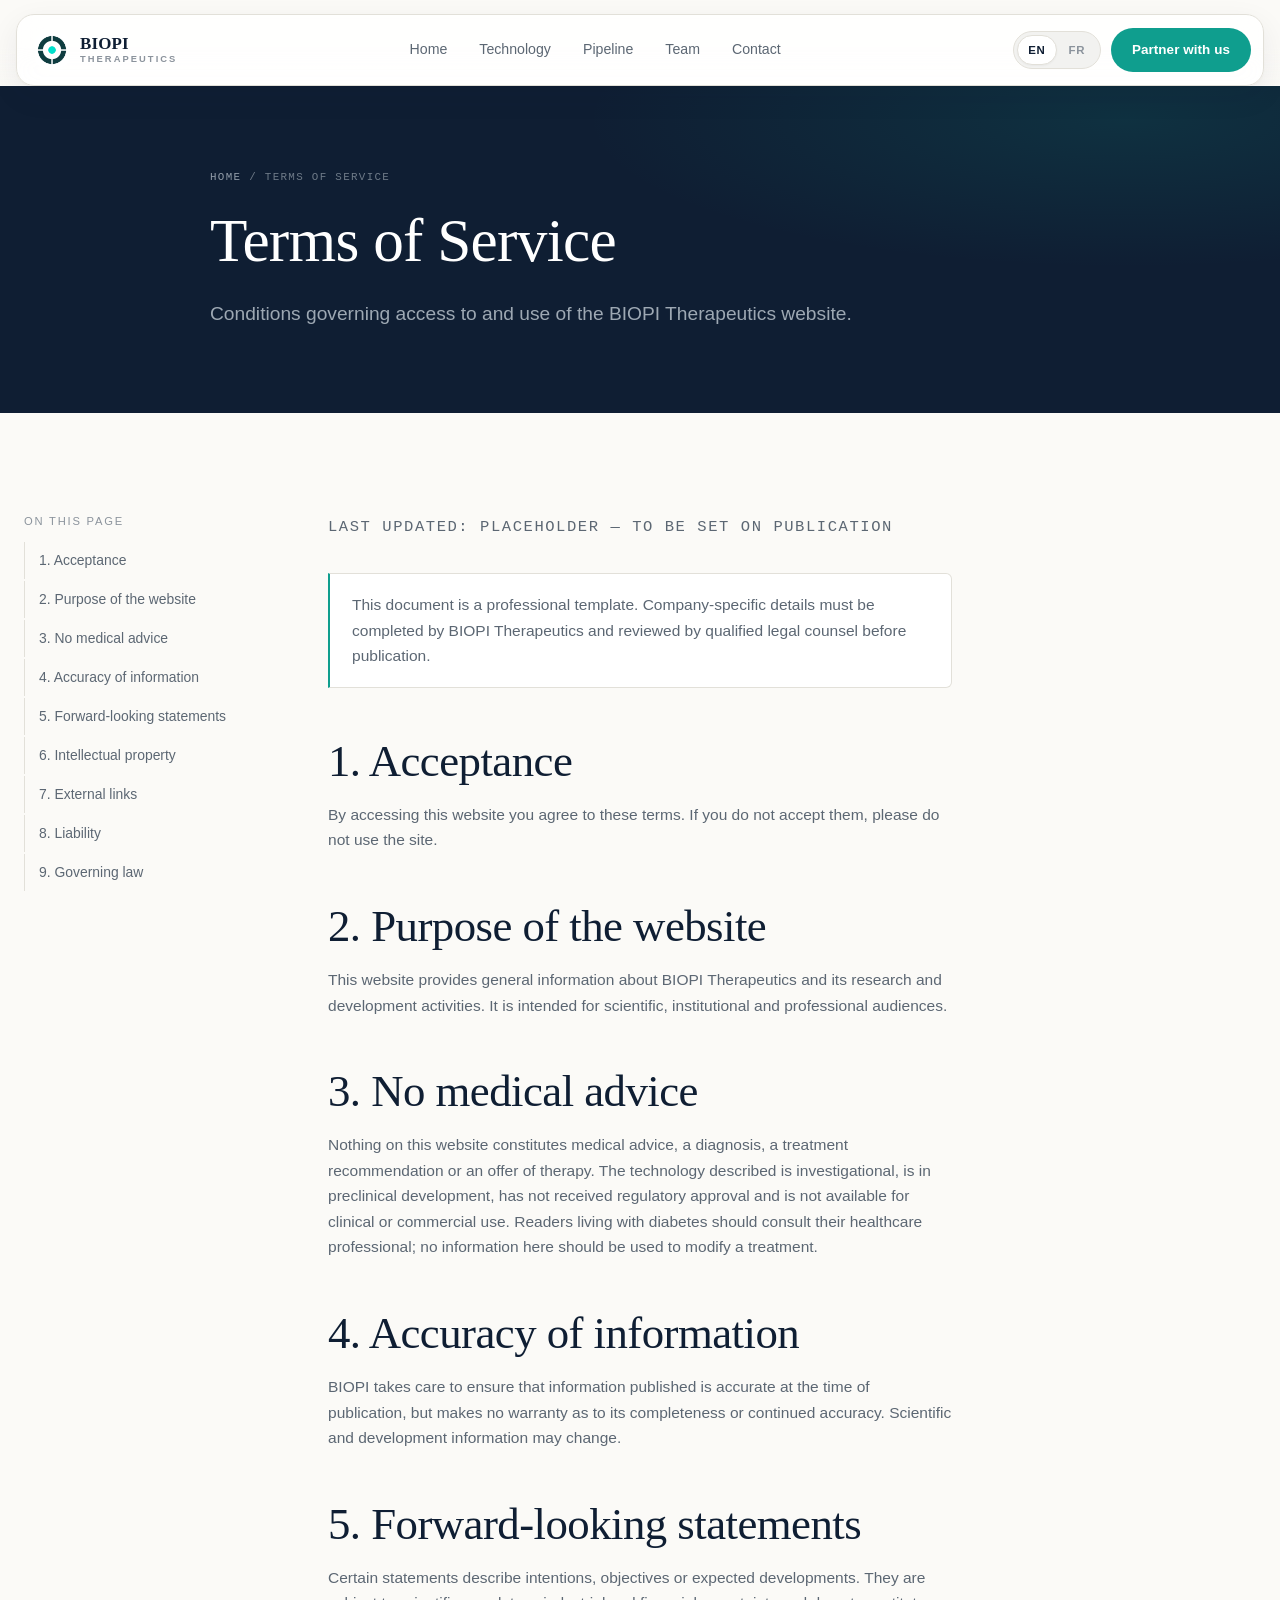
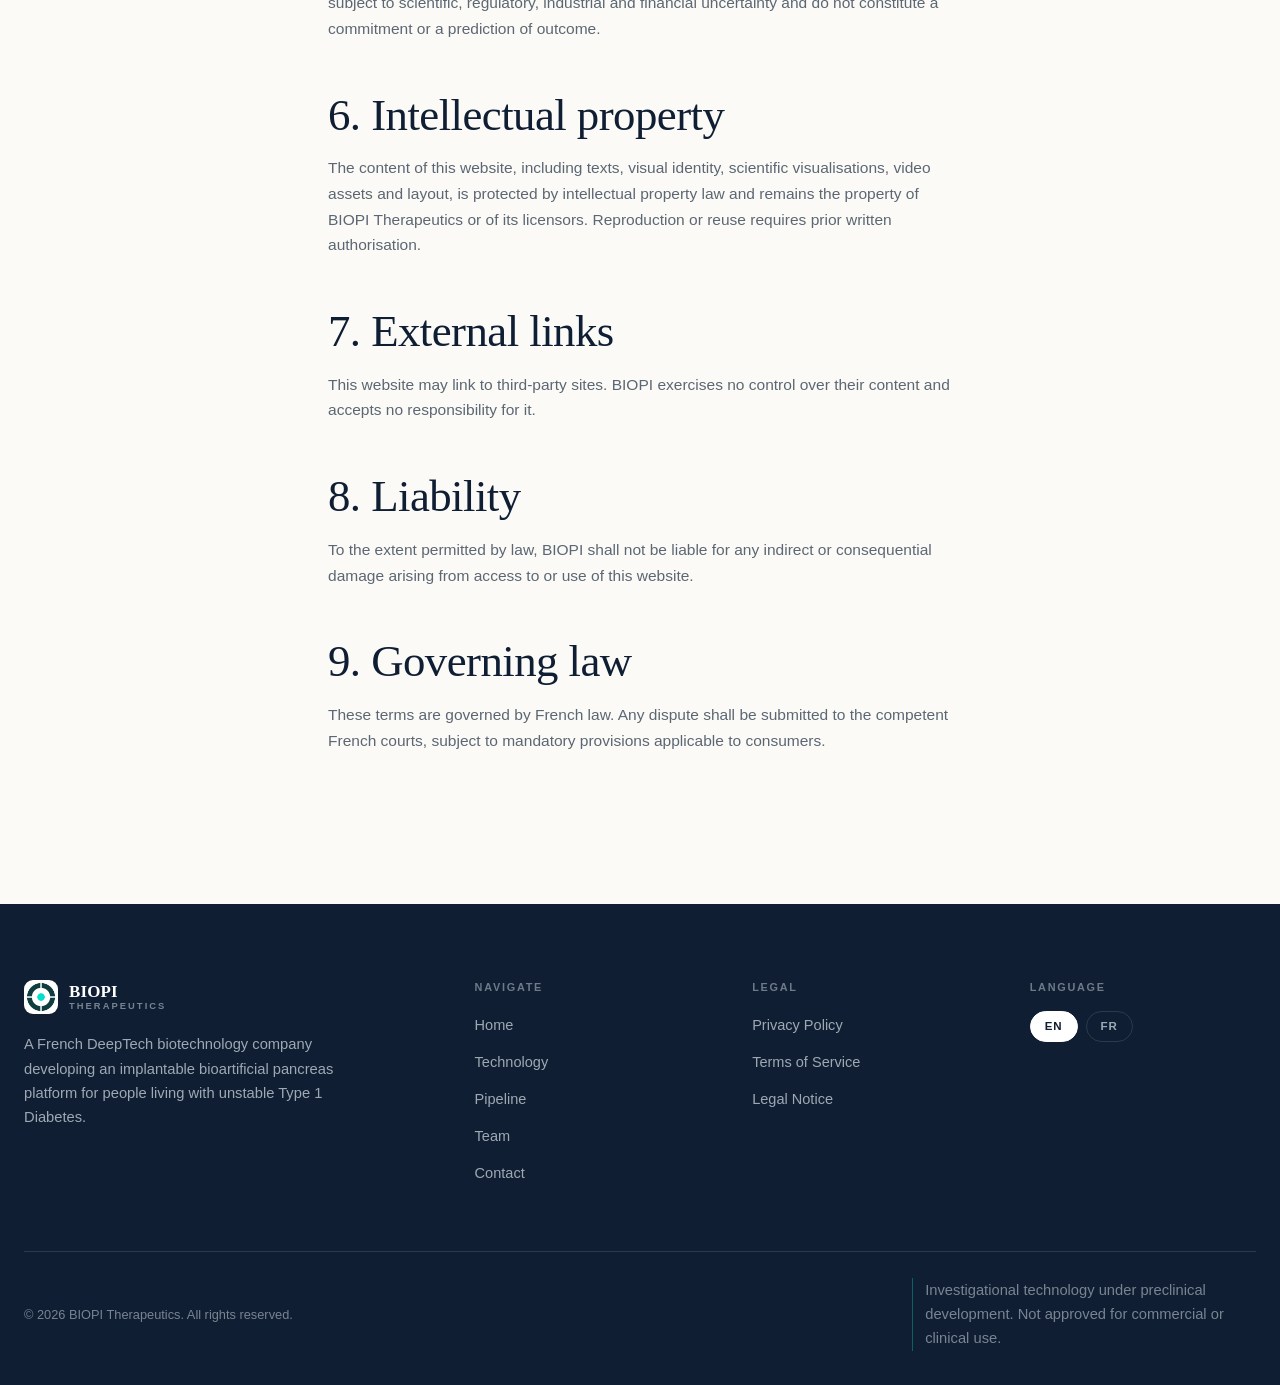
<file: biopi/terms-of-service.html>
<!DOCTYPE html>
<html lang="en">
<head>
  <meta charset="UTF-8">
  <meta name="viewport" content="width=device-width, initial-scale=1">
  <title>Terms of Service — BIOPI Therapeutics</title>
  <meta name="description" content="Terms governing the use of the BIOPI Therapeutics website.">
  <meta name="keywords" content="BIOPI Therapeutics, bioartificial pancreas, Type 1 Diabetes, implantable platform, cell therapy, encapsulation, biotechnology, DeepTech, France, preclinical research">
  <meta name="author" content="BIOPI Therapeutics">
  <meta name="robots" content="index, follow">
  <link rel="canonical" href="https://www.biopi-therapeutics.com/terms-of-service.html">

  <meta property="og:type" content="website">
  <meta property="og:site_name" content="BIOPI Therapeutics">
  <meta property="og:locale" content="en_GB">
  <meta property="og:locale:alternate" content="fr_FR">
  <meta property="og:title" content="Terms of Service — BIOPI Therapeutics">
  <meta property="og:description" content="Terms governing the use of the BIOPI Therapeutics website.">
  <meta property="og:image" content="assets/img/apple-touch-icon.png">
  <meta name="twitter:card" content="summary_large_image">
  <meta name="twitter:title" content="Terms of Service — BIOPI Therapeutics">
  <meta name="twitter:description" content="Terms governing the use of the BIOPI Therapeutics website.">

  <link rel="icon" type="image/png" sizes="32x32" href="assets/img/favicon-32.png">
  <link rel="apple-touch-icon" href="assets/img/apple-touch-icon.png">
  <meta name="theme-color" content="#0F1E33">

  <link rel="stylesheet" href="css/style.css">
  <link rel="stylesheet" href="css/responsive.css">
  <link rel="stylesheet" href="css/animations.css">
</head>
<body data-page="terms">
  <a class="skip-link" href="#main" data-i18n="a11y.skip">Skip to main content</a>
  <header class="site-header">
    <nav class="navbar" data-i18n-attr="aria-label:nav.aria.primary">
      <a class="brand" href="index.html" data-i18n-attr="aria-label:nav.aria.brand">
        <img class="brand__mark" src="assets/img/logo.png" alt="" width="34" height="34" aria-hidden="true">
        <span class="brand__text">
          <span class="brand__name" data-i18n="brand.name">BIOPI</span>
          <span class="brand__sub" data-i18n="brand.sub">Therapeutics</span>
        </span>
      </a>
      <ul class="nav-links">
          <li><a href="index.html" data-nav="home" data-i18n="nav.home">Home</a></li>
          <li><a href="technology.html" data-nav="technology" data-i18n="nav.technology">Technology</a></li>
          <li><a href="pipeline.html" data-nav="pipeline" data-i18n="nav.pipeline">Pipeline</a></li>
          <li><a href="team.html" data-nav="team" data-i18n="nav.team">Team</a></li>
          <li><a href="contact.html" data-nav="contact" data-i18n="nav.contact">Contact</a></li>
      </ul>
      <div class="nav-actions">
        <div class="lang-switch" data-lang-switch data-active="en" role="group" data-i18n-attr="aria-label:lang.aria.group">
          <span class="lang-switch__thumb" aria-hidden="true"></span>
          <button type="button" data-lang="en" aria-pressed="true" data-i18n-attr="aria-label:lang.aria.en">EN</button>
          <button type="button" data-lang="fr" aria-pressed="false" data-i18n-attr="aria-label:lang.aria.fr">FR</button>
        </div>
        <a class="btn btn--primary nav-cta" href="contact.html" data-i18n="nav.cta">Partner with us</a>
        <button class="nav-toggle" type="button" aria-expanded="false" aria-controls="mobile-menu" aria-label="Open the main menu">
          <span class="nav-toggle__bars" aria-hidden="true"></span>
        </button>
      </div>
    </nav>
    <div class="mobile-menu" id="mobile-menu" data-i18n-attr="aria-label:nav.aria.mobile">
      <ul>
          <li><a href="index.html" data-nav="home" data-i18n="nav.home">Home</a></li>
          <li><a href="technology.html" data-nav="technology" data-i18n="nav.technology">Technology</a></li>
          <li><a href="pipeline.html" data-nav="pipeline" data-i18n="nav.pipeline">Pipeline</a></li>
          <li><a href="team.html" data-nav="team" data-i18n="nav.team">Team</a></li>
          <li><a href="contact.html" data-nav="contact" data-i18n="nav.contact">Contact</a></li>
      </ul>
      <div class="mobile-menu__foot">
        <a class="btn btn--primary" href="contact.html" data-i18n="nav.cta" style="width:100%">Partner with us</a>
      </div>
    </div>
  </header>
  <main id="main">
    <section class="page-hero">
      <div class="shell page-hero__inner">
        <p class="breadcrumb"><a href="index.html" data-i18n="nav.home">Home</a> / <span data-i18n="footer.terms">Legal</span></p>
        <h1 data-i18n="terms.h1">Title</h1>
        <p class="lede" style="margin-top:18px" data-i18n="terms.lede">Lede.</p>
      </div>
    </section>

    <section class="section">
      <div class="shell doc">
        <nav class="toc" data-i18n-attr="aria-label:legal.toc">
          <h2 data-i18n="legal.toc">On this page</h2>
          <ol>
            <li><a href="#terms-1" data-i18n="terms.s1h">Section</a></li>
            <li><a href="#terms-2" data-i18n="terms.s2h">Section</a></li>
            <li><a href="#terms-3" data-i18n="terms.s3h">Section</a></li>
            <li><a href="#terms-4" data-i18n="terms.s4h">Section</a></li>
            <li><a href="#terms-5" data-i18n="terms.s5h">Section</a></li>
            <li><a href="#terms-6" data-i18n="terms.s6h">Section</a></li>
            <li><a href="#terms-7" data-i18n="terms.s7h">Section</a></li>
            <li><a href="#terms-8" data-i18n="terms.s8h">Section</a></li>
            <li><a href="#terms-9" data-i18n="terms.s9h">Section</a></li>
          </ol>
        </nav>
        <div class="doc-body">
          <p class="doc-meta" data-i18n="legal.updated">Last updated</p>
          <p class="callout" style="margin-bottom:var(--s-7)" data-i18n="legal.placeholderNote">Template note.</p>
        <section id="terms-1">
          <h2 data-i18n="terms.s1h">Heading</h2>
          <p data-i18n="terms.s1p">Paragraph.</p>
        </section>
        <section id="terms-2">
          <h2 data-i18n="terms.s2h">Heading</h2>
          <p data-i18n="terms.s2p">Paragraph.</p>
        </section>
        <section id="terms-3">
          <h2 data-i18n="terms.s3h">Heading</h2>
          <p data-i18n="terms.s3p">Paragraph.</p>
        </section>
        <section id="terms-4">
          <h2 data-i18n="terms.s4h">Heading</h2>
          <p data-i18n="terms.s4p">Paragraph.</p>
        </section>
        <section id="terms-5">
          <h2 data-i18n="terms.s5h">Heading</h2>
          <p data-i18n="terms.s5p">Paragraph.</p>
        </section>
        <section id="terms-6">
          <h2 data-i18n="terms.s6h">Heading</h2>
          <p data-i18n="terms.s6p">Paragraph.</p>
        </section>
        <section id="terms-7">
          <h2 data-i18n="terms.s7h">Heading</h2>
          <p data-i18n="terms.s7p">Paragraph.</p>
        </section>
        <section id="terms-8">
          <h2 data-i18n="terms.s8h">Heading</h2>
          <p data-i18n="terms.s8p">Paragraph.</p>
        </section>
        <section id="terms-9">
          <h2 data-i18n="terms.s9h">Heading</h2>
          <p data-i18n="terms.s9p">Paragraph.</p>
        </section>
        </div>
      </div>
    </section>
  </main>
  <footer class="site-footer">
    <div class="shell">
      <div class="footer-grid">
        <div>
          <a class="brand footer-brand" href="index.html" data-i18n-attr="aria-label:nav.aria.brand">
        <img class="brand__mark" src="assets/img/logo.png" alt="" width="34" height="34" aria-hidden="true">
        <span class="brand__text">
          <span class="brand__name" data-i18n="brand.name">BIOPI</span>
          <span class="brand__sub" data-i18n="brand.sub">Therapeutics</span>
        </span>
      </a>
          <p data-i18n="footer.desc">A French DeepTech biotechnology company developing an implantable bioartificial pancreas platform.</p>
        </div>
        <nav class="footer-col" data-i18n-attr="aria-label:footer.navTitle">
          <h3 data-i18n="footer.navTitle">Navigate</h3>
          <ul>
            <li><a href="index.html" data-nav="home" data-i18n="nav.home">Home</a></li>
            <li><a href="technology.html" data-nav="technology" data-i18n="nav.technology">Technology</a></li>
            <li><a href="pipeline.html" data-nav="pipeline" data-i18n="nav.pipeline">Pipeline</a></li>
            <li><a href="team.html" data-nav="team" data-i18n="nav.team">Team</a></li>
            <li><a href="contact.html" data-nav="contact" data-i18n="nav.contact">Contact</a></li>
          </ul>
        </nav>
        <nav class="footer-col" data-i18n-attr="aria-label:footer.legalTitle">
          <h3 data-i18n="footer.legalTitle">Legal</h3>
          <ul>
            <li><a href="privacy-policy.html" data-i18n="footer.privacy">Privacy Policy</a></li>
            <li><a href="terms-of-service.html" data-i18n="footer.terms">Terms of Service</a></li>
            <li><a href="legal-notice.html" data-i18n="footer.legal">Legal Notice</a></li>
          </ul>
        </nav>
        <div class="footer-col">
          <h3 data-i18n="footer.langTitle">Language</h3>
          <div class="footer-lang" data-lang-switch data-active="en" role="group" data-i18n-attr="aria-label:lang.aria.group">
            <button type="button" data-lang="en" aria-pressed="true" data-i18n-attr="aria-label:lang.aria.en">EN</button>
            <button type="button" data-lang="fr" aria-pressed="false" data-i18n-attr="aria-label:lang.aria.fr">FR</button>
          </div>
        </div>
      </div>
      <div class="footer-bottom">
        <small><span data-i18n="footer.copyright">© 2026 BIOPI Therapeutics. All rights reserved.</span></small>
        <p class="footer-disclaimer" data-i18n="footer.disclaimer">Investigational technology under preclinical development. Not approved for commercial or clinical use.</p>
      </div>
    </div>
  </footer>

  <script src="js/i18n/en.js"></script>
  <script src="js/i18n/fr.js"></script>
  <script src="js/language.js" defer></script>
  <script src="js/navigation.js" defer></script>
  <script src="js/main.js" defer></script>

</body>
</html>
</file>
<file: biopi/css/style.css>
/* ==========================================================================
   BIOPI Therapeutics — Core design system
   ========================================================================== */

:root {
  /* Colour system */
  --navy:        #0F1E33;
  --navy-800:    #16293F;
  --navy-700:    #1E3752;
  --navy-600:    #2A4763;
  --teal:        #0F9E8E;
  --teal-dark:   #0B7A6E;
  --teal-soft:   rgba(15, 158, 142, 0.10);
  --teal-line:   rgba(15, 158, 142, 0.30);

  --paper:       #FBFAF7;   /* warm off-white — primary background */
  --paper-2:     #F5F3EE;   /* alternating section tone */
  --white:       #FFFFFF;
  --grey-050:    #F2F2F0;
  --grey-100:    #E8E7E2;
  --line:        #E2E0D9;
  --line-strong: #CFCCC2;
  --line-dark:   rgba(255, 255, 255, 0.12);

  --text:        #16202E;
  --text-muted:  #5C6773;
  --text-faint:  #8B939C;
  --text-invert: #F2F5F8;
  --text-invert-muted: rgba(226, 234, 240, 0.68);

  /* Typography */
  --serif: "Iowan Old Style", "Palatino Linotype", Palatino, "Book Antiqua",
           "Times New Roman", Georgia, serif;
  --sans:  "Inter", -apple-system, BlinkMacSystemFont, "Segoe UI", Roboto,
           "Helvetica Neue", Arial, sans-serif;
  --mono:  "SFMono-Regular", "JetBrains Mono", Menlo, Consolas, monospace;

  /* Spacing scale */
  --s-1: 4px;  --s-2: 8px;  --s-3: 12px; --s-4: 16px; --s-5: 24px;
  --s-6: 32px; --s-7: 48px; --s-8: 64px; --s-9: 96px; --s-10: 128px;

  --radius-s: 6px;
  --radius-m: 10px;
  --radius-l: 18px;
  --radius-pill: 999px;

  --shell: 1240px;
  --gutter: 24px;   /* horizontal space between viewport edge and content */
  --measure: 68ch;

  --shadow-nav: 0 1px 2px rgba(15, 30, 51, .04), 0 10px 30px rgba(15, 30, 51, .07);
  --shadow-soft: 0 1px 2px rgba(15, 30, 51, .04);

  --nav-h: 72px;
}

/* ---------- Reset ---------- */
*, *::before, *::after { box-sizing: border-box; }
html { -webkit-text-size-adjust: 100%; scroll-behavior: smooth; }
body {
  margin: 0;
  background: var(--paper);
  color: var(--text);
  font-family: var(--sans);
  font-size: 16.5px;
  line-height: 1.65;
  font-feature-settings: "kern" 1, "liga" 1;
  -webkit-font-smoothing: antialiased;
  text-rendering: optimizeLegibility;
  overflow-x: hidden;
}
img, video, svg { max-width: 100%; display: block; }
button { font: inherit; color: inherit; }
a { color: inherit; }
ul, ol { margin: 0; padding: 0; }

h1, h2, h3, h4 {
  font-family: var(--serif);
  font-weight: 500;
  color: var(--navy);
  letter-spacing: -0.012em;
  line-height: 1.16;
  margin: 0;
  text-wrap: balance;
}
h1 { font-size: clamp(2.1rem, 1.35rem + 3.1vw, 4.05rem); }
h2 { font-size: clamp(1.7rem, 1.2rem + 2vw, 2.85rem); }
h3 { font-size: clamp(1.16rem, 1.02rem + 0.55vw, 1.45rem); line-height: 1.3; }
h4 { font-size: 1.02rem; line-height: 1.35; }
p  { margin: 0; }

:where(a, button, input, textarea, select, summary, [tabindex]):focus-visible {
  outline: 2px solid var(--teal);
  outline-offset: 3px;
  border-radius: 3px;
}

.skip-link {
  position: absolute; left: 12px; top: -60px; z-index: 200;
  background: var(--navy); color: #fff; padding: 10px 18px;
  border-radius: var(--radius-s); text-decoration: none; font-size: .88rem;
  transition: top .2s ease;
}
.skip-link:focus { top: 12px; }

.visually-hidden {
  position: absolute !important; width: 1px; height: 1px; overflow: hidden;
  clip: rect(0 0 0 0); clip-path: inset(50%); white-space: nowrap;
}

/* ---------- Layout primitives ---------- */
.shell { width: min(100% - (var(--gutter) * 2), var(--shell)); margin-inline: auto; }
.shell--narrow { width: min(100% - (var(--gutter) * 2), 860px); margin-inline: auto; }

.section { padding-block: clamp(64px, 8vw, 132px); position: relative; }
.section--tight { padding-block: clamp(48px, 5.5vw, 84px); }
.section--paper2 { background: var(--paper-2); }
.section--white  { background: var(--white); }
.section--navy   { background: var(--navy); color: var(--text-invert); }
.section--navy h2, .section--navy h3, .section--navy h4 { color: #fff; }
.section--navy .lede, .section--navy p { color: var(--text-invert-muted); }
.section--rule { border-top: 1px solid var(--line); }

/* ---------- Editorial type helpers ---------- */
.eyebrow {
  font-family: var(--sans);
  font-size: .715rem;
  font-weight: 600;
  letter-spacing: .16em;
  text-transform: uppercase;
  color: var(--teal-dark);
  display: flex; align-items: center; gap: 10px;
  margin-bottom: var(--s-4);
}
.eyebrow::before {
  content: ""; width: 26px; height: 1px; background: var(--teal); flex: none;
}
.section--navy .eyebrow { color: var(--teal); }

.lede { font-size: clamp(1.02rem, .97rem + .3vw, 1.2rem); color: var(--text-muted); max-width: 62ch; }
.prose p + p { margin-top: 1.05em; }
.prose { color: var(--text-muted); max-width: var(--measure); }

.num-marker {
  font-family: var(--mono); font-size: .74rem; letter-spacing: .1em;
  color: var(--teal-dark); display: block; margin-bottom: 10px;
}
.section--navy .num-marker { color: var(--teal); }

.rule { height: 1px; background: var(--line); border: 0; margin: 0; }

/* ---------- Buttons ---------- */
.btn {
  display: inline-flex; align-items: center; justify-content: center; gap: 10px;
  padding: 13px 26px; border-radius: var(--radius-pill);
  font-size: .9rem; font-weight: 550; letter-spacing: .005em;
  text-decoration: none; cursor: pointer; border: 1px solid transparent;
  transition: background-color .25s ease, color .25s ease, border-color .25s ease, transform .25s ease;
}
.btn:hover { transform: translateY(-1px); }
.btn--primary { background: var(--teal); color: #fff; }
.btn--primary:hover { background: var(--teal-dark); }
.btn--ghost { border-color: var(--line-strong); color: var(--navy); background: transparent; }
.btn--ghost:hover { border-color: var(--navy); background: rgba(15,30,51,.03); }
.btn--on-dark { border-color: rgba(255,255,255,.28); color: #fff; }
.btn--on-dark:hover { border-color: #fff; background: rgba(255,255,255,.08); }
.btn-row { display: flex; flex-wrap: wrap; gap: 14px; }

.link-arrow {
  display: inline-flex; align-items: center; gap: 8px;
  font-size: .88rem; font-weight: 550; color: var(--teal-dark);
  text-decoration: none; border-bottom: 1px solid var(--teal-line);
  padding-bottom: 2px; transition: border-color .2s ease, gap .2s ease;
}
.link-arrow:hover { border-color: var(--teal); gap: 12px; }
.link-arrow::after { content: "→"; font-size: 1em; }

/* ---------- Status pill ---------- */
.status {
  display: inline-flex; align-items: center; gap: 9px;
  font-size: .73rem; font-weight: 600; letter-spacing: .11em; text-transform: uppercase;
  padding: 7px 15px 7px 12px; border-radius: var(--radius-pill);
  border: 1px solid var(--teal-line); color: var(--teal-dark); background: var(--teal-soft);
}
.status__dot { width: 7px; height: 7px; border-radius: 50%; background: var(--teal); flex: none; }
.status--on-dark { color: #6FE3D2; border-color: rgba(15,158,142,.45); background: rgba(15,158,142,.14); }

/* ==========================================================================
   Header / floating navigation
   ========================================================================== */
.site-header { position: sticky; top: 0; z-index: 90; padding-top: 14px; }
.site-header::before {
  content: ""; position: absolute; inset: 0 0 auto 0; height: 100%;
  background: linear-gradient(var(--paper) 55%, rgba(251,250,247,0));
  pointer-events: none; z-index: -1;
}

.navbar {
  width: min(100% - 32px, 1320px); margin-inline: auto;
  display: flex; align-items: center; gap: var(--s-5);
  min-height: var(--nav-h); padding: 10px 12px 10px 18px;
  background: rgba(255,255,255,.86);
  -webkit-backdrop-filter: saturate(180%) blur(14px);
  backdrop-filter: saturate(180%) blur(14px);
  border: 1px solid var(--line);
  border-radius: var(--radius-l);
  box-shadow: var(--shadow-nav);
  transition: box-shadow .3s ease, background-color .3s ease;
}
.site-header.is-scrolled .navbar {
  background: rgba(255,255,255,.95);
  box-shadow: 0 1px 2px rgba(15,30,51,.05), 0 14px 40px rgba(15,30,51,.10);
}

.brand { display: flex; align-items: center; gap: 11px; text-decoration: none; flex: none; }
.brand__mark { width: 34px; height: 34px; border-radius: 9px; }
.brand__text { display: flex; flex-direction: column; line-height: 1.05; }
.brand__name {
  font-family: var(--serif); font-size: 1.06rem; font-weight: 600;
  color: var(--navy); letter-spacing: .01em;
}
.brand__sub {
  font-size: .585rem; letter-spacing: .22em; text-transform: uppercase;
  color: var(--text-faint); font-weight: 600; margin-top: 2px;
}

.nav-links { display: flex; align-items: center; gap: 2px; list-style: none; margin-inline: auto; }
.nav-links a {
  display: block; padding: 9px 15px; border-radius: var(--radius-pill);
  font-size: .885rem; font-weight: 500; color: var(--text-muted);
  text-decoration: none; transition: color .2s ease, background-color .2s ease;
}
.nav-links a:hover { color: var(--navy); background: rgba(15,30,51,.045); }
.nav-links a[aria-current="page"] { color: var(--navy); font-weight: 600; }
.nav-links a[aria-current="page"]::after {
  content: ""; display: block; width: 16px; height: 2px; border-radius: 2px;
  background: var(--teal); margin: 3px auto -3px;
}

.nav-actions { display: flex; align-items: center; gap: 10px; flex: none; }

/* Language switcher — refined toggle */
.lang-switch {
  display: inline-flex; align-items: center; position: relative;
  padding: 3px; border: 1px solid var(--line); border-radius: var(--radius-pill);
  background: var(--grey-050);
}
.lang-switch__thumb {
  position: absolute; top: 3px; left: 3px; width: 40px; height: calc(100% - 6px);
  border-radius: var(--radius-pill); background: var(--white);
  border: 1px solid var(--line); box-shadow: var(--shadow-soft);
  transition: transform .28s cubic-bezier(.4,0,.2,1);
}
.lang-switch[data-active="fr"] .lang-switch__thumb { transform: translateX(40px); }
.lang-switch button {
  position: relative; z-index: 1; width: 40px; padding: 6px 0;
  background: none; border: 0; cursor: pointer;
  font-size: .715rem; font-weight: 700; letter-spacing: .07em;
  color: var(--text-faint); transition: color .25s ease;
}
.lang-switch button[aria-pressed="true"] { color: var(--navy); }
.lang-switch button:hover { color: var(--navy); }

.nav-cta { padding: 10px 20px; font-size: .84rem; }

.nav-toggle {
  display: none; width: 42px; height: 42px; border-radius: 11px;
  border: 1px solid var(--line); background: var(--white); cursor: pointer;
  align-items: center; justify-content: center;
}
.nav-toggle__bars { display: block; width: 17px; height: 11px; position: relative; }
.nav-toggle__bars::before, .nav-toggle__bars::after {
  content: ""; position: absolute; left: 0; width: 100%; height: 1.5px;
  background: var(--navy); border-radius: 2px; transition: transform .3s ease, top .3s ease;
}
.nav-toggle__bars::before { top: 0; }
.nav-toggle__bars::after  { top: 9.5px; }
.nav-toggle[aria-expanded="true"] .nav-toggle__bars::before { top: 5px; transform: rotate(45deg); }
.nav-toggle[aria-expanded="true"] .nav-toggle__bars::after  { top: 5px; transform: rotate(-45deg); }

/* Mobile panel */
.mobile-menu {
  display: none; width: min(100% - 32px, 1320px); margin: 10px auto 0;
  background: var(--white); border: 1px solid var(--line);
  border-radius: var(--radius-l); box-shadow: var(--shadow-nav);
  overflow: hidden;
}
.mobile-menu ul { list-style: none; padding: 10px; }
.mobile-menu a {
  display: block; padding: 13px 14px; border-radius: var(--radius-m);
  text-decoration: none; font-size: .98rem; color: var(--navy); font-weight: 500;
}
.mobile-menu a:hover { background: var(--grey-050); }
.mobile-menu a[aria-current="page"] { color: var(--teal-dark); font-weight: 600; }
.mobile-menu__foot { padding: 14px; border-top: 1px solid var(--line); }

/* ==========================================================================
   Recognition strip
   ========================================================================== */
.recognition {
  border-block: 1px solid var(--line);
  background: var(--paper-2);
  overflow: hidden;
}
.recognition__inner {
  display: flex; align-items: center; gap: clamp(18px, 4vw, 44px);
  padding-block: 13px; flex-wrap: wrap;
}
.recognition__label {
  font-size: .655rem; font-weight: 700; letter-spacing: .17em; text-transform: uppercase;
  color: var(--navy); white-space: nowrap;
}
.recognition__list {
  display: flex; align-items: center; gap: clamp(16px, 3vw, 34px);
  list-style: none; flex-wrap: wrap;
}
.recognition__list li {
  font-size: .705rem; letter-spacing: .15em; text-transform: uppercase;
  color: var(--text-faint); font-weight: 600; white-space: nowrap;
  display: flex; align-items: center; gap: clamp(16px, 3vw, 34px);
}
.recognition__list li:not(:last-child)::after {
  content: ""; width: 3px; height: 3px; border-radius: 50%; background: var(--line-strong);
}

/* ==========================================================================
   Hero
   ========================================================================== */
.hero {
  background: var(--navy);
  color: var(--text-invert);
  position: relative;
  overflow: hidden;
  isolation: isolate;
}
.hero::after {
  content: ""; position: absolute; inset: 0; pointer-events: none; z-index: 0;
  background:
    radial-gradient(70% 55% at 78% 18%, rgba(15,158,142,.16), transparent 62%),
    radial-gradient(60% 60% at 8% 92%, rgba(15,158,142,.08), transparent 60%);
}
.hero__grid {
  position: relative; z-index: 1;
  display: grid; grid-template-columns: minmax(0, 1.02fr) minmax(0, .98fr);
  gap: clamp(32px, 5vw, 72px); align-items: center;
  padding-block: clamp(56px, 7vw, 112px);
}
.hero__eyebrow { color: var(--teal); }
.hero h1 { color: #fff; margin: 20px 0 24px; }
.hero__lede { color: var(--text-invert-muted); font-size: clamp(1rem, .95rem + .35vw, 1.16rem); max-width: 54ch; }
.hero .btn-row { margin-top: 34px; }

.hero__meta {
  margin-top: 44px; padding-top: 26px; border-top: 1px solid var(--line-dark);
  display: grid; grid-template-columns: repeat(3, minmax(0,1fr)); gap: 20px;
}
.hero__meta div span {
  display: block; font-family: var(--mono); font-size: .66rem; letter-spacing: .13em;
  text-transform: uppercase; color: rgba(226,234,240,.45); margin-bottom: 6px;
}
.hero__meta div strong {
  font-family: var(--serif); font-size: 1.02rem; font-weight: 500; color: #fff;
}

/* Video composition */
.hero__visual { position: relative; }
.visual-frame {
  position: relative; border-radius: var(--radius-l); overflow: hidden;
  border: 1px solid rgba(255,255,255,.14);
  background: linear-gradient(150deg, #12253C, #0C1928);
  aspect-ratio: 4 / 3.15;
}
.visual-frame video, .visual-frame .visual-fallback {
  position: absolute; inset: 0; width: 100%; height: 100%; object-fit: cover;
}
.visual-frame__veil {
  position: absolute; inset: 0; pointer-events: none;
  background: linear-gradient(180deg, rgba(15,30,51,.30) 0%, rgba(15,30,51,0) 32%, rgba(15,30,51,.42) 100%);
}
.visual-frame__ticks {
  position: absolute; left: 16px; right: 16px; bottom: 14px;
  display: flex; justify-content: space-between; align-items: flex-end;
  font-family: var(--mono); font-size: .6rem; letter-spacing: .12em;
  text-transform: uppercase; color: rgba(226,234,240,.6); pointer-events: none;
}
.visual-frame__corner {
  position: absolute; width: 18px; height: 18px; border: 1px solid rgba(111,227,210,.45);
  pointer-events: none;
}
.visual-frame__corner--tl { top: 14px; left: 14px; border-right: 0; border-bottom: 0; }
.visual-frame__corner--br { bottom: 14px; right: 14px; border-left: 0; border-top: 0; }
.visual-caption {
  margin-top: 14px; font-family: var(--mono); font-size: .66rem; letter-spacing: .1em;
  text-transform: uppercase; color: rgba(226,234,240,.5);
}
.video-toggle {
  position: absolute; top: 12px; right: 12px; z-index: 2;
  border: 1px solid rgba(255,255,255,.25); background: rgba(15,30,51,.55);
  color: #fff; border-radius: var(--radius-pill); padding: 6px 14px;
  font-size: .68rem; letter-spacing: .1em; text-transform: uppercase; cursor: pointer;
  -webkit-backdrop-filter: blur(6px); backdrop-filter: blur(6px);
}
.video-toggle:hover { background: rgba(15,30,51,.8); }

/* ==========================================================================
   Page hero (interior pages)
   ========================================================================== */
.page-hero { background: var(--navy); color: var(--text-invert); position: relative; overflow: hidden; }
.page-hero::after {
  content: ""; position: absolute; inset: 0;
  background: radial-gradient(65% 70% at 88% 10%, rgba(15,158,142,.15), transparent 65%);
}
.page-hero__inner { position: relative; z-index: 1; padding-block: clamp(56px, 6.5vw, 104px); max-width: 860px; }
.page-hero h1 { color: #fff; margin: 18px 0 22px; }
.page-hero .lede { color: var(--text-invert-muted); }
.breadcrumb {
  font-family: var(--mono); font-size: .68rem; letter-spacing: .12em; text-transform: uppercase;
  color: rgba(226,234,240,.45);
}
.breadcrumb a { text-decoration: none; color: rgba(226,234,240,.62); }
.breadcrumb a:hover { color: #fff; }

/* ==========================================================================
   Editorial two-column
   ========================================================================== */
.split {
  display: grid; grid-template-columns: minmax(0, .92fr) minmax(0, 1.08fr);
  gap: clamp(32px, 5vw, 84px); align-items: start;
}
.split--even { grid-template-columns: repeat(2, minmax(0,1fr)); }
.split__statement { font-family: var(--serif); font-size: clamp(1.45rem, 1.1rem + 1.5vw, 2.35rem); line-height: 1.22; color: var(--navy); }
.section--navy .split__statement { color: #fff; }

/* Annotated list */
.annot-list { list-style: none; display: grid; gap: 0; margin-top: var(--s-6); }
.annot-list li {
  display: grid; grid-template-columns: 54px 1fr; gap: 18px;
  padding: 20px 0; border-top: 1px solid var(--line);
}
.annot-list li:last-child { border-bottom: 1px solid var(--line); }
.annot-list dt, .annot-list__k {
  font-family: var(--mono); font-size: .7rem; letter-spacing: .1em; color: var(--teal-dark); padding-top: 4px;
}
.annot-list h3 { margin-bottom: 5px; }
.annot-list p { color: var(--text-muted); font-size: .95rem; }
.section--navy .annot-list li { border-color: var(--line-dark); }
.section--navy .annot-list__k { color: var(--teal); }

/* ==========================================================================
   Cards / grids (used sparingly)
   ========================================================================== */
.grid { display: grid; gap: 1px; background: var(--line); border: 1px solid var(--line); border-radius: var(--radius-m); overflow: hidden; }
.grid--3 { grid-template-columns: repeat(3, minmax(0,1fr)); }
.grid--2 { grid-template-columns: repeat(2, minmax(0,1fr)); }
.grid > * { background: var(--paper); padding: clamp(24px, 3vw, 38px); }
.section--white .grid > * { background: var(--white); }
.section--paper2 .grid > * { background: var(--paper-2); }

.stat { }
.stat__k { font-family: var(--serif); font-size: clamp(1.6rem, 1.2rem + 1.6vw, 2.5rem); color: var(--navy); display: block; }
.stat__v { font-size: .9rem; color: var(--text-muted); margin-top: 8px; }

/* Diagram: flow */
.flow { display: grid; gap: 0; margin-top: var(--s-7); }
.flow__step {
  display: grid; grid-template-columns: 62px 1fr; gap: 22px; align-items: start;
  padding: 26px 0; border-top: 1px solid var(--line); position: relative;
}
.flow__step:last-child { border-bottom: 1px solid var(--line); }
.flow__idx {
  font-family: var(--mono); font-size: .72rem; color: var(--teal-dark);
  display: flex; align-items: center; gap: 10px;
}
.flow__idx::after { content: ""; flex: 1; height: 1px; background: var(--teal-line); }
.flow__body h3 { margin-bottom: 6px; }
.flow__body p { color: var(--text-muted); font-size: .95rem; max-width: 62ch; }
.section--navy .flow__step { border-color: var(--line-dark); }
.section--navy .flow__idx { color: var(--teal); }

/* SVG schematic */
.schematic { width: 100%; height: auto; }
.schematic .s-line { stroke: var(--line-strong); stroke-width: 1; fill: none; }
.schematic .s-accent { stroke: var(--teal); stroke-width: 1.25; fill: none; }
.schematic .s-fill { fill: var(--teal-soft); }
.schematic .s-label { font-family: var(--mono); font-size: 9px; letter-spacing: .1em; fill: var(--text-faint); text-transform: uppercase; }
.schematic .s-title { font-family: var(--serif); font-size: 13px; fill: var(--navy); }
.schematic--dark .s-line { stroke: rgba(255,255,255,.22); }
.schematic--dark .s-label { fill: rgba(226,234,240,.55); }
.schematic--dark .s-title { fill: #fff; }

/* ==========================================================================
   Timeline
   ========================================================================== */
.timeline { position: relative; margin-top: var(--s-7); }
.timeline::before {
  content: ""; position: absolute; left: 7px; top: 8px; bottom: 8px; width: 1px; background: var(--line);
}
.section--navy .timeline::before { background: var(--line-dark); }
.tl-item { position: relative; padding: 0 0 var(--s-7) 42px; }
.tl-item:last-child { padding-bottom: 0; }
.tl-item::before {
  content: ""; position: absolute; left: 0; top: 7px; width: 15px; height: 15px;
  border-radius: 50%; border: 1px solid var(--line-strong); background: var(--paper);
}
.tl-item[data-state="done"]::before { background: var(--navy); border-color: var(--navy); }
.tl-item[data-state="current"]::before {
  background: var(--teal); border-color: var(--teal);
  box-shadow: 0 0 0 5px rgba(15,158,142,.16);
}
.tl-item__meta {
  display: flex; align-items: center; gap: 12px; flex-wrap: wrap; margin-bottom: 7px;
}
.tl-tag {
  font-family: var(--mono); font-size: .64rem; letter-spacing: .12em; text-transform: uppercase;
  padding: 3px 9px; border-radius: var(--radius-pill); border: 1px solid var(--line-strong); color: var(--text-faint);
}
.tl-item[data-state="done"] .tl-tag { color: var(--navy); border-color: var(--line-strong); }
.tl-item[data-state="current"] .tl-tag { color: var(--teal-dark); border-color: var(--teal-line); background: var(--teal-soft); }
.tl-item p { color: var(--text-muted); font-size: .95rem; max-width: 66ch; margin-top: 6px; }
.section--navy .tl-item::before { background: var(--navy-800); }
.section--navy .tl-tag { color: rgba(226,234,240,.6); border-color: var(--line-dark); }

/* ==========================================================================
   People / editorial profiles
   ========================================================================== */
.people { display: grid; grid-template-columns: repeat(2, minmax(0,1fr)); gap: 1px; background: var(--line); border-block: 1px solid var(--line); }
.person { background: var(--paper); padding: clamp(24px, 3vw, 36px); }
.section--white .person { background: var(--white); }
.person__slot {
  width: 62px; height: 62px; border-radius: 50%; border: 1px dashed var(--line-strong);
  display: grid; place-items: center; font-family: var(--serif); font-size: 1.02rem;
  color: var(--text-faint); margin-bottom: 18px;
}
.person__role { font-family: var(--mono); font-size: .68rem; letter-spacing: .11em; text-transform: uppercase; color: var(--teal-dark); margin-top: 6px; }
.person__bio { color: var(--text-muted); font-size: .93rem; margin-top: 12px; }
.placeholder-note {
  font-size: .78rem; color: var(--text-faint); font-style: italic; margin-top: 14px;
  padding-left: 12px; border-left: 1px solid var(--line-strong);
}

/* ==========================================================================
   FAQ accordion
   ========================================================================== */
.faq { border-top: 1px solid var(--line); margin-top: var(--s-6); }
.faq__item { border-bottom: 1px solid var(--line); }
.faq__q {
  width: 100%; display: flex; align-items: flex-start; justify-content: space-between; gap: 24px;
  background: none; border: 0; text-align: left; cursor: pointer;
  padding: 24px 4px; font-family: var(--serif); font-size: clamp(1.02rem,.97rem+.3vw,1.2rem);
  color: var(--navy); line-height: 1.35;
}
.faq__q:hover { color: var(--teal-dark); }
.faq__icon { position: relative; flex: none; width: 16px; height: 16px; margin-top: 6px; }
.faq__icon::before, .faq__icon::after {
  content: ""; position: absolute; background: var(--teal); border-radius: 2px;
  transition: transform .3s ease, opacity .3s ease;
}
.faq__icon::before { top: 7.5px; left: 0; width: 16px; height: 1.5px; }
.faq__icon::after  { left: 7.5px; top: 0; width: 1.5px; height: 16px; }
.faq__q[aria-expanded="true"] .faq__icon::after { transform: rotate(90deg); opacity: 0; }
.faq__a { overflow: hidden; height: 0; transition: height .35s cubic-bezier(.4,0,.2,1); }
.faq__a > div { padding: 0 60px 26px 4px; color: var(--text-muted); font-size: .97rem; max-width: 74ch; }

/* ==========================================================================
   Forms
   ========================================================================== */
.form { display: grid; gap: var(--s-5); }
.field { display: grid; gap: 7px; }
.field label { font-size: .8rem; font-weight: 600; letter-spacing: .04em; color: var(--navy); }
.field .req { color: var(--teal-dark); }
.field input, .field textarea, .field select {
  width: 100%; padding: 13px 15px; font: inherit; font-size: .95rem; color: var(--text);
  background: var(--white); border: 1px solid var(--line-strong); border-radius: var(--radius-s);
  transition: border-color .2s ease, box-shadow .2s ease;
}
.field textarea { resize: vertical; min-height: 148px; }
.field input:focus, .field textarea:focus, .field select:focus {
  outline: none; border-color: var(--teal); box-shadow: 0 0 0 3px rgba(15,158,142,.13);
}
.field--error input, .field--error textarea, .field--error select { border-color: #B4433A; }
.field__error { font-size: .8rem; color: #B4433A; min-height: 0; }
.field--error .field__error { min-height: 1.2em; }
.form__row { display: grid; grid-template-columns: repeat(2, minmax(0,1fr)); gap: var(--s-5); }
.form__note { font-size: .82rem; color: var(--text-faint); }
.form-status {
  padding: 15px 18px; border-radius: var(--radius-s); font-size: .9rem; display: none;
  border: 1px solid var(--line-strong); background: var(--grey-050);
}
.form-status.is-visible { display: block; }
.form-status[data-tone="ok"] { border-color: var(--teal-line); background: var(--teal-soft); color: var(--teal-dark); }
.form-status[data-tone="err"] { border-color: rgba(180,67,58,.35); background: rgba(180,67,58,.07); color: #8E332C; }

.contact-aside { display: grid; gap: 0; align-content: start; }
.contact-aside > div { padding: 22px 0; border-top: 1px solid var(--line); }
.contact-aside > div:last-child { border-bottom: 1px solid var(--line); }
.contact-aside h3 { font-size: 1.02rem; margin-bottom: 6px; }
.contact-aside p { color: var(--text-muted); font-size: .92rem; }

/* ==========================================================================
   CTA band
   ========================================================================== */
.cta-band { background: var(--navy); color: #fff; position: relative; overflow: hidden; }
.cta-band::after {
  content: ""; position: absolute; inset: 0;
  background: radial-gradient(60% 80% at 82% 50%, rgba(15,158,142,.18), transparent 65%);
}
.cta-band__inner { position: relative; z-index: 1; padding-block: clamp(56px, 6.5vw, 104px); max-width: 760px; }
.cta-band h2 { color: #fff; }
.cta-band p { color: var(--text-invert-muted); margin: 18px 0 30px; }

/* ==========================================================================
   Legal / document pages
   ========================================================================== */
.doc { display: grid; grid-template-columns: 240px minmax(0,1fr); gap: clamp(32px,5vw,72px); align-items: start; }
.toc { position: sticky; top: calc(var(--nav-h) + 32px); }
.toc h2 { font-family: var(--sans); font-size: .7rem; letter-spacing: .16em; text-transform: uppercase; color: var(--text-faint); margin-bottom: 14px; }
.toc ol { list-style: none; counter-reset: toc; display: grid; gap: 2px; }
.toc a {
  display: block; padding: 7px 0 7px 14px; border-left: 1px solid var(--line);
  font-size: .87rem; color: var(--text-muted); text-decoration: none;
}
.toc a:hover { color: var(--navy); border-color: var(--teal); }
.doc-body { max-width: var(--measure); }
.doc-body section { padding-bottom: var(--s-7); }
.doc-body h2 { font-size: clamp(1.24rem,1.1rem+.6vw,1.6rem); margin-bottom: 14px; }
.doc-body h3 { margin: 26px 0 8px; }
.doc-body p, .doc-body li { color: var(--text-muted); font-size: .97rem; }
.doc-body p + p { margin-top: 1em; }
.doc-body ul { padding-left: 20px; margin-top: 10px; display: grid; gap: 7px; }
.doc-meta { font-family: var(--mono); font-size: .7rem; letter-spacing: .1em; text-transform: uppercase; color: var(--text-faint); margin-bottom: var(--s-6); }
.callout {
  border: 1px solid var(--line); border-left: 2px solid var(--teal);
  background: var(--white); padding: 18px 22px; border-radius: 0 var(--radius-s) var(--radius-s) 0;
  font-size: .92rem; color: var(--text-muted); margin-top: var(--s-5);
}

/* ==========================================================================
   Footer
   ========================================================================== */
.site-footer { background: var(--navy); color: var(--text-invert-muted); padding-top: clamp(56px,6vw,88px); }
.footer-grid {
  display: grid; grid-template-columns: minmax(0,1.5fr) repeat(3, minmax(0,.85fr));
  gap: clamp(28px,4vw,56px); padding-bottom: var(--s-8);
}
.footer-brand { display: flex; align-items: center; gap: 11px; text-decoration: none; margin-bottom: 18px; }
.footer-brand .brand__name { color: #fff; }
.footer-brand .brand__sub { color: rgba(226,234,240,.5); }
.site-footer p { font-size: .92rem; max-width: 42ch; }
.footer-col h3 {
  font-family: var(--sans); font-size: .68rem; letter-spacing: .16em; text-transform: uppercase;
  color: rgba(226,234,240,.45); margin-bottom: 16px; font-weight: 600;
}
.footer-col ul { list-style: none; display: grid; gap: 10px; }
.footer-col a { font-size: .91rem; text-decoration: none; color: var(--text-invert-muted); transition: color .2s ease; }
.footer-col a:hover { color: #fff; }
.footer-lang { display: flex; gap: 8px; }
.footer-lang button {
  background: none; border: 1px solid var(--line-dark); border-radius: var(--radius-pill);
  padding: 5px 14px; font-size: .72rem; font-weight: 600; letter-spacing: .08em;
  color: var(--text-invert-muted); cursor: pointer; transition: all .2s ease;
}
.footer-lang button[aria-pressed="true"] { color: var(--navy); background: #fff; border-color: #fff; }
.footer-bottom {
  border-top: 1px solid var(--line-dark); padding-block: 26px 34px;
  display: flex; flex-wrap: wrap; gap: 16px; justify-content: space-between; align-items: center;
}
.footer-bottom small { font-size: .8rem; color: rgba(226,234,240,.5); }
.footer-disclaimer {
  font-size: .78rem; color: rgba(226,234,240,.5); max-width: 60ch;
  padding-left: 12px; border-left: 1px solid rgba(15,158,142,.5);
}

/* ---------- Sticky editorial rail (desktop only) ---------- */
@media (min-width: 1025px) {
  .split > [data-reveal="left"] { position: sticky; top: calc(var(--nav-h) + 48px); }
  .split--even > [data-reveal="left"] { position: static; }
}

/* ==========================================================================
   Partners & ecosystem — institutional logo row
   Six logos on one balanced line at desktop; see responsive.css for reflow.
   ========================================================================== */
.partners {
  list-style: none;
  display: grid;
  grid-template-columns: repeat(6, minmax(0, 1fr));
  gap: 1px;
  margin-top: clamp(32px, 4vw, 52px);
  background: var(--line);
  border: 1px solid var(--line);
  border-radius: var(--radius-m);
  overflow: hidden;
}
.partner {
  background: var(--paper-2);
  display: grid;
  place-items: center;
  padding: clamp(22px, 2.6vw, 34px) clamp(14px, 1.8vw, 24px);
  min-height: 122px;
  transition: background-color .3s ease;
}
.section--white .partner { background: var(--white); }
.partner:hover { background: var(--white); }
.section--white .partner:hover { background: var(--paper-2); }

/* Uniform optical area; the logo itself keeps its own aspect ratio. */
.partner__logo {
  width: 100%;
  max-width: 152px;
  height: 52px;
  object-fit: contain;
  object-position: center;
  filter: grayscale(1);
  opacity: .72;
  transition: filter .3s ease, opacity .3s ease;
}
.partner:hover .partner__logo { filter: grayscale(0); opacity: 1; }

/* Typographic fallback, revealed only if a logo file is not yet in place. */
.partner__fallback { display: none; }
.partner--nologo .partner__logo { display: none; }
.partner--nologo .partner__fallback {
  display: block;
  text-align: center;
  font-size: .78rem;
  font-weight: 600;
  letter-spacing: .07em;
  text-transform: uppercase;
  line-height: 1.45;
  color: var(--text-faint);
}
</file>
<file: biopi/css/responsive.css>
/* ==========================================================================
   BIOPI Therapeutics — Responsive layer (320px → 1440px+)
   ========================================================================== */

@media (max-width: 1180px) {
  .nav-links a { padding: 9px 12px; font-size: .85rem; }
  .nav-cta { display: none; }
}

@media (max-width: 1024px) {
  /* Tablet & mobile: one consistent 20px gutter on both sides, never smaller. */
  :root { --shell: 100%; --gutter: 20px; }
  .shell, .shell--narrow { width: min(100% - (var(--gutter) * 2), 1240px); }
  .hero__grid { grid-template-columns: 1fr; gap: 40px; }
  .hero__visual { order: -1; }
  .visual-frame { aspect-ratio: 16 / 10; }
  .split { grid-template-columns: 1fr; gap: 32px; }
  .grid--3 { grid-template-columns: repeat(2, minmax(0,1fr)); }
  .doc { grid-template-columns: 1fr; }
  .toc { position: static; border: 1px solid var(--line); border-radius: var(--radius-m); padding: 20px; background: var(--white); }
  .footer-grid { grid-template-columns: repeat(2, minmax(0,1fr)); }
}

@media (max-width: 900px) {
  .nav-links { display: none; }
  .nav-toggle { display: inline-flex; }
  .nav-actions { margin-left: auto; }
  .mobile-menu { display: block; height: 0; opacity: 0; visibility: hidden;
    transform: translateY(-8px);
    transition: height .34s cubic-bezier(.4,0,.2,1), opacity .24s ease, transform .3s ease, visibility 0s linear .34s; }
  .mobile-menu.is-open { opacity: 1; visibility: visible; transform: translateY(0); transition-delay: 0s; }
}

@media (max-width: 768px) {
  body { font-size: 16px; }
  .section { padding-block: clamp(52px, 9vw, 76px); }
  .grid--3, .grid--2 { grid-template-columns: 1fr; }
  .people { grid-template-columns: 1fr; }
  .form__row { grid-template-columns: 1fr; }
  .hero__meta { grid-template-columns: 1fr; gap: 16px; }
  .hero__meta div { display: flex; justify-content: space-between; align-items: baseline; gap: 16px; }
  .hero__meta div span { margin-bottom: 0; }
  .faq__a > div { padding-right: 30px; }
  .recognition__inner { gap: 10px; padding-block: 11px; }
  .recognition__label { font-size: .6rem; }
}

@media (max-width: 640px) {
  .navbar { width: min(100% - 24px, 1320px); padding: 9px 10px 9px 14px; }
  .mobile-menu { width: min(100% - 24px, 1320px); }
  .hero__grid { padding-block: 40px 52px; }
  .visual-frame { aspect-ratio: 4 / 3; }
  .btn-row { gap: 10px; }
  .btn { padding: 12px 20px; font-size: .86rem; }
  .btn-row .btn { flex: 1 1 auto; }
  .flow__step, .annot-list li { grid-template-columns: 1fr; gap: 8px; }
  .flow__idx::after { display: none; }
  .footer-grid { grid-template-columns: 1fr; gap: 32px; }
  .footer-bottom { flex-direction: column; align-items: flex-start; }
}

@media (max-width: 400px) {
  /* Navbar: brand + actions must fit inside the card (no spill past its edge). */
  .navbar { gap: 12px; padding: 8px 8px 8px 12px; }
  .brand { gap: 9px; flex: 1 1 auto; min-width: 0; }
  .brand__text { min-width: 0; }
  .brand__name, .brand__sub { white-space: nowrap; overflow: hidden; text-overflow: ellipsis; }
  .brand__sub { letter-spacing: .14em; font-size: .53rem; }
  .brand__mark { width: 30px; height: 30px; }
  .nav-actions { gap: 8px; }
  .lang-switch__thumb { width: 34px; }
  .lang-switch[data-active="fr"] .lang-switch__thumb { transform: translateX(34px); }
  .lang-switch button { width: 34px; }
  .btn-row { flex-direction: column; align-items: stretch; }
  .recognition__list { gap: 10px; }
  .recognition__list li { gap: 10px; font-size: .64rem; }
}

@media (min-width: 1440px) {
  :root { --shell: 1280px; }
}

@media print {
  .site-header, .mobile-menu, .recognition, .cta-band, .video-toggle { display: none !important; }
  body { background: #fff; color: #000; }
  .section--navy, .page-hero, .site-footer { background: #fff !important; color: #000 !important; }
}

/* ---------- Partners & ecosystem ---------- */
@media (max-width: 1024px) {
  .partners { grid-template-columns: repeat(3, minmax(0, 1fr)); }
}

@media (max-width: 640px) {
  .partners { grid-template-columns: repeat(2, minmax(0, 1fr)); }
  .partner { min-height: 104px; padding: 22px 14px; }
  .partner__logo { height: 44px; max-width: 128px; }
}

@media (max-width: 400px) {
  .partner { min-height: 94px; padding: 18px 12px; }
  .partner__logo { height: 38px; }
  .partner--nologo .partner__fallback { font-size: .7rem; letter-spacing: .05em; }
}

/* ---------- Awards / Recognition ---------- */
.awards-section { overflow: clip; }
.awards__intro { max-width: 720px; }
.awards__list {
  list-style: none;
  margin: clamp(32px, 4vw, 56px) 0 0;
  padding: 0;
  border-top: 1px solid var(--line);
}
.award {
  display: grid;
  grid-template-columns: minmax(96px, .24fr) minmax(0, 1fr);
  gap: clamp(24px, 5vw, 72px);
  align-items: start;
  padding: clamp(24px, 3.2vw, 40px) 0;
  border-bottom: 1px solid var(--line);
  min-width: 0;
}
.award__year {
  min-width: 0;
  font-family: var(--serif);
  font-size: clamp(1.8rem, 1.25rem + 1.7vw, 3rem);
  line-height: 1;
  letter-spacing: -.025em;
  color: var(--navy);
  font-variant-numeric: tabular-nums;
}
.award__content { min-width: 0; }
.award__content h3 {
  min-width: 0;
  font-size: clamp(1.12rem, 1rem + .5vw, 1.48rem);
  line-height: 1.32;
  overflow-wrap: break-word;
  word-break: normal;
}

@media (max-width: 768px) {
  .award {
    grid-template-columns: minmax(72px, .2fr) minmax(0, 1fr);
    gap: 20px;
    padding-block: 28px;
  }
  .award__year { font-size: clamp(1.65rem, 5vw, 2.25rem); }
  .award__content h3 { font-size: clamp(1.05rem, 2.7vw + .5rem, 1.3rem); }
}

@media (max-width: 480px) {
  .awards__list { margin-top: 30px; }
  .award {
    display: block;
    padding-block: 24px;
  }
  .award__year { margin-bottom: 10px; }
  .award__content h3 { max-width: 32ch; }
}

@media (max-width: 360px) {
  .award__content h3 { max-width: none; }
}

/* ---------- Home Team / two-person leadership ---------- */
.team-section { border-top: 1px solid var(--line); }
.team-intro { max-width: 760px; min-width: 0; }
.team-intro .lede { margin-top: 18px; }
.team-profiles {
  display: grid;
  grid-template-columns: repeat(2, minmax(0, 400px));
  justify-content: center;
  gap: clamp(24px, 3vw, 44px);
  margin: clamp(36px, 4vw, 52px) auto 0;
  min-width: 0;
  width: 100%;
}
.team-profile {
  min-width: 0;
  width: 100%;
  display: flex;
  flex-direction: column;
  background: var(--paper);
  border: 1px solid var(--line);
}
.team-profile__media {
  position: relative;
  min-width: 0;
  aspect-ratio: 5 / 6;
  background: var(--grey-050);
  overflow: hidden;
}
.team-profile__media img {
  width: 100%;
  height: 100%;
  object-fit: cover;
  object-position: center;
}
.team-profile__index {
  position: absolute;
  top: 14px;
  left: 14px;
  z-index: 1;
  font-family: var(--mono);
  font-size: .62rem;
  letter-spacing: .12em;
  color: var(--navy);
  background: rgba(255,255,255,.88);
  border: 1px solid var(--line);
  padding: 6px 8px;
}
.team-profile__body {
  min-width: 0;
  padding: clamp(20px, 2.2vw, 28px);
}
.team-profile__body h3 {
  min-width: 0;
  font-size: clamp(1.3rem, 1.08rem + .55vw, 1.7rem);
  line-height: 1.18;
}
.team-profile__role {
  min-width: 0;
  margin-top: 7px;
  color: var(--teal-dark);
  font-family: var(--mono);
  font-size: clamp(.58rem, .55rem + .08vw, .68rem);
  font-weight: 600;
  letter-spacing: .085em;
  line-height: 1.5;
  overflow-wrap: break-word;
  word-break: normal;
}
.team-profile__bio {
  max-width: 62ch;
  margin-top: 18px;
  color: var(--text-muted);
  font-size: clamp(.88rem, .85rem + .1vw, .94rem);
  line-height: 1.68;
}
.team-profile__bio p + p { margin-top: .95em; }

@media (max-width: 1024px) {
  .team-profiles {
    grid-template-columns: repeat(2, minmax(0, 1fr));
    gap: 24px;
    max-width: 820px;
  }
  .team-profile__body { padding: 24px; }
  .team-profile__media { aspect-ratio: 5 / 6; }
}

@media (max-width: 768px) {
  .team-profiles {
    grid-template-columns: minmax(0, 1fr);
    gap: 28px;
    max-width: 560px;
    margin-top: 34px;
  }
  .team-profile__media { aspect-ratio: 16 / 10; }
  .team-profile__body { padding: clamp(22px, 4vw, 28px); }
  .team-profile__bio { max-width: 68ch; }
}

@media (max-width: 480px) {
  .team-profiles { margin-top: 30px; gap: 22px; }
  .team-profile__media { aspect-ratio: 16 / 10; }
  .team-profile__index { top: 10px; left: 10px; padding: 5px 7px; }
  .team-profile__body { padding: 20px 18px 22px; }
  .team-profile__body h3 { font-size: clamp(1.25rem, 6vw, 1.55rem); }
  .team-profile__role { font-size: .59rem; letter-spacing: .065em; line-height: 1.5; }
  .team-profile__bio { margin-top: 16px; font-size: .9rem; line-height: 1.68; }
}

@media (max-width: 360px) {
  .team-profiles { margin-top: 26px; gap: 20px; }
  .team-profile__media { aspect-ratio: 16 / 10; }
  .team-profile__body { padding-inline: 16px; }
  .team-profile__role { font-size: .57rem; letter-spacing: .055em; }
}
</file>
<file: biopi/css/animations.css>
/* ==========================================================================
   BIOPI Therapeutics — Motion layer (restrained, scientific)
   ========================================================================== */

/* Scroll reveal — JS adds .is-visible via IntersectionObserver */
[data-reveal] {
  opacity: 0;
  transform: translateY(14px);
  transition: opacity .75s cubic-bezier(.22,.61,.36,1), transform .75s cubic-bezier(.22,.61,.36,1);
  will-change: opacity, transform;
}
[data-reveal][data-reveal="fade"] { transform: none; }
[data-reveal][data-reveal="left"] { transform: translateX(-16px); }
[data-reveal][data-reveal="scale"] { transform: scale(.985); }
/* Must come AFTER the variants: same specificity, so source order decides.
   Previously the "left" variant won and stayed shifted -16px forever. */
[data-reveal].is-visible { opacity: 1; transform: none; }

[data-reveal-delay="1"] { transition-delay: .08s; }
[data-reveal-delay="2"] { transition-delay: .16s; }
[data-reveal-delay="3"] { transition-delay: .24s; }
[data-reveal-delay="4"] { transition-delay: .32s; }
[data-reveal-delay="5"] { transition-delay: .40s; }
[data-reveal-delay="6"] { transition-delay: .48s; }
[data-reveal-delay="7"] { transition-delay: .56s; }
[data-reveal-delay="8"] { transition-delay: .64s; }
[data-reveal-delay="9"] { transition-delay: .72s; }
[data-reveal-delay="10"] { transition-delay: .80s; }

/* Hero video entrance */
.visual-frame { opacity: 0; transform: scale(.99); transition: opacity 1s ease, transform 1.2s cubic-bezier(.22,.61,.36,1); }
.visual-frame.is-visible { opacity: 1; transform: none; }

/* Page entrance */
body { animation: biopi-page-in .5s ease both; }
@keyframes biopi-page-in { from { opacity: 0; } to { opacity: 1; } }

/* Card / interactive hover */
.grid > *, .person { transition: background-color .3s ease; }
.grid > *:hover, .person:hover { background: var(--white); }
.section--white .grid > *:hover, .section--white .person:hover { background: var(--paper-2); }

.tl-item[data-state="current"]::before { animation: biopi-pulse 3.2s ease-in-out infinite; }
@keyframes biopi-pulse {
  0%, 100% { box-shadow: 0 0 0 5px rgba(15,158,142,.16); }
  50%      { box-shadow: 0 0 0 9px rgba(15,158,142,.06); }
}

/* Language switch text crossfade */
.lang-fading [data-i18n], .lang-fading [data-i18n-html] { opacity: .35; transition: opacity .12s ease; }
[data-i18n], [data-i18n-html] { transition: opacity .22s ease; }

/* Number counters */
.stat__k { font-variant-numeric: tabular-nums; }

/* Reduced motion */
@media (prefers-reduced-motion: reduce) {
  html { scroll-behavior: auto; }
  *, *::before, *::after {
    animation-duration: .001ms !important;
    animation-iteration-count: 1 !important;
    transition-duration: .001ms !important;
    scroll-behavior: auto !important;
  }
  [data-reveal] { opacity: 1 !important; transform: none !important; }
  .visual-frame { opacity: 1 !important; transform: none !important; }
  body { animation: none; }
}
</file>
